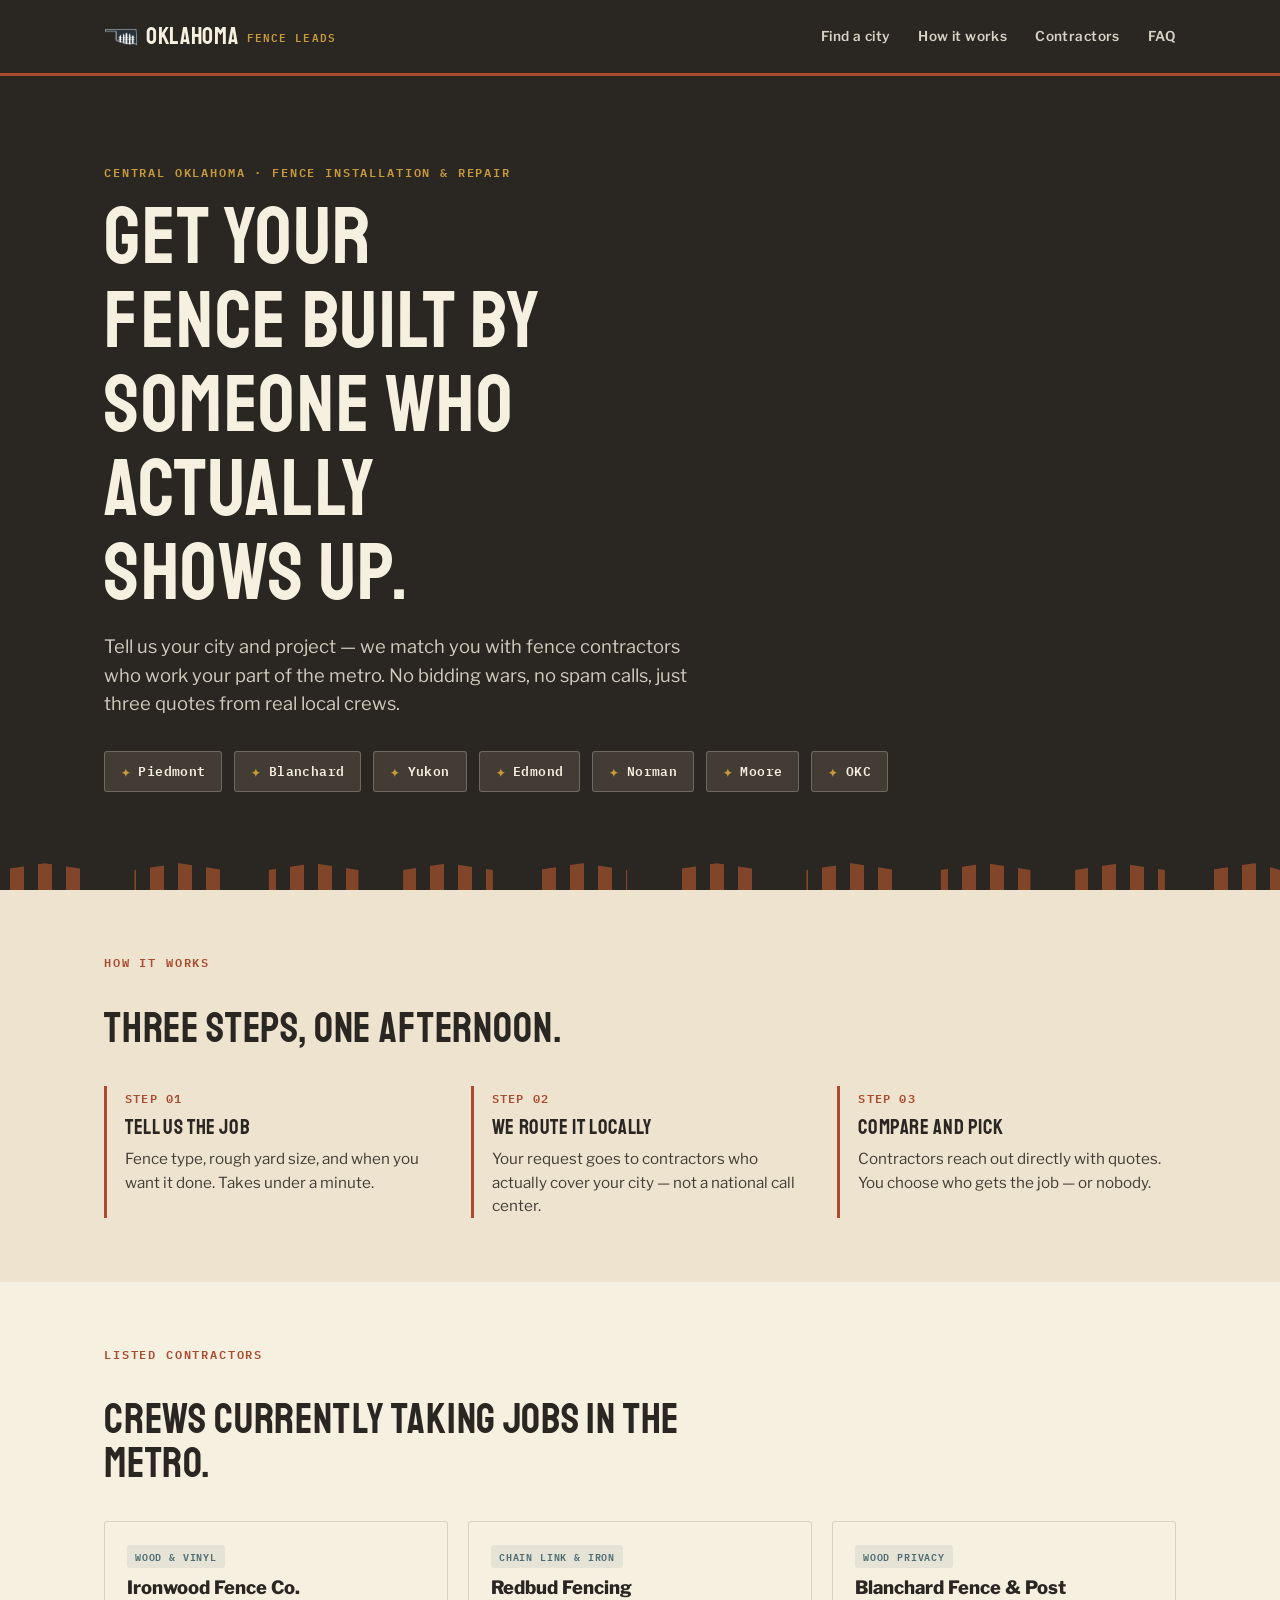
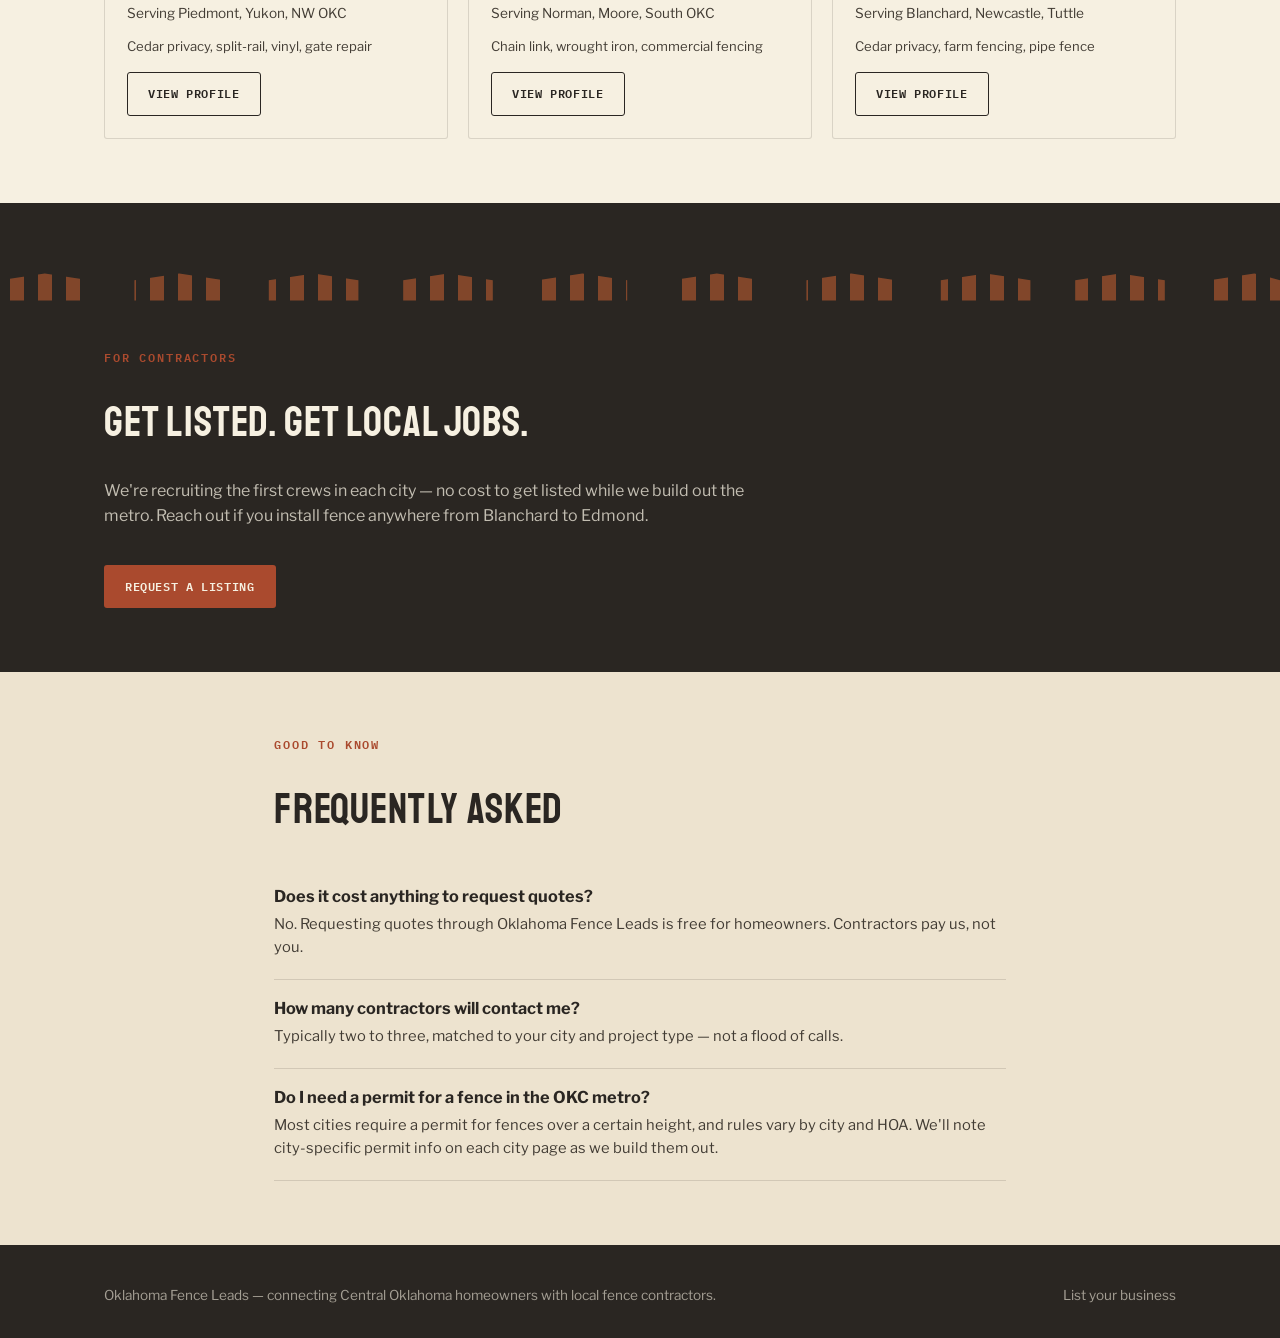
<file: index.html>
<!DOCTYPE html>
<html lang="en">
<head>
<meta charset="UTF-8">
<meta name="viewport" content="width=device-width, initial-scale=1.0">
<title>Oklahoma Fence Leads — Find Fence Contractors Across Central Oklahoma</title>
<link rel="stylesheet" href="style.css">
</head>
<body>

<header class="site-header">
  <div class="wrap">
    <a href="index.html" class="logo"><img src="logo-icon.png" alt="" class="logo-icon">OKLAHOMA <span>FENCE LEADS</span></a>
    <nav class="nav-links">
      <a href="#cities">Find a city</a>
      <a href="#how">How it works</a>
      <a href="#businesses">Contractors</a>
      <a href="#faq">FAQ</a>
    </nav>
  </div>
</header>

<section class="hero">
  <div class="wrap">
    <span class="eyebrow">Central Oklahoma · Fence Installation &amp; Repair</span>
    <h1>Get your fence built by someone who actually shows up.</h1>
    <p class="lede">Tell us your city and project — we match you with fence contractors who work your part of the metro. No bidding wars, no spam calls, just three quotes from real local crews.</p>

    <div id="cities" class="city-picker">
      <a href="fence-piedmont/" class="city-chip">Piedmont</a>
      <a href="fence-blanchard/" class="city-chip">Blanchard</a>
      <a href="fence-yukon/" class="city-chip">Yukon</a>
      <a href="fence-edmond/" class="city-chip">Edmond</a>
      <a href="fence-norman/" class="city-chip">Norman</a>
      <a href="fence-moore/" class="city-chip">Moore</a>
      <a href="fence-okc/" class="city-chip">OKC</a>
    </div>
  </div>
  <div class="picket-divider"></div>
</section>

<section id="how" class="bg-limestone">
  <div class="wrap">
    <div class="section-head">
      <span class="eyebrow">How it works</span>
      <h2>Three steps, one afternoon.</h2>
    </div>
    <div class="steps">
      <div class="step">
        <span class="num">STEP 01</span>
        <h3>Tell us the job</h3>
        <p>Fence type, rough yard size, and when you want it done. Takes under a minute.</p>
      </div>
      <div class="step">
        <span class="num">STEP 02</span>
        <h3>We route it locally</h3>
        <p>Your request goes to contractors who actually cover your city — not a national call center.</p>
      </div>
      <div class="step">
        <span class="num">STEP 03</span>
        <h3>Compare and pick</h3>
        <p>Contractors reach out directly with quotes. You choose who gets the job — or nobody.</p>
      </div>
    </div>
  </div>
</section>

<section id="businesses">
  <div class="wrap">
    <div class="section-head">
      <span class="eyebrow">Listed contractors</span>
      <h2>Crews currently taking jobs in the metro.</h2>
    </div>
    <div class="card-grid">

      <div class="biz-card">
        <span class="badge">Wood &amp; Vinyl</span>
        <h3>Ironwood Fence Co.</h3>
        <div class="meta">Serving Piedmont, Yukon, NW OKC</div>
        <div class="services">Cedar privacy, split-rail, vinyl, gate repair</div>
        <div class="card-actions">
          <a href="ironwood-fence-co/" class="btn btn-outline">View profile</a>
        </div>
      </div>

      <div class="biz-card">
        <span class="badge">Chain Link &amp; Iron</span>
        <h3>Redbud Fencing</h3>
        <div class="meta">Serving Norman, Moore, South OKC</div>
        <div class="services">Chain link, wrought iron, commercial fencing</div>
        <div class="card-actions">
          <a href="#" class="btn btn-outline">View profile</a>
        </div>
      </div>

      <div class="biz-card">
        <span class="badge">Wood Privacy</span>
        <h3>Blanchard Fence &amp; Post</h3>
        <div class="meta">Serving Blanchard, Newcastle, Tuttle</div>
        <div class="services">Cedar privacy, farm fencing, pipe fence</div>
        <div class="card-actions">
          <a href="#" class="btn btn-outline">View profile</a>
        </div>
      </div>

    </div>
  </div>
</section>

<section class="bg-iron">
  <div class="picket-divider"></div>
  <div class="wrap" style="padding-top: 48px;">
    <div class="section-head">
      <span class="eyebrow">For contractors</span>
      <h2>Get listed. Get local jobs.</h2>
      <p style="color: rgba(246,240,225,0.75); margin-top: 12px;">We're recruiting the first crews in each city — no cost to get listed while we build out the metro. Reach out if you install fence anywhere from Blanchard to Edmond.</p>
    </div>
    <a href="#" class="btn btn-primary">Request a listing</a>
  </div>
</section>

<section id="faq" class="bg-limestone">
  <div class="wrap" style="max-width: 780px;">
    <div class="section-head">
      <span class="eyebrow">Good to know</span>
      <h2>Frequently asked</h2>
    </div>
    <div class="faq-item">
      <h3>Does it cost anything to request quotes?</h3>
      <p>No. Requesting quotes through Oklahoma Fence Leads is free for homeowners. Contractors pay us, not you.</p>
    </div>
    <div class="faq-item">
      <h3>How many contractors will contact me?</h3>
      <p>Typically two to three, matched to your city and project type — not a flood of calls.</p>
    </div>
    <div class="faq-item">
      <h3>Do I need a permit for a fence in the OKC metro?</h3>
      <p>Most cities require a permit for fences over a certain height, and rules vary by city and HOA. We'll note city-specific permit info on each city page as we build them out.</p>
    </div>
  </div>
</section>

<footer class="site-footer">
  <div class="wrap">
    <div>Oklahoma Fence Leads — connecting Central Oklahoma homeowners with local fence contractors.</div>
    <div><a href="#">List your business</a></div>
  </div>
</footer>

</body>
</html>
</file>
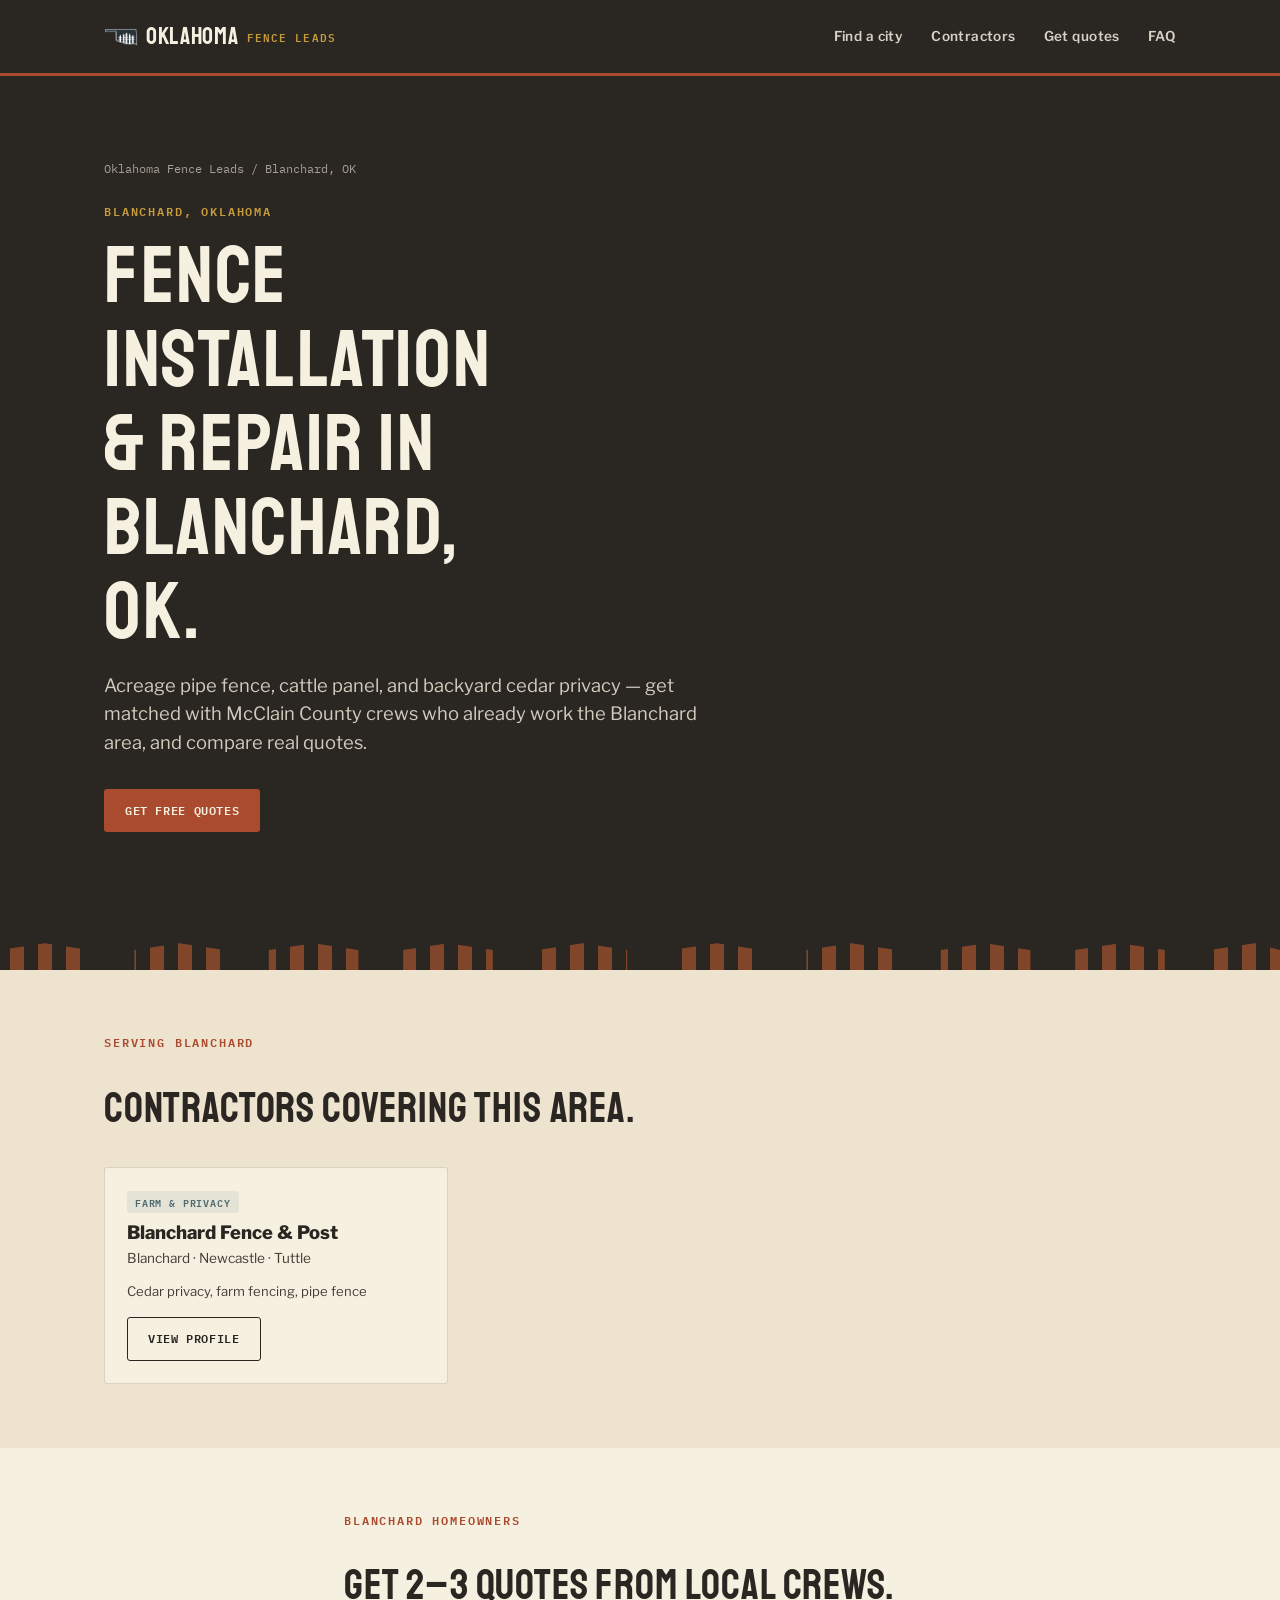
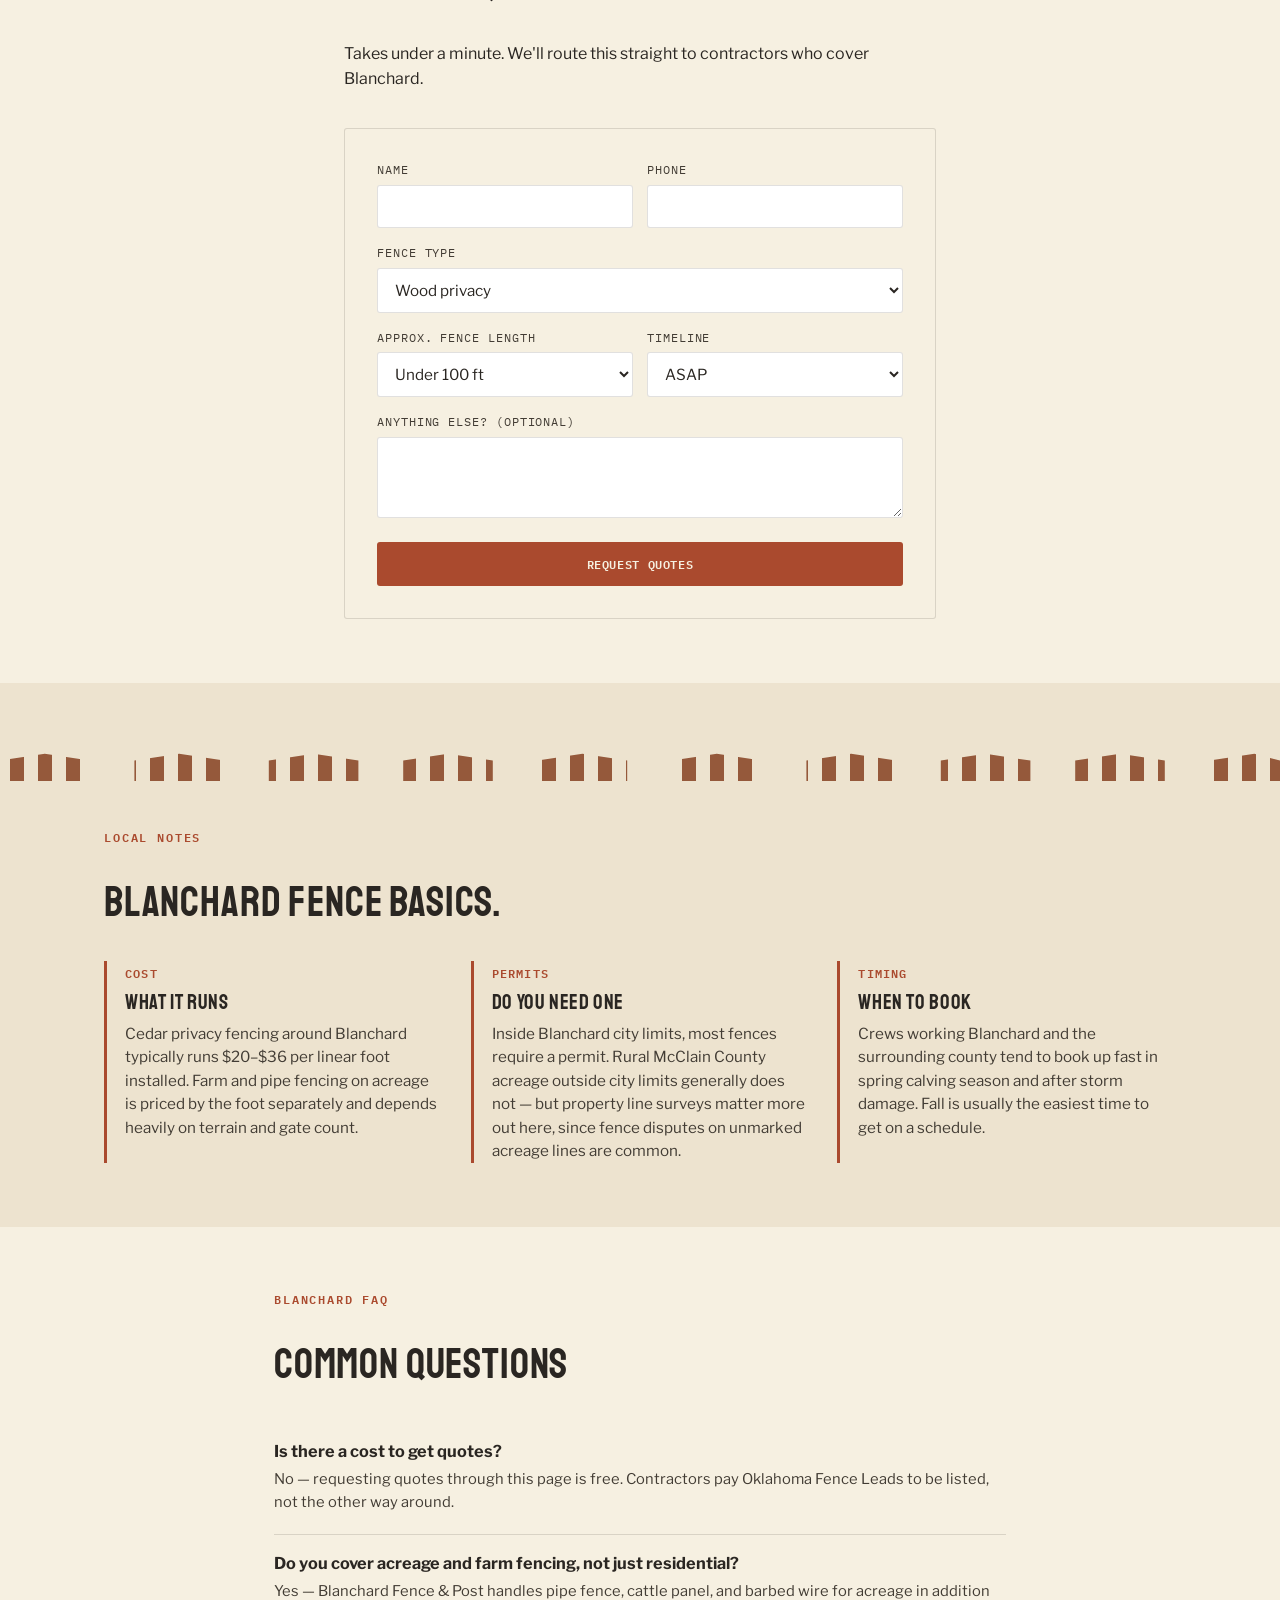
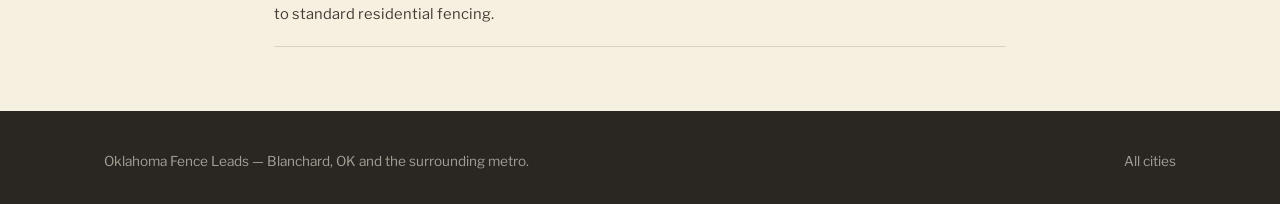
<file: fence-blanchard/index.html>
<!DOCTYPE html>
<html lang="en">
<head>
<meta charset="UTF-8">
<meta name="viewport" content="width=device-width, initial-scale=1.0">
<title>Fence Installation in Blanchard, OK — Get Local Quotes | Oklahoma Fence Leads</title>
<link rel="stylesheet" href="style.css">
</head>
<body>

<header class="site-header">
  <div class="wrap">
    <a href="../" class="logo"><img src="../logo-icon.png" alt="" class="logo-icon">OKLAHOMA <span>FENCE LEADS</span></a>
    <nav class="nav-links">
      <a href="../#cities">Find a city</a>
      <a href="#contractors">Contractors</a>
      <a href="#quote">Get quotes</a>
      <a href="#faq">FAQ</a>
    </nav>
  </div>
</header>

<section class="hero" style="padding-bottom: 0;">
  <div class="wrap">
    <div class="breadcrumb"><a href="../">Oklahoma Fence Leads</a> / Blanchard, OK</div>
    <span class="eyebrow">Blanchard, Oklahoma</span>
    <h1>Fence installation &amp; repair in Blanchard, OK.</h1>
    <p class="lede">Acreage pipe fence, cattle panel, and backyard cedar privacy — get matched with McClain County crews who already work the Blanchard area, and compare real quotes.</p>
    <a href="#quote" class="btn btn-primary">Get free quotes</a>
  </div>
  <div class="picket-divider" style="margin-top: 48px;"></div>
</section>

<section id="contractors" class="bg-limestone">
  <div class="wrap">
    <div class="section-head">
      <span class="eyebrow">Serving Blanchard</span>
      <h2>Contractors covering this area.</h2>
    </div>
    <div class="card-grid">
      <div class="biz-card">
        <span class="badge">Farm &amp; Privacy</span>
        <h3>Blanchard Fence &amp; Post</h3>
        <div class="meta">Blanchard · Newcastle · Tuttle</div>
        <div class="services">Cedar privacy, farm fencing, pipe fence</div>
        <div class="card-actions">
          <a href="#" class="btn btn-outline">View profile</a>
        </div>
      </div>
    </div>
  </div>
</section>

<section id="quote">
  <div class="wrap" style="max-width: 640px;">
    <div class="section-head">
      <span class="eyebrow">Blanchard homeowners</span>
      <h2>Get 2–3 quotes from local crews.</h2>
      <p>Takes under a minute. We'll route this straight to contractors who cover Blanchard.</p>
    </div>

    <form class="lead-form" id="leadForm" action="https://formspree.io/f/xdaqpaak" method="POST">
      <input type="hidden" name="_subject" value="New lead — Blanchard, OK">
      <input type="hidden" name="source_page" value="city-blanchard">
      <input type="hidden" name="city" value="Blanchard">
      <div class="form-row">
        <div class="field">
          <label for="name">Name</label>
          <input type="text" id="name" name="name" required>
        </div>
        <div class="field">
          <label for="phone">Phone</label>
          <input type="tel" id="phone" name="phone" required>
        </div>
      </div>
      <div class="field">
        <label for="fenceType">Fence type</label>
        <select id="fenceType" name="fence_type">
          <option>Wood privacy</option>
          <option>Split-rail / ranch</option>
          <option>Chain link</option>
          <option>Vinyl</option>
          <option>Wrought iron / ornamental</option>
          <option>Farm / pipe / cattle</option>
          <option>Not sure yet</option>
        </select>
      </div>
      <div class="form-row">
        <div class="field">
          <label for="length">Approx. fence length</label>
          <select id="length" name="fence_length">
            <option>Under 100 ft</option>
            <option>100–200 ft</option>
            <option>200–400 ft</option>
            <option>400+ ft (acreage)</option>
          </select>
        </div>
        <div class="field">
          <label for="timeline">Timeline</label>
          <select id="timeline" name="timeline">
            <option>ASAP</option>
            <option>Within a month</option>
            <option>Just getting quotes</option>
          </select>
        </div>
      </div>
      <div class="field">
        <label for="notes">Anything else? (optional)</label>
        <textarea id="notes" name="notes" rows="3"></textarea>
      </div>
      <button type="submit" class="btn btn-primary btn-block">Request quotes</button>
      <p class="form-error" id="formError" style="display:none; color: var(--clay); font-size: 0.85rem; margin: 12px 0 0;">
        Something went wrong sending that — please try again, or call us directly.
      </p>
    </form>

    <div class="confirm-box" id="confirmBox">
      <strong>Request sent.</strong>
      Blanchard contractors on Oklahoma Fence Leads will reach out directly, usually within a day or two.
    </div>
  </div>
</section>

<section class="bg-limestone">
  <div class="picket-divider"></div>
  <div class="wrap" style="padding-top: 48px;">
    <div class="section-head">
      <span class="eyebrow">Local notes</span>
      <h2>Blanchard fence basics.</h2>
    </div>
    <div class="steps">
      <div class="step">
        <span class="num">COST</span>
        <h3>What it runs</h3>
        <p>Cedar privacy fencing around Blanchard typically runs $20–$36 per linear foot installed. Farm and pipe fencing on acreage is priced by the foot separately and depends heavily on terrain and gate count.</p>
      </div>
      <div class="step">
        <span class="num">PERMITS</span>
        <h3>Do you need one</h3>
        <p>Inside Blanchard city limits, most fences require a permit. Rural McClain County acreage outside city limits generally does not — but property line surveys matter more out here, since fence disputes on unmarked acreage lines are common.</p>
      </div>
      <div class="step">
        <span class="num">TIMING</span>
        <h3>When to book</h3>
        <p>Crews working Blanchard and the surrounding county tend to book up fast in spring calving season and after storm damage. Fall is usually the easiest time to get on a schedule.</p>
      </div>
    </div>
  </div>
</section>

<section id="faq">
  <div class="wrap" style="max-width: 780px;">
    <div class="section-head">
      <span class="eyebrow">Blanchard FAQ</span>
      <h2>Common questions</h2>
    </div>
    <div class="faq-item">
      <h3>Is there a cost to get quotes?</h3>
      <p>No — requesting quotes through this page is free. Contractors pay Oklahoma Fence Leads to be listed, not the other way around.</p>
    </div>
    <div class="faq-item">
      <h3>Do you cover acreage and farm fencing, not just residential?</h3>
      <p>Yes — Blanchard Fence &amp; Post handles pipe fence, cattle panel, and barbed wire for acreage in addition to standard residential fencing.</p>
    </div>
  </div>
</section>

<footer class="site-footer">
  <div class="wrap">
    <div>Oklahoma Fence Leads — Blanchard, OK and the surrounding metro.</div>
    <div><a href="../">All cities</a></div>
  </div>
</footer>

<script>
document.getElementById('leadForm').addEventListener('submit', function(e) {
  e.preventDefault();
  const form = this;
  const errorMsg = document.getElementById('formError');
  const submitBtn = form.querySelector('button[type="submit"]');
  errorMsg.style.display = 'none';
  submitBtn.disabled = true;
  submitBtn.textContent = 'Sending…';

  fetch(form.action, {
    method: 'POST',
    body: new FormData(form),
    headers: { 'Accept': 'application/json' }
  })
    .then(response => {
      if (response.ok) {
        form.style.display = 'none';
        document.getElementById('confirmBox').style.display = 'block';
      } else {
        throw new Error('Form submission failed');
      }
    })
    .catch(() => {
      errorMsg.style.display = 'block';
      submitBtn.disabled = false;
      submitBtn.textContent = 'Request quotes';
    });
});
</script>

</body>
</html>
</file>
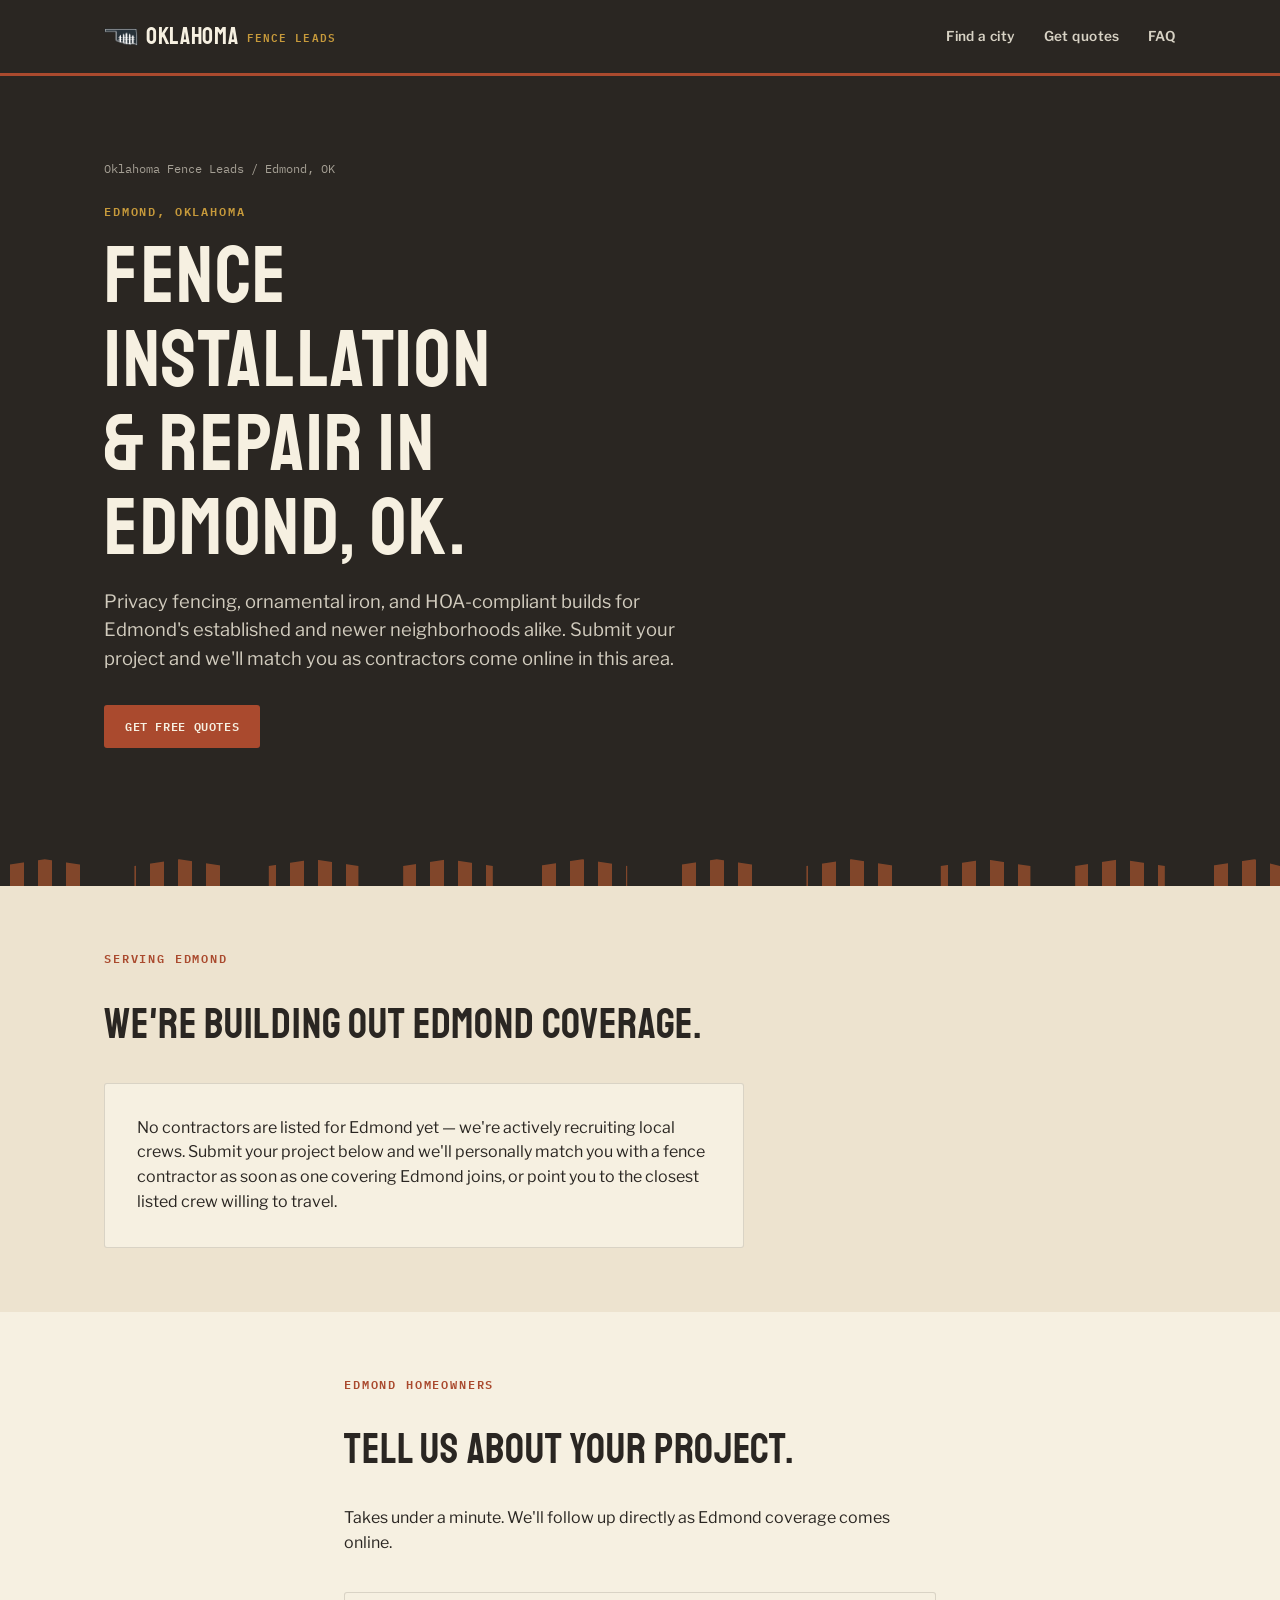
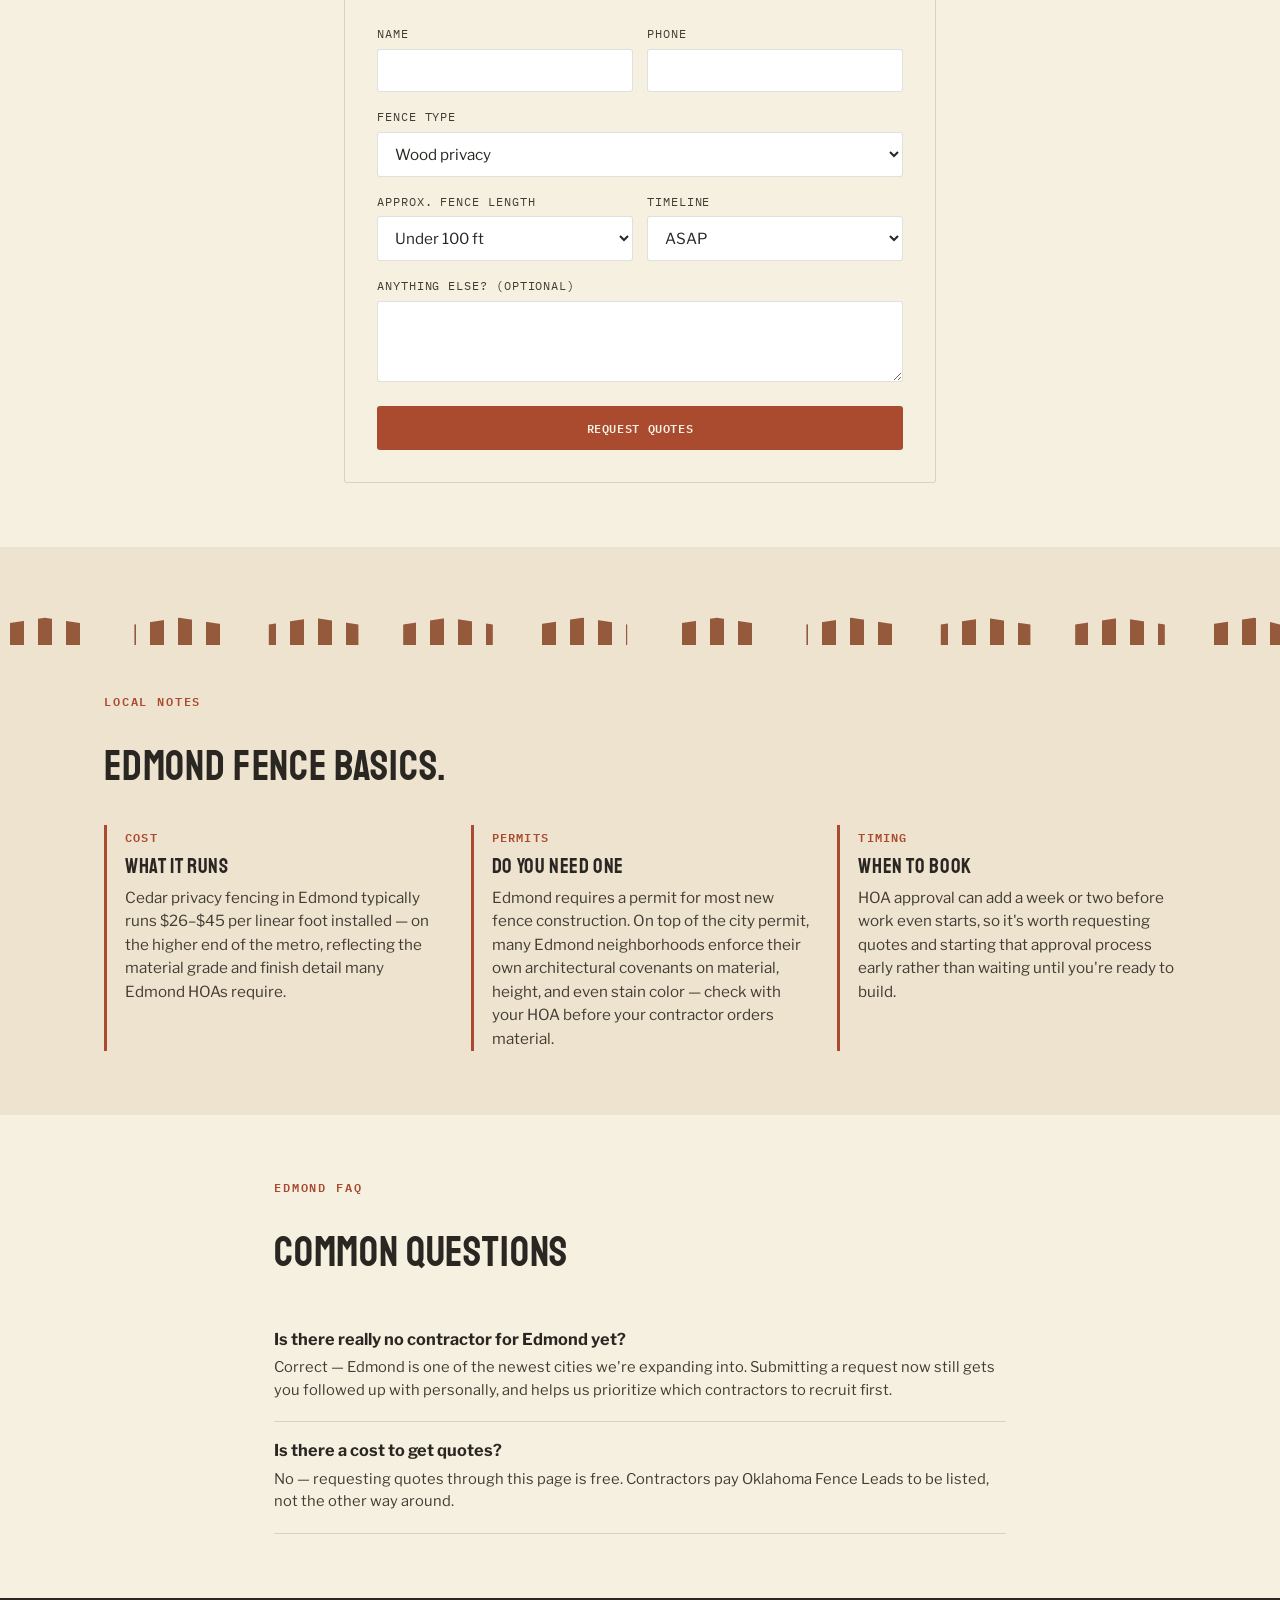
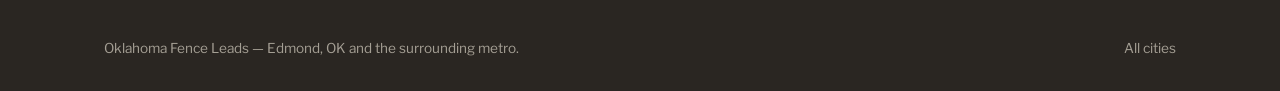
<file: fence-edmond/index.html>
<!DOCTYPE html>
<html lang="en">
<head>
<meta charset="UTF-8">
<meta name="viewport" content="width=device-width, initial-scale=1.0">
<title>Fence Installation in Edmond, OK — Get Local Quotes | Oklahoma Fence Leads</title>
<link rel="stylesheet" href="style.css">
</head>
<body>

<header class="site-header">
  <div class="wrap">
    <a href="../" class="logo"><img src="../logo-icon.png" alt="" class="logo-icon">OKLAHOMA <span>FENCE LEADS</span></a>
    <nav class="nav-links">
      <a href="../#cities">Find a city</a>
      <a href="#quote">Get quotes</a>
      <a href="#faq">FAQ</a>
    </nav>
  </div>
</header>

<section class="hero" style="padding-bottom: 0;">
  <div class="wrap">
    <div class="breadcrumb"><a href="../">Oklahoma Fence Leads</a> / Edmond, OK</div>
    <span class="eyebrow">Edmond, Oklahoma</span>
    <h1>Fence installation &amp; repair in Edmond, OK.</h1>
    <p class="lede">Privacy fencing, ornamental iron, and HOA-compliant builds for Edmond's established and newer neighborhoods alike. Submit your project and we'll match you as contractors come online in this area.</p>
    <a href="#quote" class="btn btn-primary">Get free quotes</a>
  </div>
  <div class="picket-divider" style="margin-top: 48px;"></div>
</section>

<section id="contractors" class="bg-limestone">
  <div class="wrap">
    <div class="section-head">
      <span class="eyebrow">Serving Edmond</span>
      <h2>We're building out Edmond coverage.</h2>
    </div>
    <div class="lead-form" style="max-width: 640px;">
      <p style="margin-bottom: 0;">No contractors are listed for Edmond yet — we're actively recruiting local crews. Submit your project below and we'll personally match you with a fence contractor as soon as one covering Edmond joins, or point you to the closest listed crew willing to travel.</p>
    </div>
  </div>
</section>

<section id="quote">
  <div class="wrap" style="max-width: 640px;">
    <div class="section-head">
      <span class="eyebrow">Edmond homeowners</span>
      <h2>Tell us about your project.</h2>
      <p>Takes under a minute. We'll follow up directly as Edmond coverage comes online.</p>
    </div>

    <form class="lead-form" id="leadForm" action="https://formspree.io/f/xdaqpaak" method="POST">
      <input type="hidden" name="_subject" value="New lead — Edmond, OK">
      <input type="hidden" name="source_page" value="city-edmond">
      <input type="hidden" name="city" value="Edmond">
      <div class="form-row">
        <div class="field">
          <label for="name">Name</label>
          <input type="text" id="name" name="name" required>
        </div>
        <div class="field">
          <label for="phone">Phone</label>
          <input type="tel" id="phone" name="phone" required>
        </div>
      </div>
      <div class="field">
        <label for="fenceType">Fence type</label>
        <select id="fenceType" name="fence_type">
          <option>Wood privacy</option>
          <option>Split-rail / ranch</option>
          <option>Chain link</option>
          <option>Vinyl</option>
          <option>Wrought iron / ornamental</option>
          <option>Farm / pipe / cattle</option>
          <option>Not sure yet</option>
        </select>
      </div>
      <div class="form-row">
        <div class="field">
          <label for="length">Approx. fence length</label>
          <select id="length" name="fence_length">
            <option>Under 100 ft</option>
            <option>100–200 ft</option>
            <option>200–400 ft</option>
            <option>400+ ft (acreage)</option>
          </select>
        </div>
        <div class="field">
          <label for="timeline">Timeline</label>
          <select id="timeline" name="timeline">
            <option>ASAP</option>
            <option>Within a month</option>
            <option>Just getting quotes</option>
          </select>
        </div>
      </div>
      <div class="field">
        <label for="notes">Anything else? (optional)</label>
        <textarea id="notes" name="notes" rows="3"></textarea>
      </div>
      <button type="submit" class="btn btn-primary btn-block">Request quotes</button>
      <p class="form-error" id="formError" style="display:none; color: var(--clay); font-size: 0.85rem; margin: 12px 0 0;">
        Something went wrong sending that — please try again, or call us directly.
      </p>
    </form>

    <div class="confirm-box" id="confirmBox">
      <strong>Request sent.</strong>
      We'll personally follow up about Edmond coverage — usually within a day or two.
    </div>
  </div>
</section>

<section class="bg-limestone">
  <div class="picket-divider"></div>
  <div class="wrap" style="padding-top: 48px;">
    <div class="section-head">
      <span class="eyebrow">Local notes</span>
      <h2>Edmond fence basics.</h2>
    </div>
    <div class="steps">
      <div class="step">
        <span class="num">COST</span>
        <h3>What it runs</h3>
        <p>Cedar privacy fencing in Edmond typically runs $26–$45 per linear foot installed — on the higher end of the metro, reflecting the material grade and finish detail many Edmond HOAs require.</p>
      </div>
      <div class="step">
        <span class="num">PERMITS</span>
        <h3>Do you need one</h3>
        <p>Edmond requires a permit for most new fence construction. On top of the city permit, many Edmond neighborhoods enforce their own architectural covenants on material, height, and even stain color — check with your HOA before your contractor orders material.</p>
      </div>
      <div class="step">
        <span class="num">TIMING</span>
        <h3>When to book</h3>
        <p>HOA approval can add a week or two before work even starts, so it's worth requesting quotes and starting that approval process early rather than waiting until you're ready to build.</p>
      </div>
    </div>
  </div>
</section>

<section id="faq">
  <div class="wrap" style="max-width: 780px;">
    <div class="section-head">
      <span class="eyebrow">Edmond FAQ</span>
      <h2>Common questions</h2>
    </div>
    <div class="faq-item">
      <h3>Is there really no contractor for Edmond yet?</h3>
      <p>Correct — Edmond is one of the newest cities we're expanding into. Submitting a request now still gets you followed up with personally, and helps us prioritize which contractors to recruit first.</p>
    </div>
    <div class="faq-item">
      <h3>Is there a cost to get quotes?</h3>
      <p>No — requesting quotes through this page is free. Contractors pay Oklahoma Fence Leads to be listed, not the other way around.</p>
    </div>
  </div>
</section>

<footer class="site-footer">
  <div class="wrap">
    <div>Oklahoma Fence Leads — Edmond, OK and the surrounding metro.</div>
    <div><a href="../">All cities</a></div>
  </div>
</footer>

<script>
document.getElementById('leadForm').addEventListener('submit', function(e) {
  e.preventDefault();
  const form = this;
  const errorMsg = document.getElementById('formError');
  const submitBtn = form.querySelector('button[type="submit"]');
  errorMsg.style.display = 'none';
  submitBtn.disabled = true;
  submitBtn.textContent = 'Sending…';

  fetch(form.action, {
    method: 'POST',
    body: new FormData(form),
    headers: { 'Accept': 'application/json' }
  })
    .then(response => {
      if (response.ok) {
        form.style.display = 'none';
        document.getElementById('confirmBox').style.display = 'block';
      } else {
        throw new Error('Form submission failed');
      }
    })
    .catch(() => {
      errorMsg.style.display = 'block';
      submitBtn.disabled = false;
      submitBtn.textContent = 'Request quotes';
    });
});
</script>

</body>
</html>
</file>
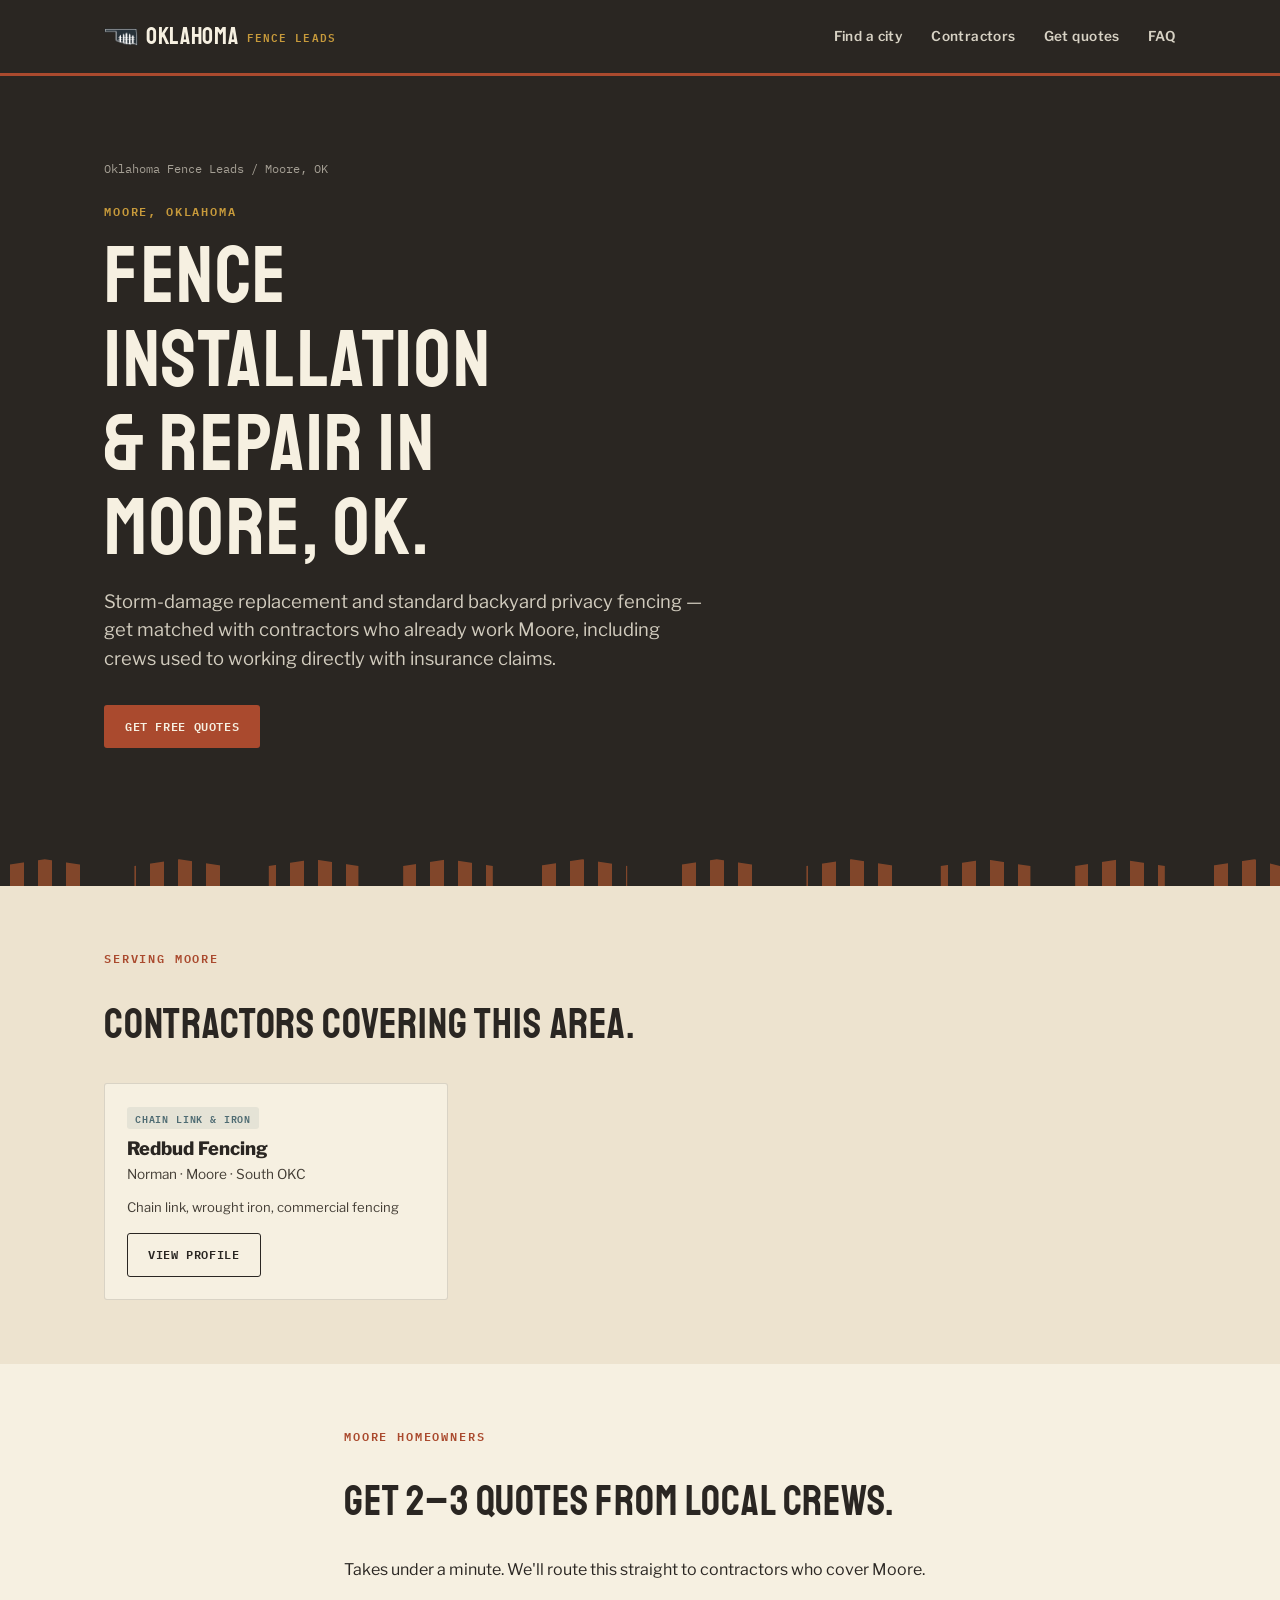
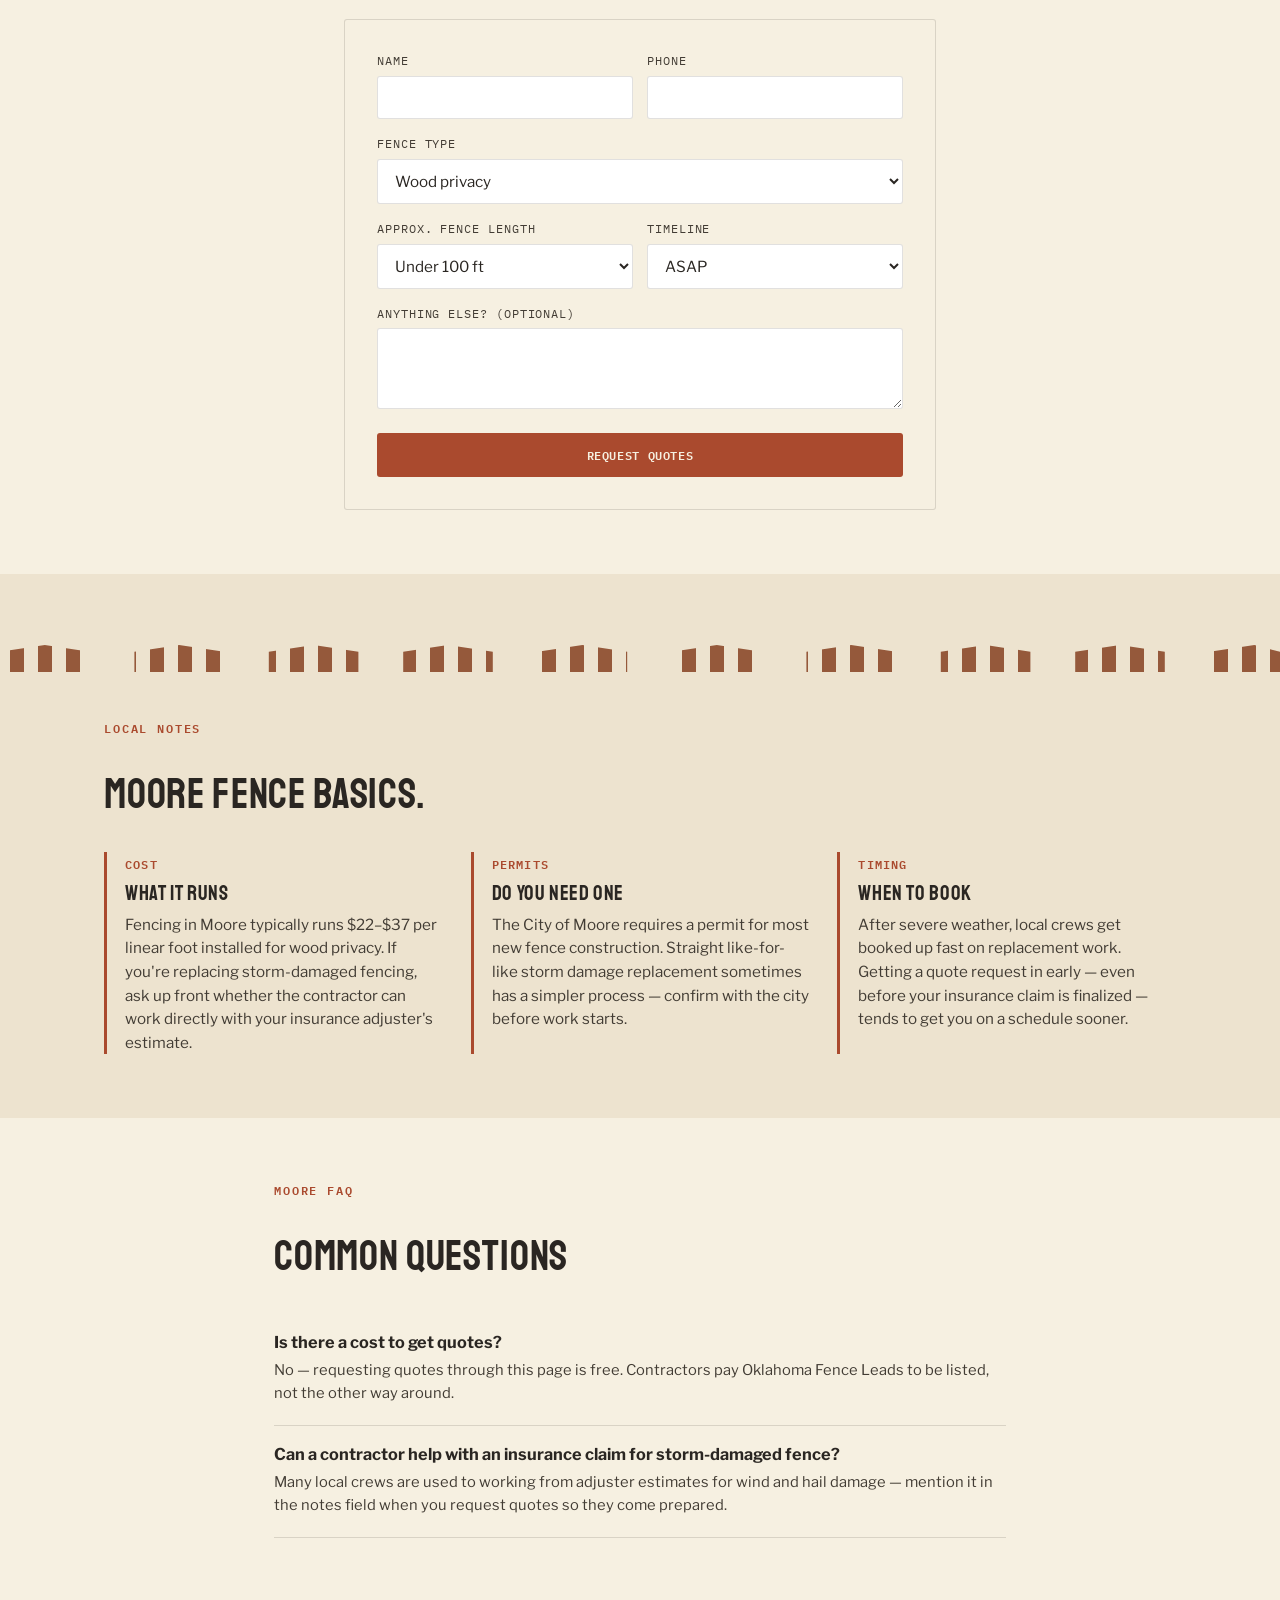
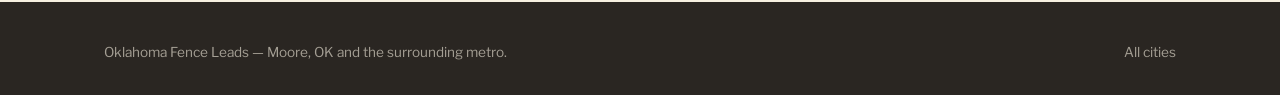
<file: fence-moore/index.html>
<!DOCTYPE html>
<html lang="en">
<head>
<meta charset="UTF-8">
<meta name="viewport" content="width=device-width, initial-scale=1.0">
<title>Fence Installation in Moore, OK — Get Local Quotes | Oklahoma Fence Leads</title>
<link rel="stylesheet" href="style.css">
</head>
<body>

<header class="site-header">
  <div class="wrap">
    <a href="../" class="logo"><img src="../logo-icon.png" alt="" class="logo-icon">OKLAHOMA <span>FENCE LEADS</span></a>
    <nav class="nav-links">
      <a href="../#cities">Find a city</a>
      <a href="#contractors">Contractors</a>
      <a href="#quote">Get quotes</a>
      <a href="#faq">FAQ</a>
    </nav>
  </div>
</header>

<section class="hero" style="padding-bottom: 0;">
  <div class="wrap">
    <div class="breadcrumb"><a href="../">Oklahoma Fence Leads</a> / Moore, OK</div>
    <span class="eyebrow">Moore, Oklahoma</span>
    <h1>Fence installation &amp; repair in Moore, OK.</h1>
    <p class="lede">Storm-damage replacement and standard backyard privacy fencing — get matched with contractors who already work Moore, including crews used to working directly with insurance claims.</p>
    <a href="#quote" class="btn btn-primary">Get free quotes</a>
  </div>
  <div class="picket-divider" style="margin-top: 48px;"></div>
</section>

<section id="contractors" class="bg-limestone">
  <div class="wrap">
    <div class="section-head">
      <span class="eyebrow">Serving Moore</span>
      <h2>Contractors covering this area.</h2>
    </div>
    <div class="card-grid">
      <div class="biz-card">
        <span class="badge">Chain Link &amp; Iron</span>
        <h3>Redbud Fencing</h3>
        <div class="meta">Norman · Moore · South OKC</div>
        <div class="services">Chain link, wrought iron, commercial fencing</div>
        <div class="card-actions">
          <a href="#" class="btn btn-outline">View profile</a>
        </div>
      </div>
    </div>
  </div>
</section>

<section id="quote">
  <div class="wrap" style="max-width: 640px;">
    <div class="section-head">
      <span class="eyebrow">Moore homeowners</span>
      <h2>Get 2–3 quotes from local crews.</h2>
      <p>Takes under a minute. We'll route this straight to contractors who cover Moore.</p>
    </div>

    <form class="lead-form" id="leadForm" action="https://formspree.io/f/xdaqpaak" method="POST">
      <input type="hidden" name="_subject" value="New lead — Moore, OK">
      <input type="hidden" name="source_page" value="city-moore">
      <input type="hidden" name="city" value="Moore">
      <div class="form-row">
        <div class="field">
          <label for="name">Name</label>
          <input type="text" id="name" name="name" required>
        </div>
        <div class="field">
          <label for="phone">Phone</label>
          <input type="tel" id="phone" name="phone" required>
        </div>
      </div>
      <div class="field">
        <label for="fenceType">Fence type</label>
        <select id="fenceType" name="fence_type">
          <option>Wood privacy</option>
          <option>Split-rail / ranch</option>
          <option>Chain link</option>
          <option>Vinyl</option>
          <option>Wrought iron / ornamental</option>
          <option>Farm / pipe / cattle</option>
          <option>Not sure yet</option>
        </select>
      </div>
      <div class="form-row">
        <div class="field">
          <label for="length">Approx. fence length</label>
          <select id="length" name="fence_length">
            <option>Under 100 ft</option>
            <option>100–200 ft</option>
            <option>200–400 ft</option>
            <option>400+ ft (acreage)</option>
          </select>
        </div>
        <div class="field">
          <label for="timeline">Timeline</label>
          <select id="timeline" name="timeline">
            <option>ASAP</option>
            <option>Within a month</option>
            <option>Just getting quotes</option>
          </select>
        </div>
      </div>
      <div class="field">
        <label for="notes">Anything else? (optional)</label>
        <textarea id="notes" name="notes" rows="3"></textarea>
      </div>
      <button type="submit" class="btn btn-primary btn-block">Request quotes</button>
      <p class="form-error" id="formError" style="display:none; color: var(--clay); font-size: 0.85rem; margin: 12px 0 0;">
        Something went wrong sending that — please try again, or call us directly.
      </p>
    </form>

    <div class="confirm-box" id="confirmBox">
      <strong>Request sent.</strong>
      Moore contractors on Oklahoma Fence Leads will reach out directly, usually within a day or two.
    </div>
  </div>
</section>

<section class="bg-limestone">
  <div class="picket-divider"></div>
  <div class="wrap" style="padding-top: 48px;">
    <div class="section-head">
      <span class="eyebrow">Local notes</span>
      <h2>Moore fence basics.</h2>
    </div>
    <div class="steps">
      <div class="step">
        <span class="num">COST</span>
        <h3>What it runs</h3>
        <p>Fencing in Moore typically runs $22–$37 per linear foot installed for wood privacy. If you're replacing storm-damaged fencing, ask up front whether the contractor can work directly with your insurance adjuster's estimate.</p>
      </div>
      <div class="step">
        <span class="num">PERMITS</span>
        <h3>Do you need one</h3>
        <p>The City of Moore requires a permit for most new fence construction. Straight like-for-like storm damage replacement sometimes has a simpler process — confirm with the city before work starts.</p>
      </div>
      <div class="step">
        <span class="num">TIMING</span>
        <h3>When to book</h3>
        <p>After severe weather, local crews get booked up fast on replacement work. Getting a quote request in early — even before your insurance claim is finalized — tends to get you on a schedule sooner.</p>
      </div>
    </div>
  </div>
</section>

<section id="faq">
  <div class="wrap" style="max-width: 780px;">
    <div class="section-head">
      <span class="eyebrow">Moore FAQ</span>
      <h2>Common questions</h2>
    </div>
    <div class="faq-item">
      <h3>Is there a cost to get quotes?</h3>
      <p>No — requesting quotes through this page is free. Contractors pay Oklahoma Fence Leads to be listed, not the other way around.</p>
    </div>
    <div class="faq-item">
      <h3>Can a contractor help with an insurance claim for storm-damaged fence?</h3>
      <p>Many local crews are used to working from adjuster estimates for wind and hail damage — mention it in the notes field when you request quotes so they come prepared.</p>
    </div>
  </div>
</section>

<footer class="site-footer">
  <div class="wrap">
    <div>Oklahoma Fence Leads — Moore, OK and the surrounding metro.</div>
    <div><a href="../">All cities</a></div>
  </div>
</footer>

<script>
document.getElementById('leadForm').addEventListener('submit', function(e) {
  e.preventDefault();
  const form = this;
  const errorMsg = document.getElementById('formError');
  const submitBtn = form.querySelector('button[type="submit"]');
  errorMsg.style.display = 'none';
  submitBtn.disabled = true;
  submitBtn.textContent = 'Sending…';

  fetch(form.action, {
    method: 'POST',
    body: new FormData(form),
    headers: { 'Accept': 'application/json' }
  })
    .then(response => {
      if (response.ok) {
        form.style.display = 'none';
        document.getElementById('confirmBox').style.display = 'block';
      } else {
        throw new Error('Form submission failed');
      }
    })
    .catch(() => {
      errorMsg.style.display = 'block';
      submitBtn.disabled = false;
      submitBtn.textContent = 'Request quotes';
    });
});
</script>

</body>
</html>
</file>
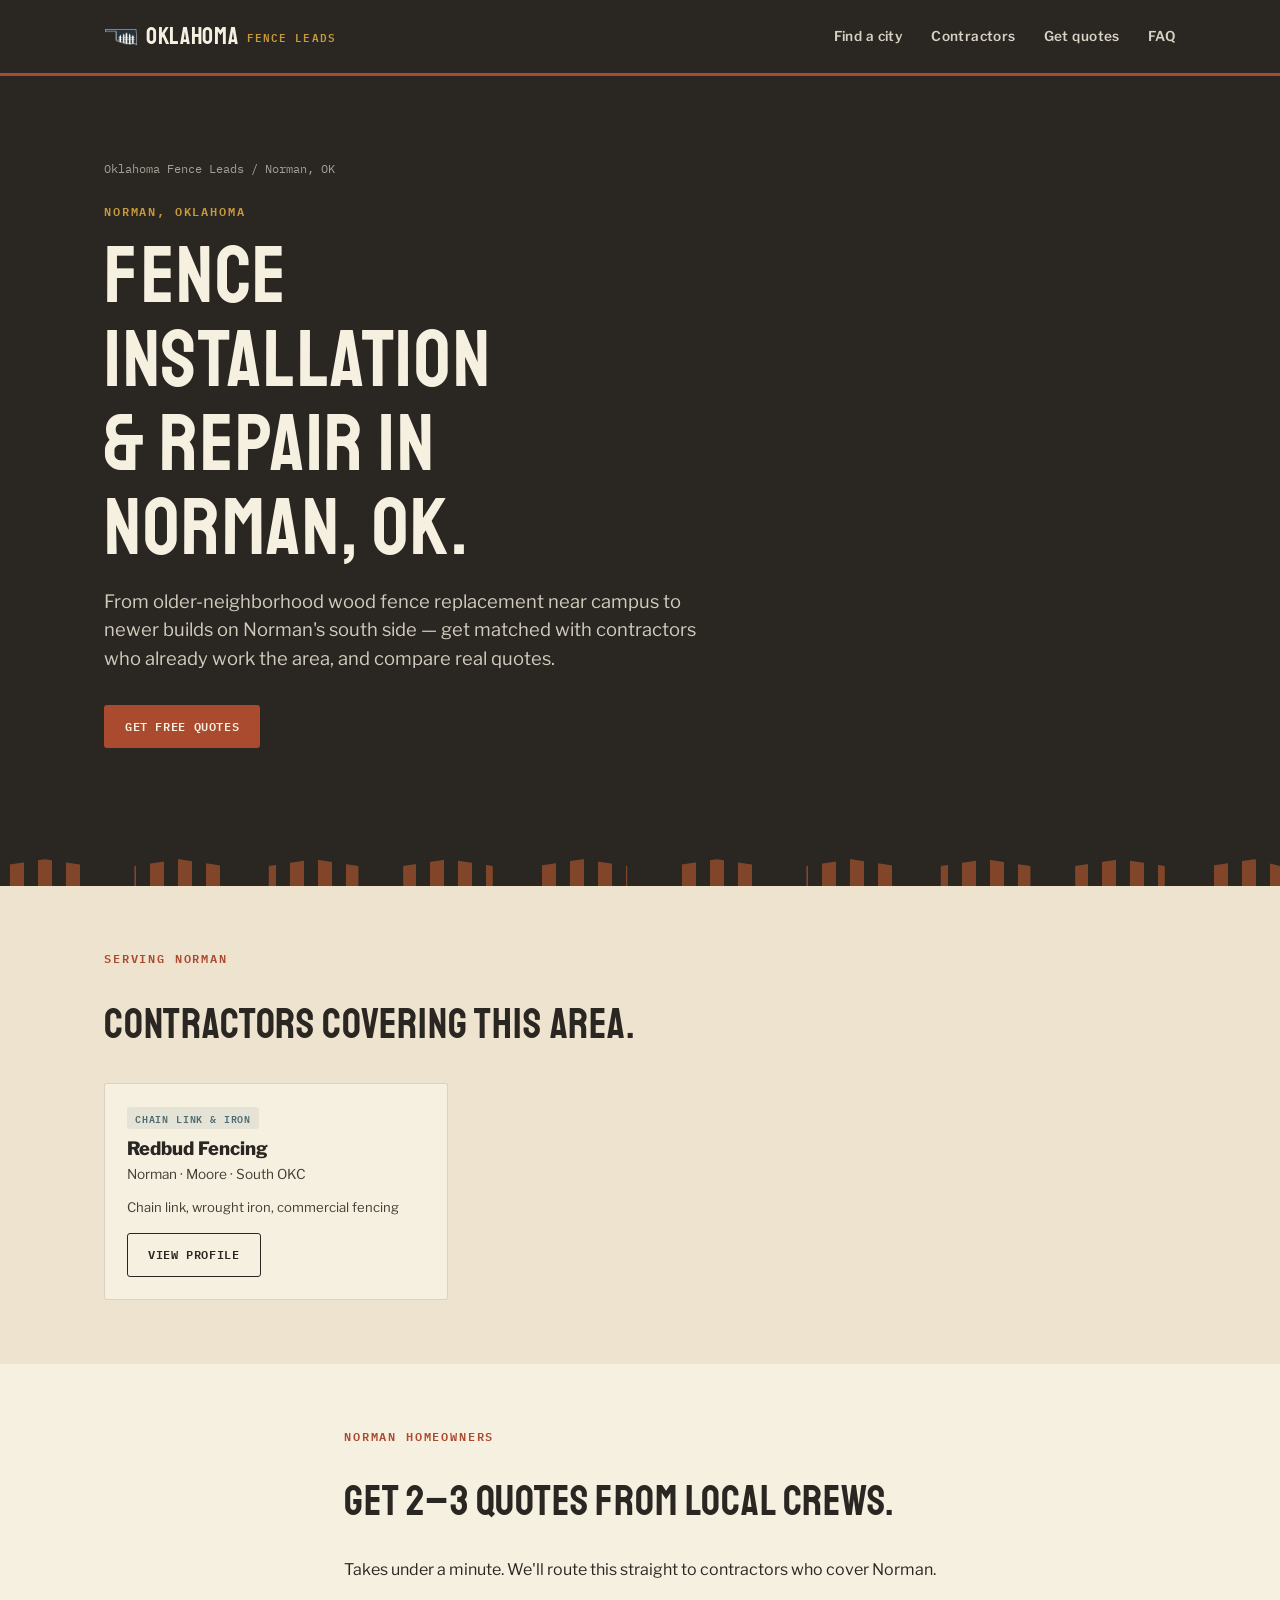
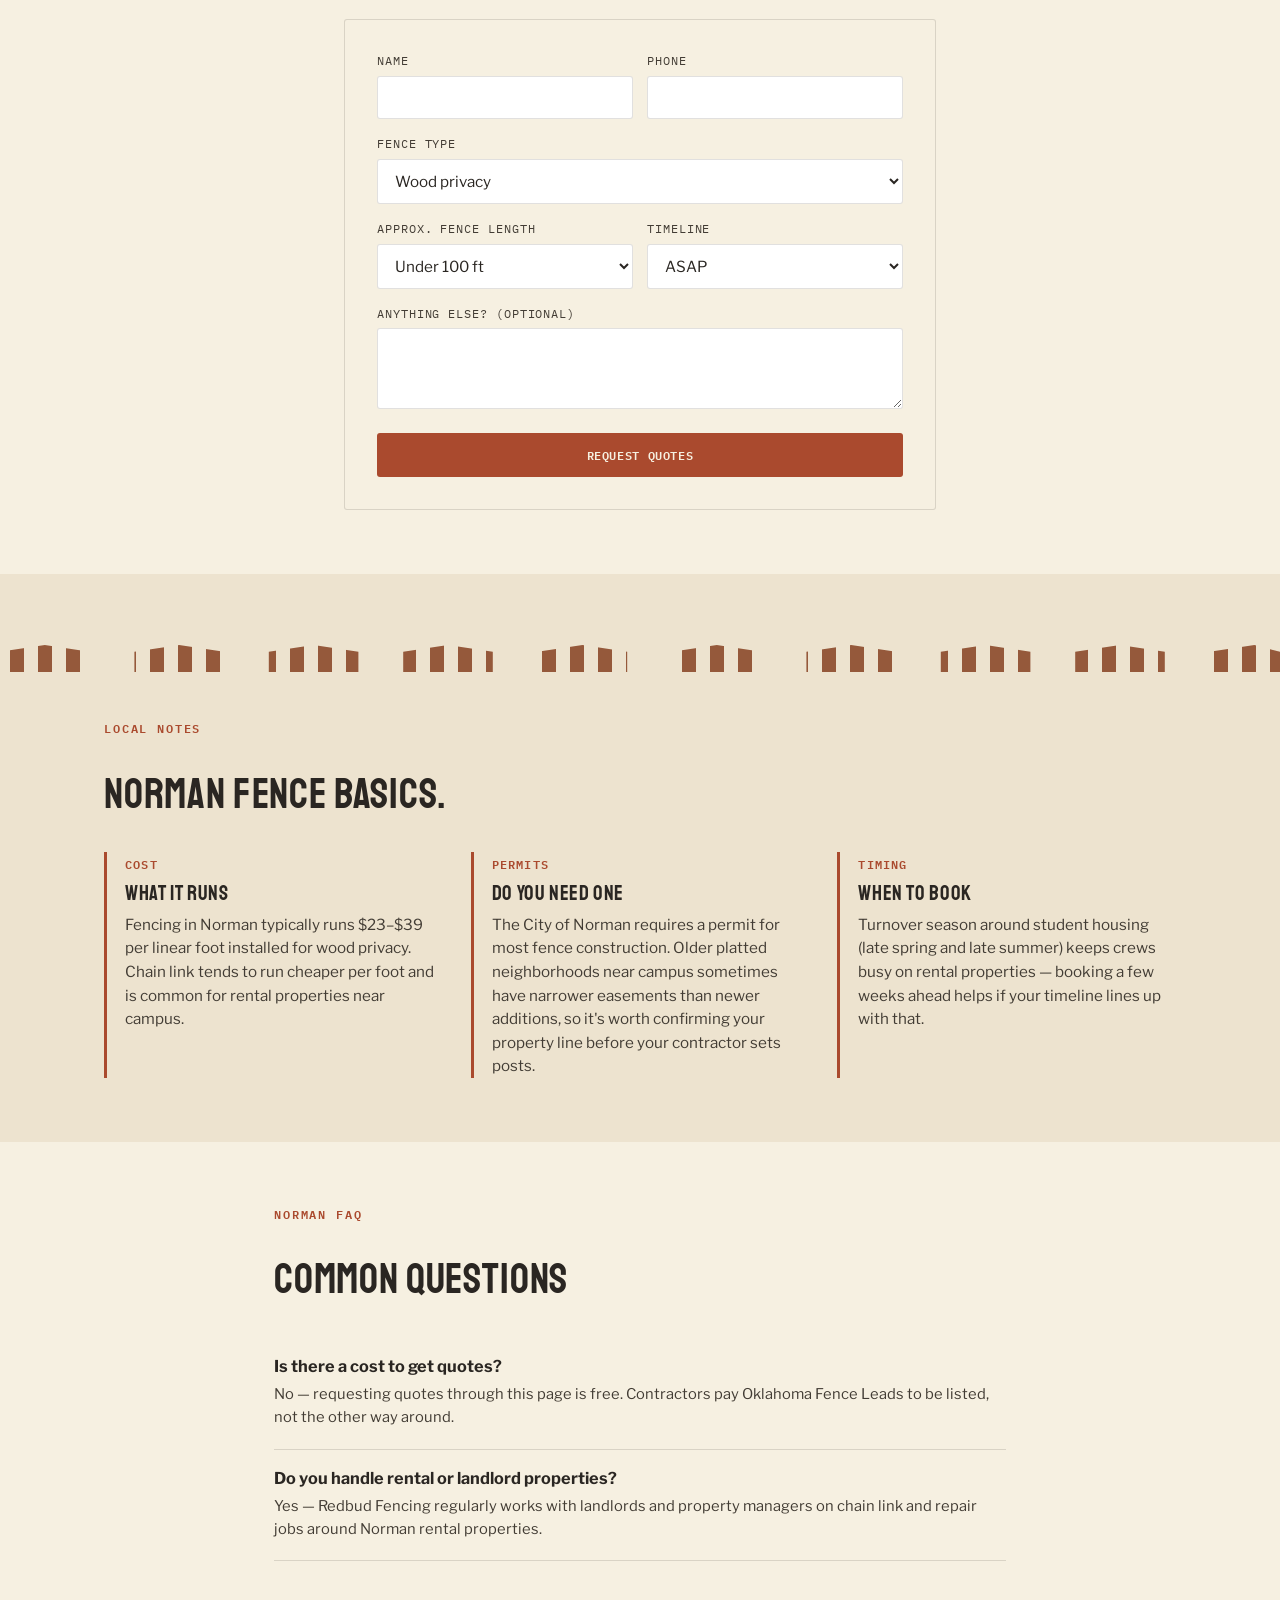
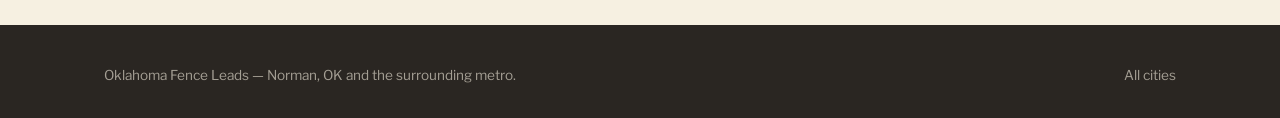
<file: fence-norman/index.html>
<!DOCTYPE html>
<html lang="en">
<head>
<meta charset="UTF-8">
<meta name="viewport" content="width=device-width, initial-scale=1.0">
<title>Fence Installation in Norman, OK — Get Local Quotes | Oklahoma Fence Leads</title>
<link rel="stylesheet" href="style.css">
</head>
<body>

<header class="site-header">
  <div class="wrap">
    <a href="../" class="logo"><img src="../logo-icon.png" alt="" class="logo-icon">OKLAHOMA <span>FENCE LEADS</span></a>
    <nav class="nav-links">
      <a href="../#cities">Find a city</a>
      <a href="#contractors">Contractors</a>
      <a href="#quote">Get quotes</a>
      <a href="#faq">FAQ</a>
    </nav>
  </div>
</header>

<section class="hero" style="padding-bottom: 0;">
  <div class="wrap">
    <div class="breadcrumb"><a href="../">Oklahoma Fence Leads</a> / Norman, OK</div>
    <span class="eyebrow">Norman, Oklahoma</span>
    <h1>Fence installation &amp; repair in Norman, OK.</h1>
    <p class="lede">From older-neighborhood wood fence replacement near campus to newer builds on Norman's south side — get matched with contractors who already work the area, and compare real quotes.</p>
    <a href="#quote" class="btn btn-primary">Get free quotes</a>
  </div>
  <div class="picket-divider" style="margin-top: 48px;"></div>
</section>

<section id="contractors" class="bg-limestone">
  <div class="wrap">
    <div class="section-head">
      <span class="eyebrow">Serving Norman</span>
      <h2>Contractors covering this area.</h2>
    </div>
    <div class="card-grid">
      <div class="biz-card">
        <span class="badge">Chain Link &amp; Iron</span>
        <h3>Redbud Fencing</h3>
        <div class="meta">Norman · Moore · South OKC</div>
        <div class="services">Chain link, wrought iron, commercial fencing</div>
        <div class="card-actions">
          <a href="#" class="btn btn-outline">View profile</a>
        </div>
      </div>
    </div>
  </div>
</section>

<section id="quote">
  <div class="wrap" style="max-width: 640px;">
    <div class="section-head">
      <span class="eyebrow">Norman homeowners</span>
      <h2>Get 2–3 quotes from local crews.</h2>
      <p>Takes under a minute. We'll route this straight to contractors who cover Norman.</p>
    </div>

    <form class="lead-form" id="leadForm" action="https://formspree.io/f/xdaqpaak" method="POST">
      <input type="hidden" name="_subject" value="New lead — Norman, OK">
      <input type="hidden" name="source_page" value="city-norman">
      <input type="hidden" name="city" value="Norman">
      <div class="form-row">
        <div class="field">
          <label for="name">Name</label>
          <input type="text" id="name" name="name" required>
        </div>
        <div class="field">
          <label for="phone">Phone</label>
          <input type="tel" id="phone" name="phone" required>
        </div>
      </div>
      <div class="field">
        <label for="fenceType">Fence type</label>
        <select id="fenceType" name="fence_type">
          <option>Wood privacy</option>
          <option>Split-rail / ranch</option>
          <option>Chain link</option>
          <option>Vinyl</option>
          <option>Wrought iron / ornamental</option>
          <option>Farm / pipe / cattle</option>
          <option>Not sure yet</option>
        </select>
      </div>
      <div class="form-row">
        <div class="field">
          <label for="length">Approx. fence length</label>
          <select id="length" name="fence_length">
            <option>Under 100 ft</option>
            <option>100–200 ft</option>
            <option>200–400 ft</option>
            <option>400+ ft (acreage)</option>
          </select>
        </div>
        <div class="field">
          <label for="timeline">Timeline</label>
          <select id="timeline" name="timeline">
            <option>ASAP</option>
            <option>Within a month</option>
            <option>Just getting quotes</option>
          </select>
        </div>
      </div>
      <div class="field">
        <label for="notes">Anything else? (optional)</label>
        <textarea id="notes" name="notes" rows="3"></textarea>
      </div>
      <button type="submit" class="btn btn-primary btn-block">Request quotes</button>
      <p class="form-error" id="formError" style="display:none; color: var(--clay); font-size: 0.85rem; margin: 12px 0 0;">
        Something went wrong sending that — please try again, or call us directly.
      </p>
    </form>

    <div class="confirm-box" id="confirmBox">
      <strong>Request sent.</strong>
      Norman contractors on Oklahoma Fence Leads will reach out directly, usually within a day or two.
    </div>
  </div>
</section>

<section class="bg-limestone">
  <div class="picket-divider"></div>
  <div class="wrap" style="padding-top: 48px;">
    <div class="section-head">
      <span class="eyebrow">Local notes</span>
      <h2>Norman fence basics.</h2>
    </div>
    <div class="steps">
      <div class="step">
        <span class="num">COST</span>
        <h3>What it runs</h3>
        <p>Fencing in Norman typically runs $23–$39 per linear foot installed for wood privacy. Chain link tends to run cheaper per foot and is common for rental properties near campus.</p>
      </div>
      <div class="step">
        <span class="num">PERMITS</span>
        <h3>Do you need one</h3>
        <p>The City of Norman requires a permit for most fence construction. Older platted neighborhoods near campus sometimes have narrower easements than newer additions, so it's worth confirming your property line before your contractor sets posts.</p>
      </div>
      <div class="step">
        <span class="num">TIMING</span>
        <h3>When to book</h3>
        <p>Turnover season around student housing (late spring and late summer) keeps crews busy on rental properties — booking a few weeks ahead helps if your timeline lines up with that.</p>
      </div>
    </div>
  </div>
</section>

<section id="faq">
  <div class="wrap" style="max-width: 780px;">
    <div class="section-head">
      <span class="eyebrow">Norman FAQ</span>
      <h2>Common questions</h2>
    </div>
    <div class="faq-item">
      <h3>Is there a cost to get quotes?</h3>
      <p>No — requesting quotes through this page is free. Contractors pay Oklahoma Fence Leads to be listed, not the other way around.</p>
    </div>
    <div class="faq-item">
      <h3>Do you handle rental or landlord properties?</h3>
      <p>Yes — Redbud Fencing regularly works with landlords and property managers on chain link and repair jobs around Norman rental properties.</p>
    </div>
  </div>
</section>

<footer class="site-footer">
  <div class="wrap">
    <div>Oklahoma Fence Leads — Norman, OK and the surrounding metro.</div>
    <div><a href="../">All cities</a></div>
  </div>
</footer>

<script>
document.getElementById('leadForm').addEventListener('submit', function(e) {
  e.preventDefault();
  const form = this;
  const errorMsg = document.getElementById('formError');
  const submitBtn = form.querySelector('button[type="submit"]');
  errorMsg.style.display = 'none';
  submitBtn.disabled = true;
  submitBtn.textContent = 'Sending…';

  fetch(form.action, {
    method: 'POST',
    body: new FormData(form),
    headers: { 'Accept': 'application/json' }
  })
    .then(response => {
      if (response.ok) {
        form.style.display = 'none';
        document.getElementById('confirmBox').style.display = 'block';
      } else {
        throw new Error('Form submission failed');
      }
    })
    .catch(() => {
      errorMsg.style.display = 'block';
      submitBtn.disabled = false;
      submitBtn.textContent = 'Request quotes';
    });
});
</script>

</body>
</html>
</file>
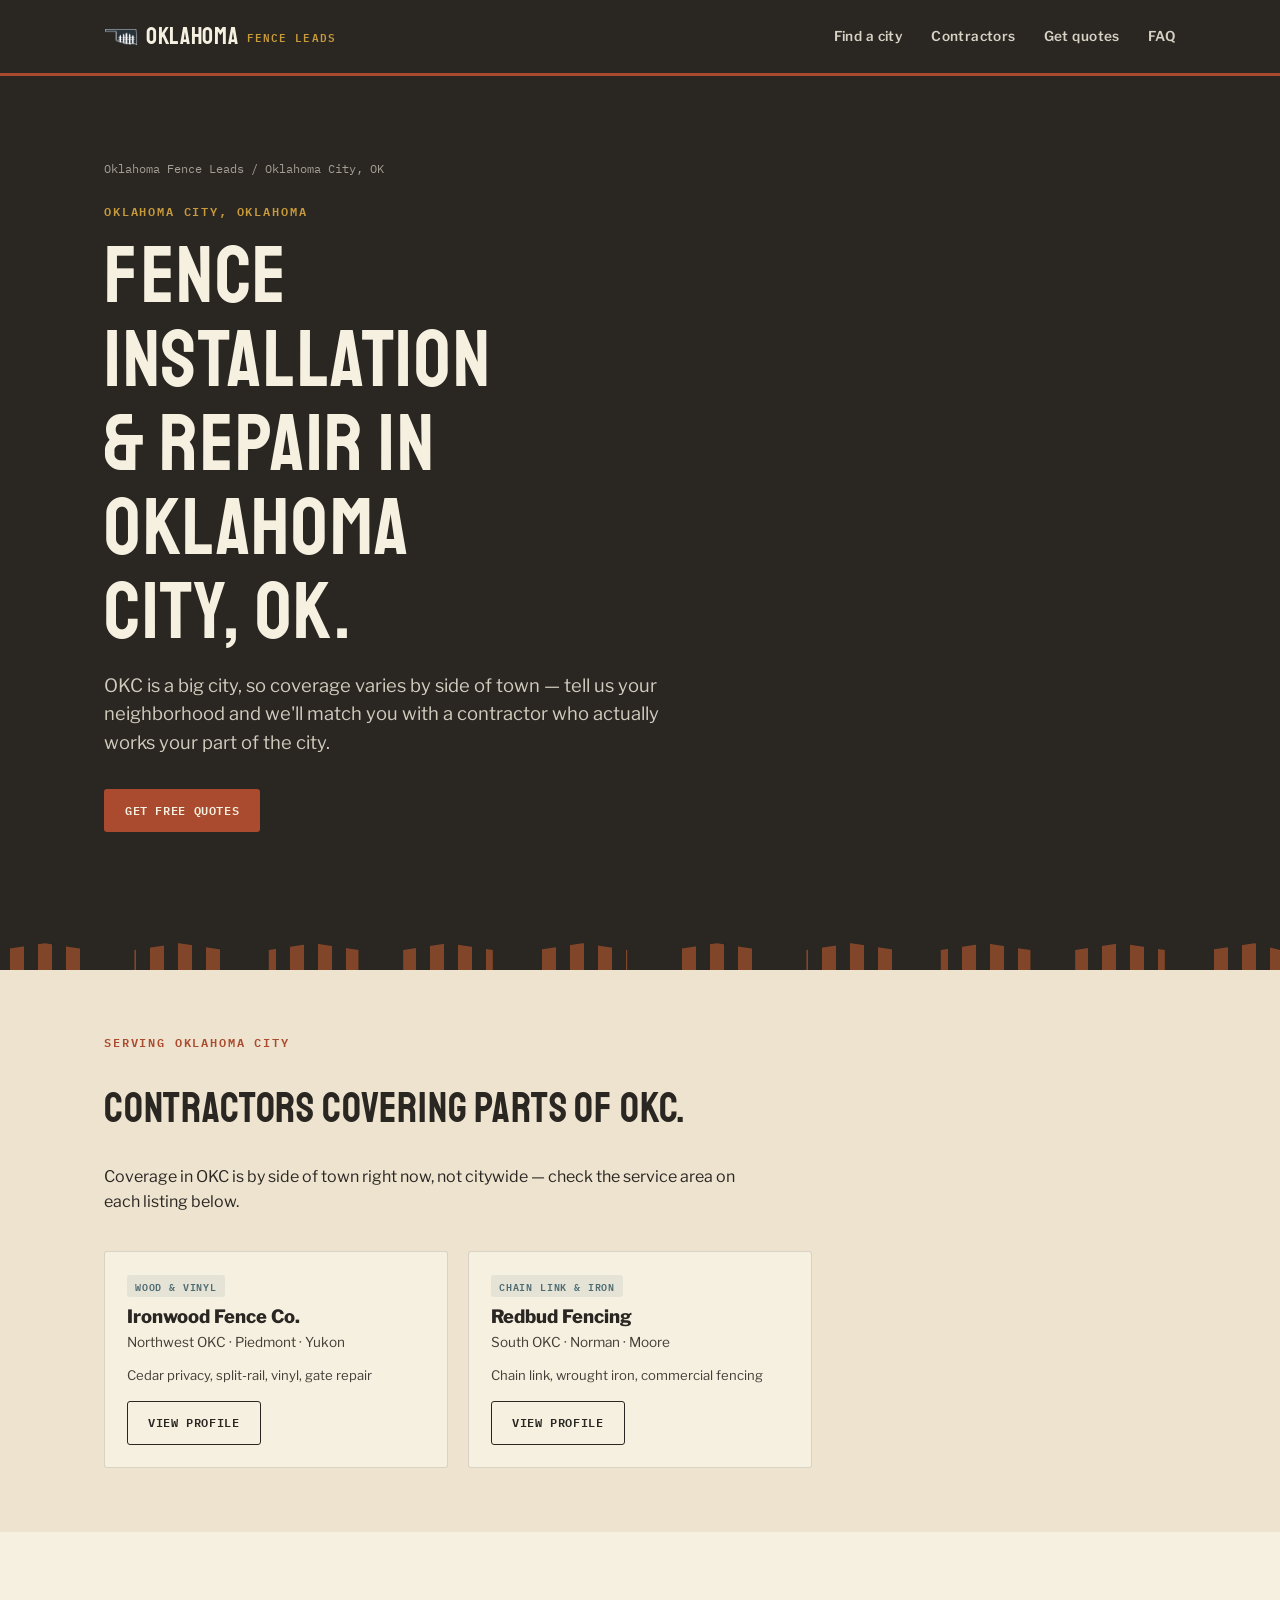
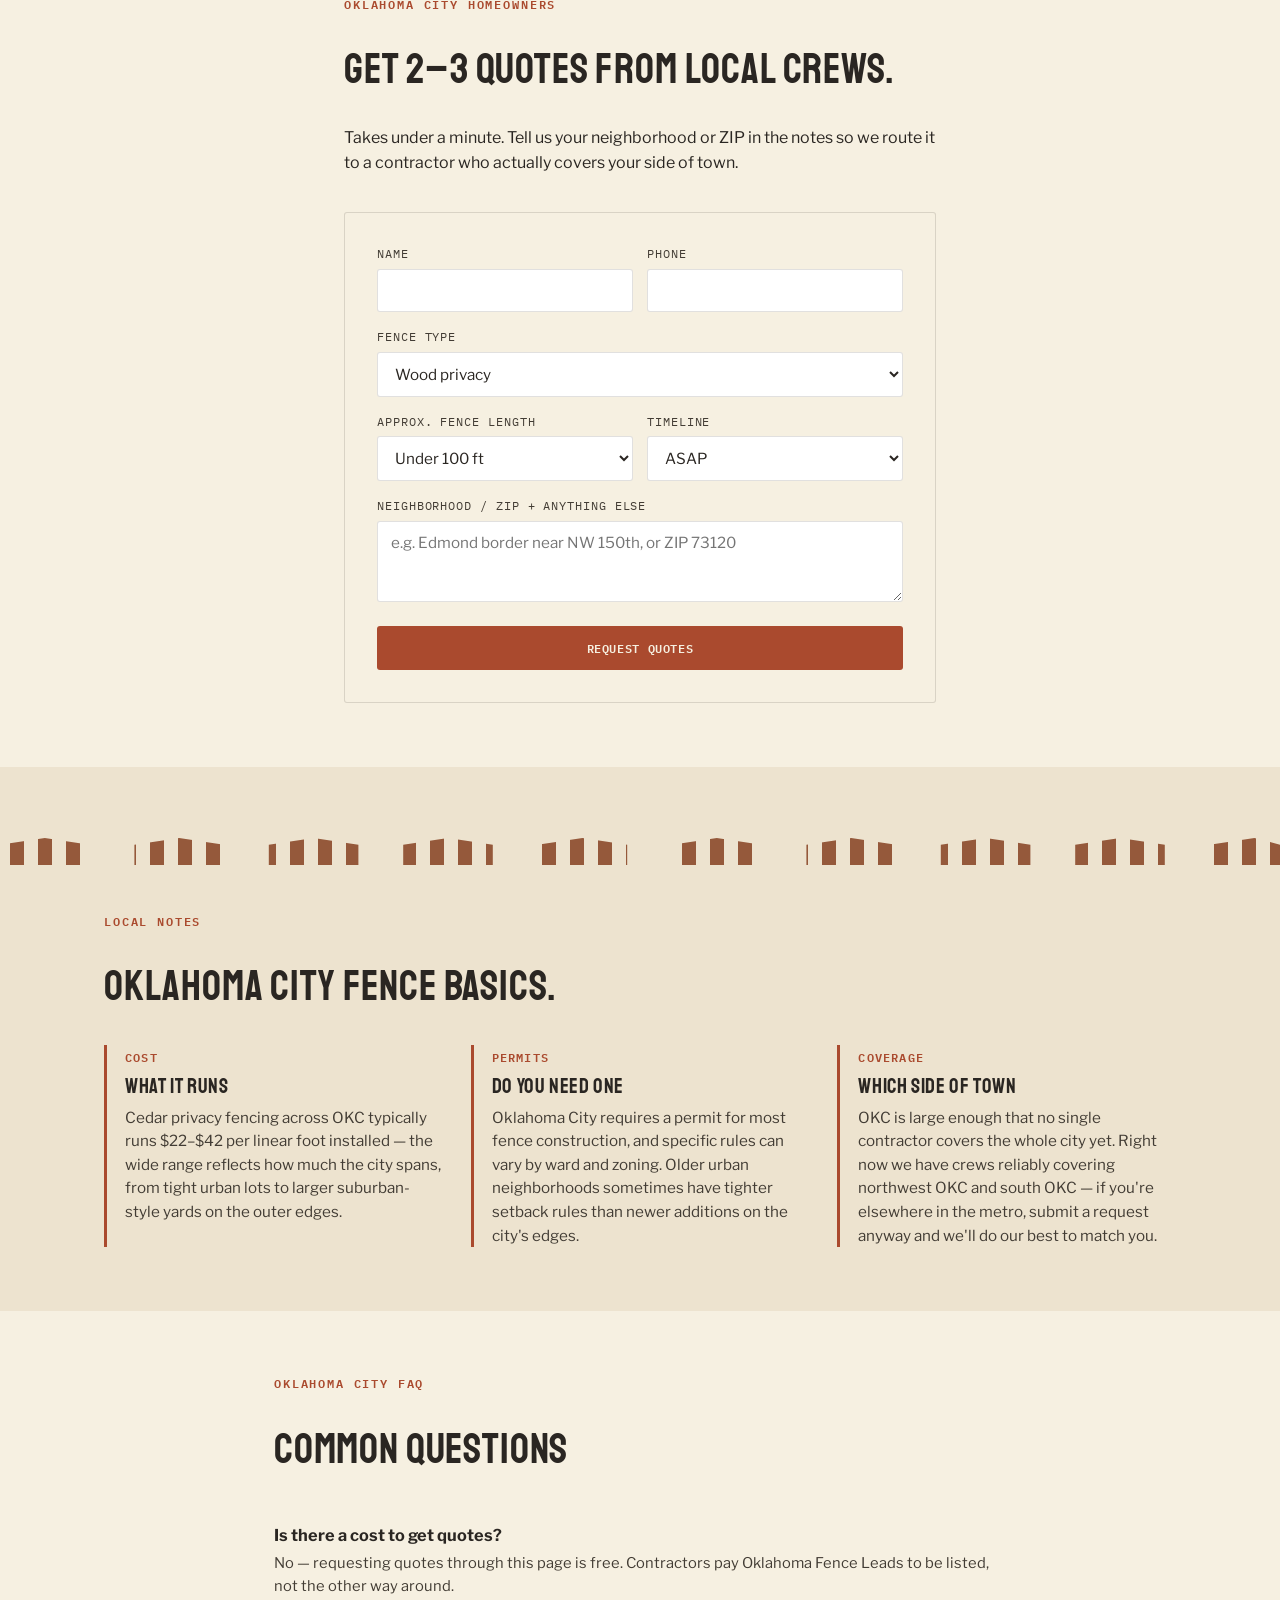
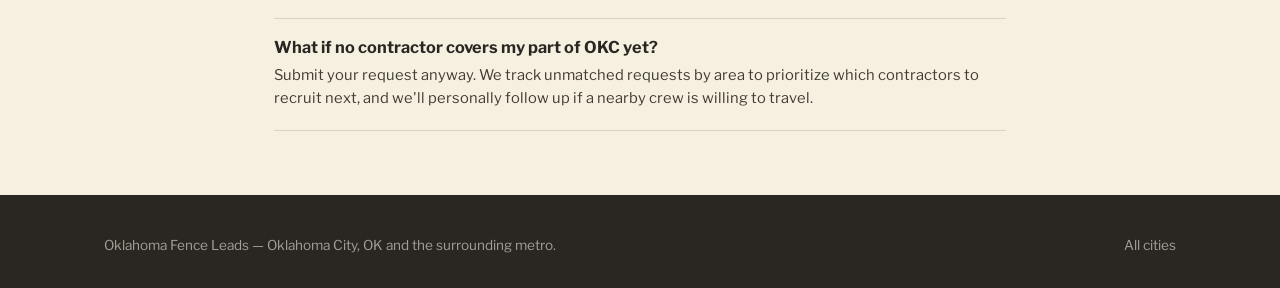
<file: fence-okc/index.html>
<!DOCTYPE html>
<html lang="en">
<head>
<meta charset="UTF-8">
<meta name="viewport" content="width=device-width, initial-scale=1.0">
<title>Fence Installation in Oklahoma City, OK — Get Local Quotes | Oklahoma Fence Leads</title>
<link rel="stylesheet" href="style.css">
</head>
<body>

<header class="site-header">
  <div class="wrap">
    <a href="../" class="logo"><img src="../logo-icon.png" alt="" class="logo-icon">OKLAHOMA <span>FENCE LEADS</span></a>
    <nav class="nav-links">
      <a href="../#cities">Find a city</a>
      <a href="#contractors">Contractors</a>
      <a href="#quote">Get quotes</a>
      <a href="#faq">FAQ</a>
    </nav>
  </div>
</header>

<section class="hero" style="padding-bottom: 0;">
  <div class="wrap">
    <div class="breadcrumb"><a href="../">Oklahoma Fence Leads</a> / Oklahoma City, OK</div>
    <span class="eyebrow">Oklahoma City, Oklahoma</span>
    <h1>Fence installation &amp; repair in Oklahoma City, OK.</h1>
    <p class="lede">OKC is a big city, so coverage varies by side of town — tell us your neighborhood and we'll match you with a contractor who actually works your part of the city.</p>
    <a href="#quote" class="btn btn-primary">Get free quotes</a>
  </div>
  <div class="picket-divider" style="margin-top: 48px;"></div>
</section>

<section id="contractors" class="bg-limestone">
  <div class="wrap">
    <div class="section-head">
      <span class="eyebrow">Serving Oklahoma City</span>
      <h2>Contractors covering parts of OKC.</h2>
      <p style="margin-top: 8px;">Coverage in OKC is by side of town right now, not citywide — check the service area on each listing below.</p>
    </div>
    <div class="card-grid">
      <div class="biz-card">
        <span class="badge">Wood &amp; Vinyl</span>
        <h3>Ironwood Fence Co.</h3>
        <div class="meta">Northwest OKC · Piedmont · Yukon</div>
        <div class="services">Cedar privacy, split-rail, vinyl, gate repair</div>
        <div class="card-actions">
          <a href="../ironwood-fence-co/" class="btn btn-outline">View profile</a>
        </div>
      </div>
      <div class="biz-card">
        <span class="badge">Chain Link &amp; Iron</span>
        <h3>Redbud Fencing</h3>
        <div class="meta">South OKC · Norman · Moore</div>
        <div class="services">Chain link, wrought iron, commercial fencing</div>
        <div class="card-actions">
          <a href="#" class="btn btn-outline">View profile</a>
        </div>
      </div>
    </div>
  </div>
</section>

<section id="quote">
  <div class="wrap" style="max-width: 640px;">
    <div class="section-head">
      <span class="eyebrow">Oklahoma City homeowners</span>
      <h2>Get 2–3 quotes from local crews.</h2>
      <p>Takes under a minute. Tell us your neighborhood or ZIP in the notes so we route it to a contractor who actually covers your side of town.</p>
    </div>

    <form class="lead-form" id="leadForm" action="https://formspree.io/f/xdaqpaak" method="POST">
      <input type="hidden" name="_subject" value="New lead — Oklahoma City, OK">
      <input type="hidden" name="source_page" value="city-okc">
      <input type="hidden" name="city" value="Oklahoma City">
      <div class="form-row">
        <div class="field">
          <label for="name">Name</label>
          <input type="text" id="name" name="name" required>
        </div>
        <div class="field">
          <label for="phone">Phone</label>
          <input type="tel" id="phone" name="phone" required>
        </div>
      </div>
      <div class="field">
        <label for="fenceType">Fence type</label>
        <select id="fenceType" name="fence_type">
          <option>Wood privacy</option>
          <option>Split-rail / ranch</option>
          <option>Chain link</option>
          <option>Vinyl</option>
          <option>Wrought iron / ornamental</option>
          <option>Farm / pipe / cattle</option>
          <option>Not sure yet</option>
        </select>
      </div>
      <div class="form-row">
        <div class="field">
          <label for="length">Approx. fence length</label>
          <select id="length" name="fence_length">
            <option>Under 100 ft</option>
            <option>100–200 ft</option>
            <option>200–400 ft</option>
            <option>400+ ft (acreage)</option>
          </select>
        </div>
        <div class="field">
          <label for="timeline">Timeline</label>
          <select id="timeline" name="timeline">
            <option>ASAP</option>
            <option>Within a month</option>
            <option>Just getting quotes</option>
          </select>
        </div>
      </div>
      <div class="field">
        <label for="notes">Neighborhood / ZIP + anything else</label>
        <textarea id="notes" name="notes" rows="3" placeholder="e.g. Edmond border near NW 150th, or ZIP 73120"></textarea>
      </div>
      <button type="submit" class="btn btn-primary btn-block">Request quotes</button>
      <p class="form-error" id="formError" style="display:none; color: var(--clay); font-size: 0.85rem; margin: 12px 0 0;">
        Something went wrong sending that — please try again, or call us directly.
      </p>
    </form>

    <div class="confirm-box" id="confirmBox">
      <strong>Request sent.</strong>
      We'll match this to whichever OKC contractor covers your part of town, usually within a day or two.
    </div>
  </div>
</section>

<section class="bg-limestone">
  <div class="picket-divider"></div>
  <div class="wrap" style="padding-top: 48px;">
    <div class="section-head">
      <span class="eyebrow">Local notes</span>
      <h2>Oklahoma City fence basics.</h2>
    </div>
    <div class="steps">
      <div class="step">
        <span class="num">COST</span>
        <h3>What it runs</h3>
        <p>Cedar privacy fencing across OKC typically runs $22–$42 per linear foot installed — the wide range reflects how much the city spans, from tight urban lots to larger suburban-style yards on the outer edges.</p>
      </div>
      <div class="step">
        <span class="num">PERMITS</span>
        <h3>Do you need one</h3>
        <p>Oklahoma City requires a permit for most fence construction, and specific rules can vary by ward and zoning. Older urban neighborhoods sometimes have tighter setback rules than newer additions on the city's edges.</p>
      </div>
      <div class="step">
        <span class="num">COVERAGE</span>
        <h3>Which side of town</h3>
        <p>OKC is large enough that no single contractor covers the whole city yet. Right now we have crews reliably covering northwest OKC and south OKC — if you're elsewhere in the metro, submit a request anyway and we'll do our best to match you.</p>
      </div>
    </div>
  </div>
</section>

<section id="faq">
  <div class="wrap" style="max-width: 780px;">
    <div class="section-head">
      <span class="eyebrow">Oklahoma City FAQ</span>
      <h2>Common questions</h2>
    </div>
    <div class="faq-item">
      <h3>Is there a cost to get quotes?</h3>
      <p>No — requesting quotes through this page is free. Contractors pay Oklahoma Fence Leads to be listed, not the other way around.</p>
    </div>
    <div class="faq-item">
      <h3>What if no contractor covers my part of OKC yet?</h3>
      <p>Submit your request anyway. We track unmatched requests by area to prioritize which contractors to recruit next, and we'll personally follow up if a nearby crew is willing to travel.</p>
    </div>
  </div>
</section>

<footer class="site-footer">
  <div class="wrap">
    <div>Oklahoma Fence Leads — Oklahoma City, OK and the surrounding metro.</div>
    <div><a href="../">All cities</a></div>
  </div>
</footer>

<script>
document.getElementById('leadForm').addEventListener('submit', function(e) {
  e.preventDefault();
  const form = this;
  const errorMsg = document.getElementById('formError');
  const submitBtn = form.querySelector('button[type="submit"]');
  errorMsg.style.display = 'none';
  submitBtn.disabled = true;
  submitBtn.textContent = 'Sending…';

  fetch(form.action, {
    method: 'POST',
    body: new FormData(form),
    headers: { 'Accept': 'application/json' }
  })
    .then(response => {
      if (response.ok) {
        form.style.display = 'none';
        document.getElementById('confirmBox').style.display = 'block';
      } else {
        throw new Error('Form submission failed');
      }
    })
    .catch(() => {
      errorMsg.style.display = 'block';
      submitBtn.disabled = false;
      submitBtn.textContent = 'Request quotes';
    });
});
</script>

</body>
</html>
</file>
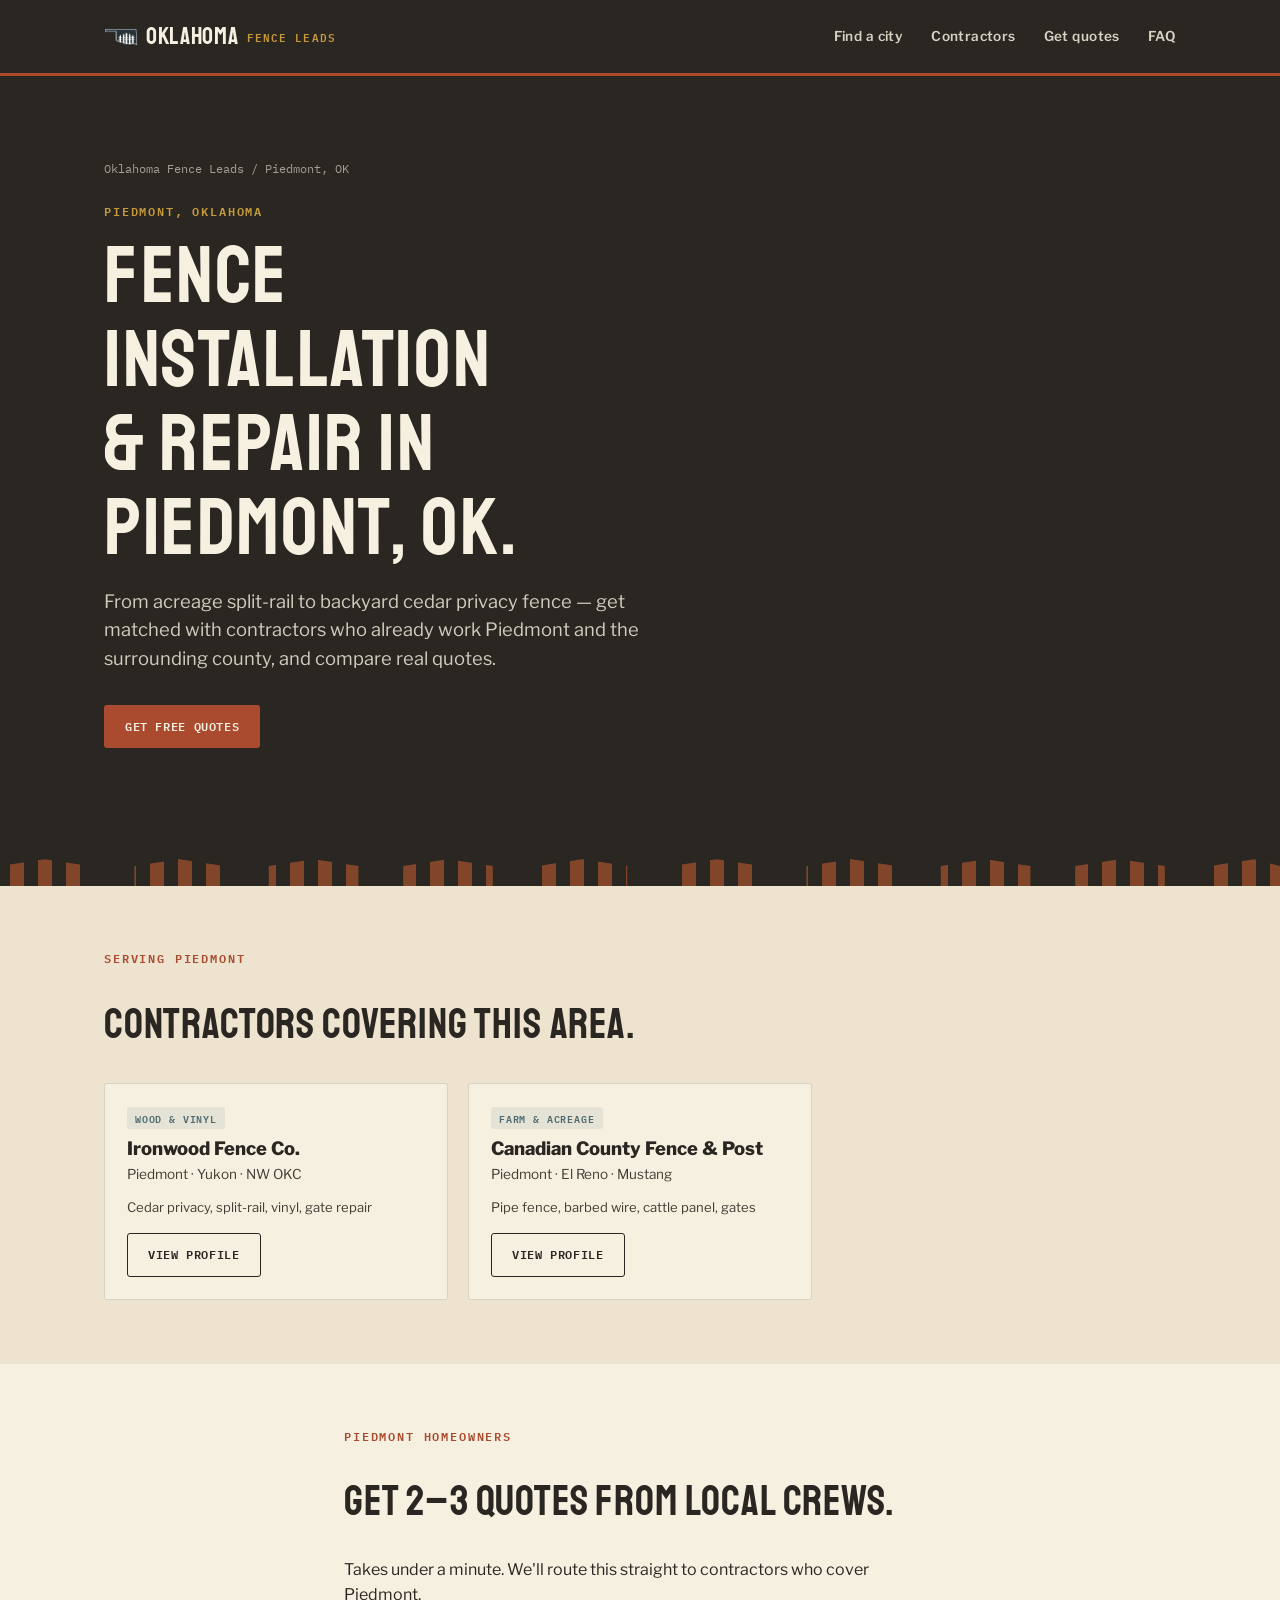
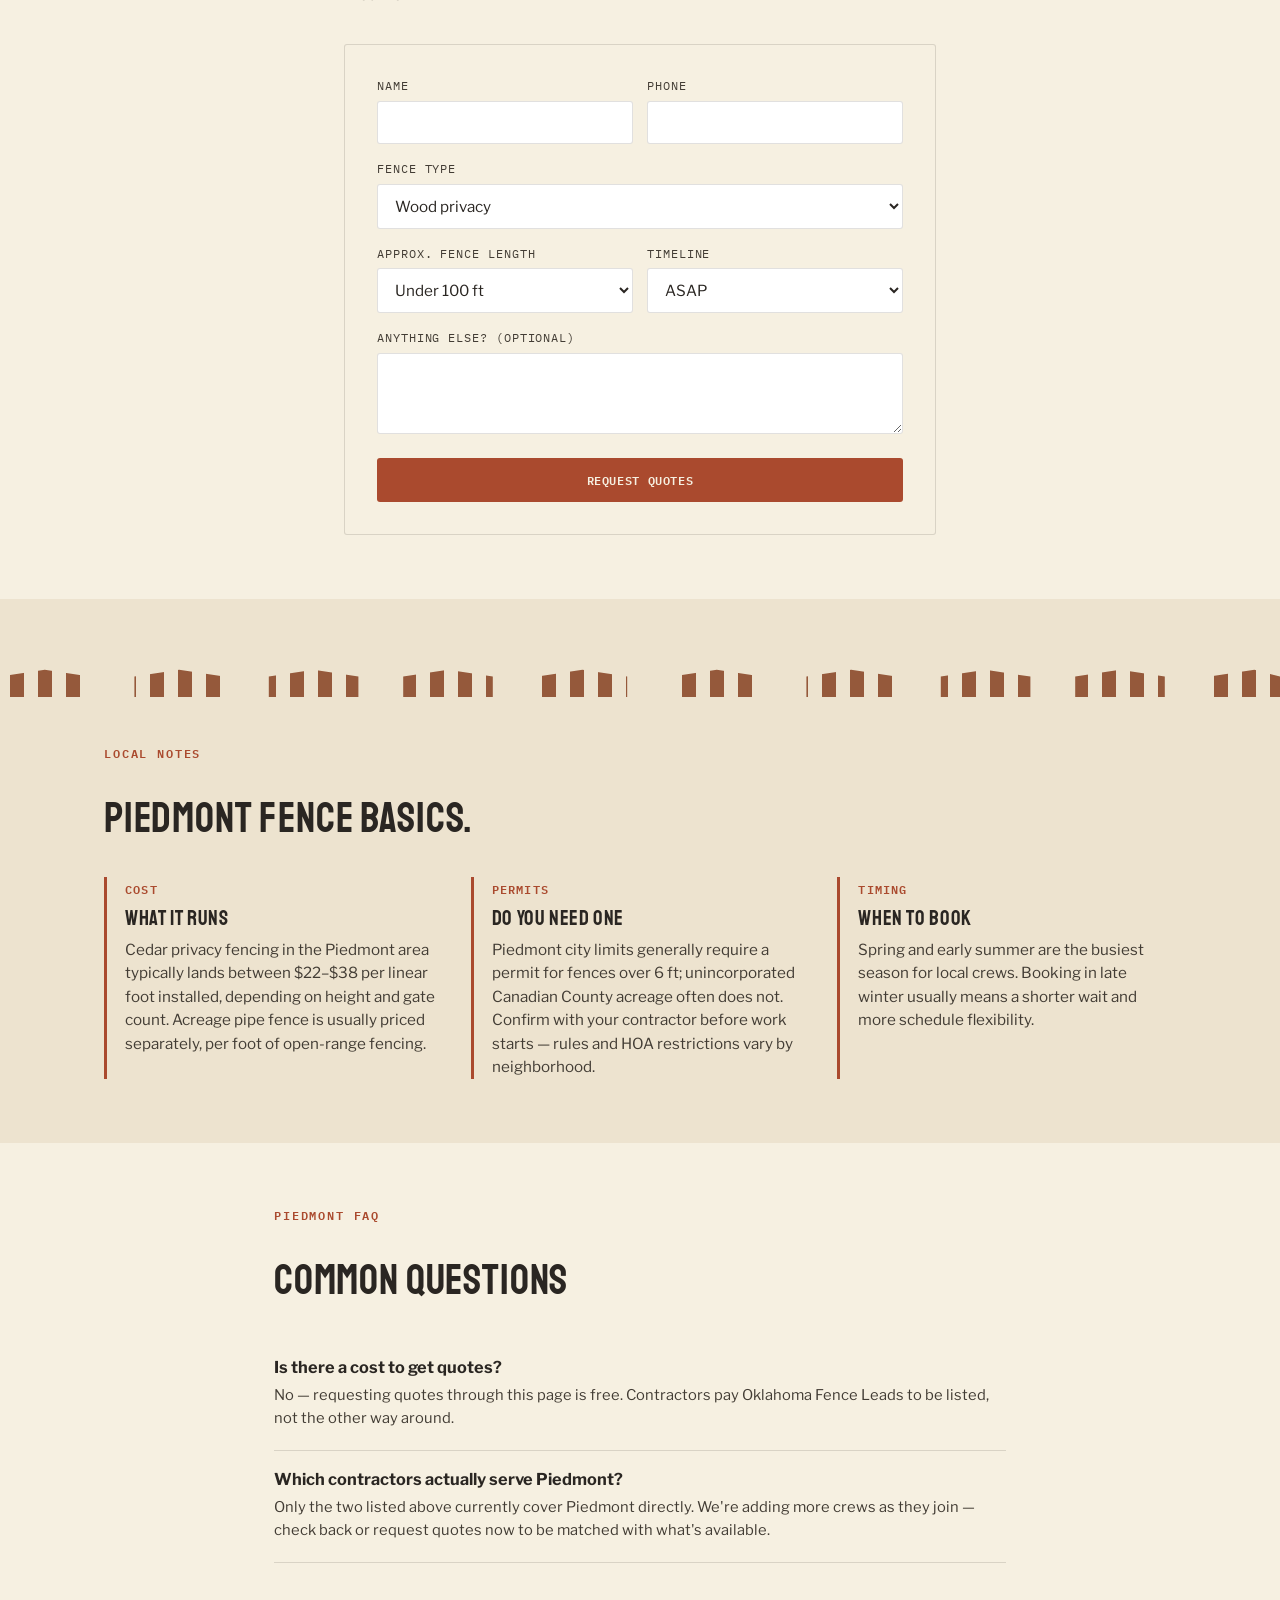
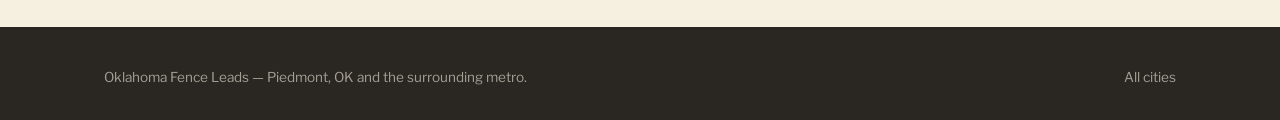
<file: fence-piedmont/index.html>
<!DOCTYPE html>
<html lang="en">
<head>
<meta charset="UTF-8">
<meta name="viewport" content="width=device-width, initial-scale=1.0">
<title>Fence Installation in Piedmont, OK — Get Local Quotes | Oklahoma Fence Leads</title>
<link rel="stylesheet" href="style.css">
</head>
<body>

<header class="site-header">
  <div class="wrap">
    <a href="../" class="logo"><img src="../logo-icon.png" alt="" class="logo-icon">OKLAHOMA <span>FENCE LEADS</span></a>
    <nav class="nav-links">
      <a href="../#cities">Find a city</a>
      <a href="#contractors">Contractors</a>
      <a href="#quote">Get quotes</a>
      <a href="#faq">FAQ</a>
    </nav>
  </div>
</header>

<section class="hero" style="padding-bottom: 0;">
  <div class="wrap">
    <div class="breadcrumb"><a href="../">Oklahoma Fence Leads</a> / Piedmont, OK</div>
    <span class="eyebrow">Piedmont, Oklahoma</span>
    <h1>Fence installation &amp; repair in Piedmont, OK.</h1>
    <p class="lede">From acreage split-rail to backyard cedar privacy fence — get matched with contractors who already work Piedmont and the surrounding county, and compare real quotes.</p>
    <a href="#quote" class="btn btn-primary">Get free quotes</a>
  </div>
  <div class="picket-divider" style="margin-top: 48px;"></div>
</section>

<section id="contractors" class="bg-limestone">
  <div class="wrap">
    <div class="section-head">
      <span class="eyebrow">Serving Piedmont</span>
      <h2>Contractors covering this area.</h2>
    </div>
    <div class="card-grid">
      <div class="biz-card">
        <span class="badge">Wood &amp; Vinyl</span>
        <h3>Ironwood Fence Co.</h3>
        <div class="meta">Piedmont · Yukon · NW OKC</div>
        <div class="services">Cedar privacy, split-rail, vinyl, gate repair</div>
        <div class="card-actions">
          <a href="../ironwood-fence-co/" class="btn btn-outline">View profile</a>
        </div>
      </div>
      <div class="biz-card">
        <span class="badge">Farm &amp; Acreage</span>
        <h3>Canadian County Fence &amp; Post</h3>
        <div class="meta">Piedmont · El Reno · Mustang</div>
        <div class="services">Pipe fence, barbed wire, cattle panel, gates</div>
        <div class="card-actions">
          <a href="#" class="btn btn-outline">View profile</a>
        </div>
      </div>
    </div>
  </div>
</section>

<section id="quote">
  <div class="wrap" style="max-width: 640px;">
    <div class="section-head">
      <span class="eyebrow">Piedmont homeowners</span>
      <h2>Get 2–3 quotes from local crews.</h2>
      <p>Takes under a minute. We'll route this straight to contractors who cover Piedmont.</p>
    </div>

    <form class="lead-form" id="leadForm" action="https://formspree.io/f/xdaqpaak" method="POST">
      <input type="hidden" name="_subject" value="New lead — Piedmont, OK">
      <input type="hidden" name="source_page" value="city-piedmont">
      <input type="hidden" name="city" value="Piedmont">
      <div class="form-row">
        <div class="field">
          <label for="name">Name</label>
          <input type="text" id="name" name="name" required>
        </div>
        <div class="field">
          <label for="phone">Phone</label>
          <input type="tel" id="phone" name="phone" required>
        </div>
      </div>
      <div class="field">
        <label for="fenceType">Fence type</label>
        <select id="fenceType" name="fence_type">
          <option>Wood privacy</option>
          <option>Split-rail / ranch</option>
          <option>Chain link</option>
          <option>Vinyl</option>
          <option>Wrought iron / ornamental</option>
          <option>Farm / pipe / cattle</option>
          <option>Not sure yet</option>
        </select>
      </div>
      <div class="form-row">
        <div class="field">
          <label for="length">Approx. fence length</label>
          <select id="length" name="fence_length">
            <option>Under 100 ft</option>
            <option>100–200 ft</option>
            <option>200–400 ft</option>
            <option>400+ ft (acreage)</option>
          </select>
        </div>
        <div class="field">
          <label for="timeline">Timeline</label>
          <select id="timeline" name="timeline">
            <option>ASAP</option>
            <option>Within a month</option>
            <option>Just getting quotes</option>
          </select>
        </div>
      </div>
      <div class="field">
        <label for="notes">Anything else? (optional)</label>
        <textarea id="notes" name="notes" rows="3"></textarea>
      </div>
      <button type="submit" class="btn btn-primary btn-block">Request quotes</button>
      <p class="form-error" id="formError" style="display:none; color: var(--clay); font-size: 0.85rem; margin: 12px 0 0;">
        Something went wrong sending that — please try again, or call us directly.
      </p>
    </form>

    <div class="confirm-box" id="confirmBox">
      <strong>Request sent.</strong>
      Piedmont contractors on Oklahoma Fence Leads will reach out directly, usually within a day or two.
    </div>
  </div>
</section>

<section class="bg-limestone">
  <div class="picket-divider"></div>
  <div class="wrap" style="padding-top: 48px;">
    <div class="section-head">
      <span class="eyebrow">Local notes</span>
      <h2>Piedmont fence basics.</h2>
    </div>
    <div class="steps">
      <div class="step">
        <span class="num">COST</span>
        <h3>What it runs</h3>
        <p>Cedar privacy fencing in the Piedmont area typically lands between $22–$38 per linear foot installed, depending on height and gate count. Acreage pipe fence is usually priced separately, per foot of open-range fencing.</p>
      </div>
      <div class="step">
        <span class="num">PERMITS</span>
        <h3>Do you need one</h3>
        <p>Piedmont city limits generally require a permit for fences over 6 ft; unincorporated Canadian County acreage often does not. Confirm with your contractor before work starts — rules and HOA restrictions vary by neighborhood.</p>
      </div>
      <div class="step">
        <span class="num">TIMING</span>
        <h3>When to book</h3>
        <p>Spring and early summer are the busiest season for local crews. Booking in late winter usually means a shorter wait and more schedule flexibility.</p>
      </div>
    </div>
  </div>
</section>

<section id="faq">
  <div class="wrap" style="max-width: 780px;">
    <div class="section-head">
      <span class="eyebrow">Piedmont FAQ</span>
      <h2>Common questions</h2>
    </div>
    <div class="faq-item">
      <h3>Is there a cost to get quotes?</h3>
      <p>No — requesting quotes through this page is free. Contractors pay Oklahoma Fence Leads to be listed, not the other way around.</p>
    </div>
    <div class="faq-item">
      <h3>Which contractors actually serve Piedmont?</h3>
      <p>Only the two listed above currently cover Piedmont directly. We're adding more crews as they join — check back or request quotes now to be matched with what's available.</p>
    </div>
  </div>
</section>

<footer class="site-footer">
  <div class="wrap">
    <div>Oklahoma Fence Leads — Piedmont, OK and the surrounding metro.</div>
    <div><a href="../">All cities</a></div>
  </div>
</footer>

<script>
document.getElementById('leadForm').addEventListener('submit', function(e) {
  e.preventDefault();
  const form = this;
  const errorMsg = document.getElementById('formError');
  const submitBtn = form.querySelector('button[type="submit"]');
  errorMsg.style.display = 'none';
  submitBtn.disabled = true;
  submitBtn.textContent = 'Sending…';

  fetch(form.action, {
    method: 'POST',
    body: new FormData(form),
    headers: { 'Accept': 'application/json' }
  })
    .then(response => {
      if (response.ok) {
        form.style.display = 'none';
        document.getElementById('confirmBox').style.display = 'block';
      } else {
        throw new Error('Form submission failed');
      }
    })
    .catch(() => {
      errorMsg.style.display = 'block';
      submitBtn.disabled = false;
      submitBtn.textContent = 'Request quotes';
    });
});
</script>

</body>
</html>
</file>
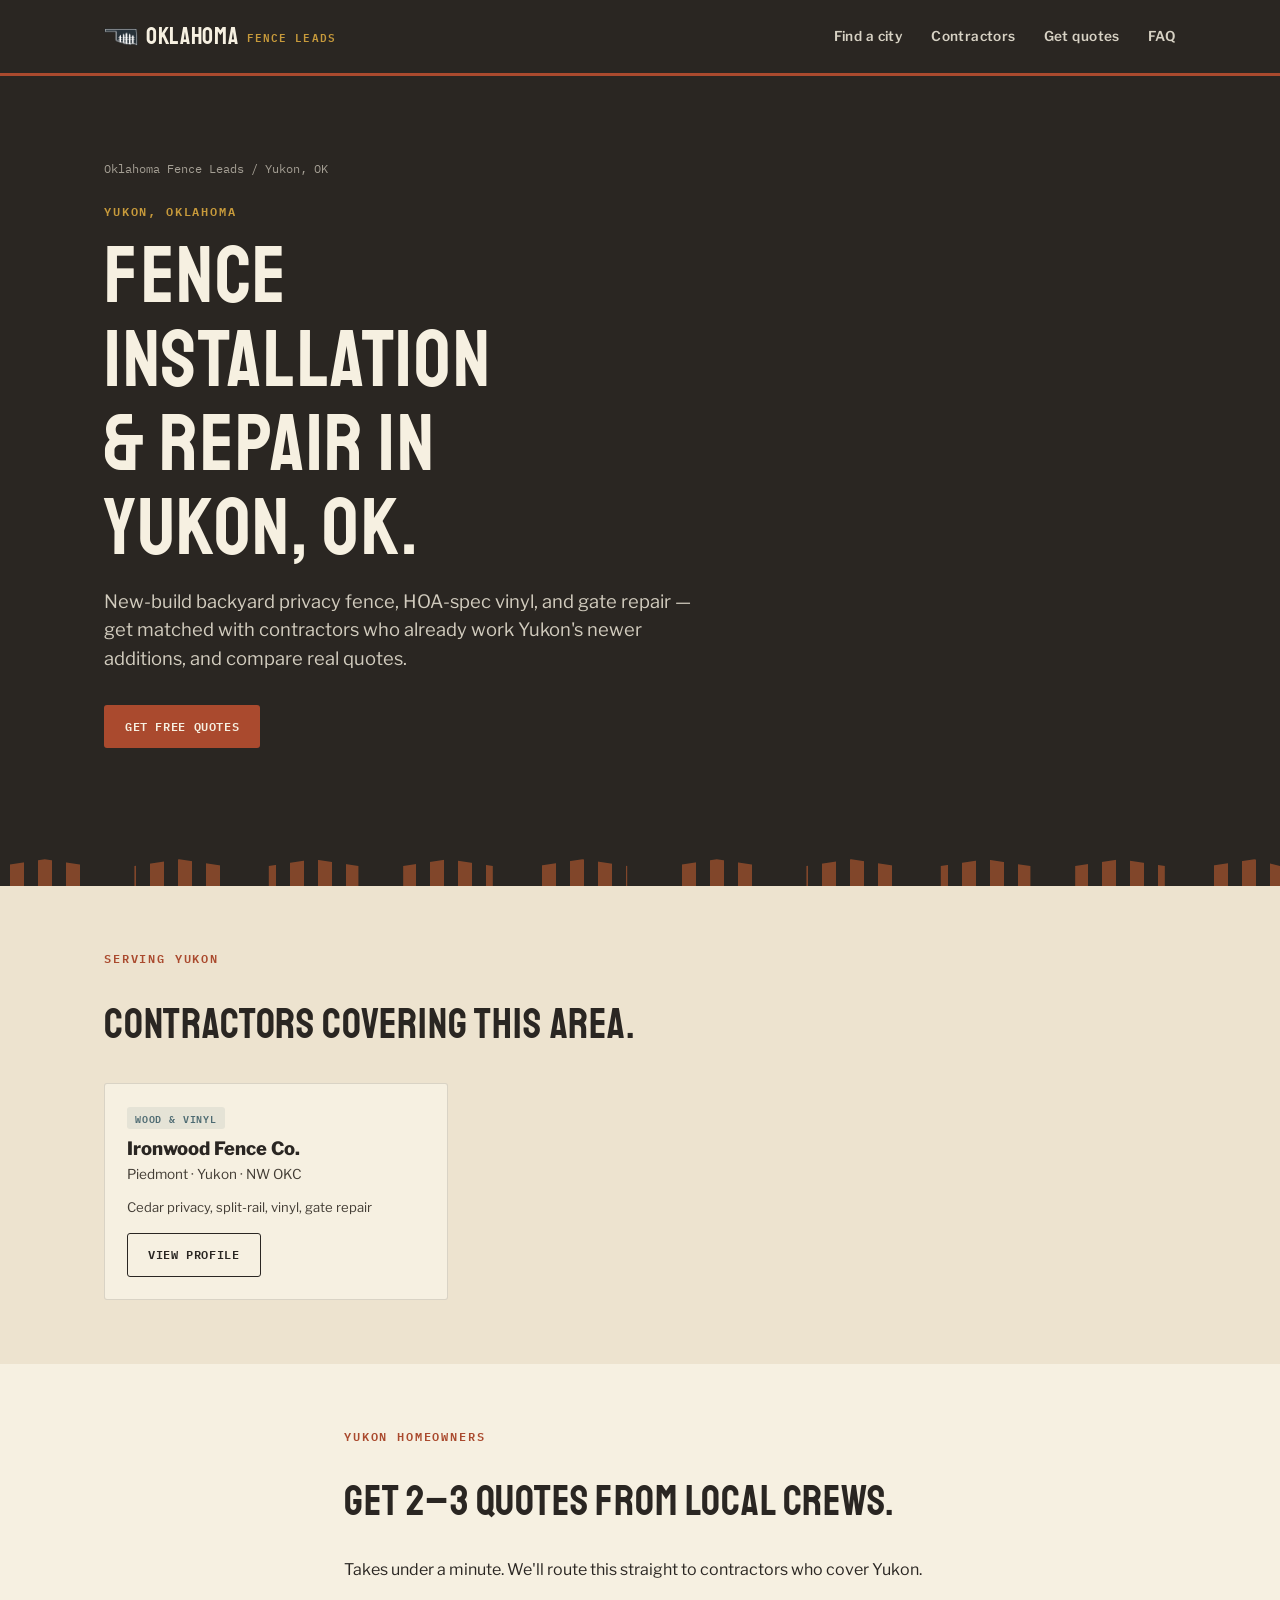
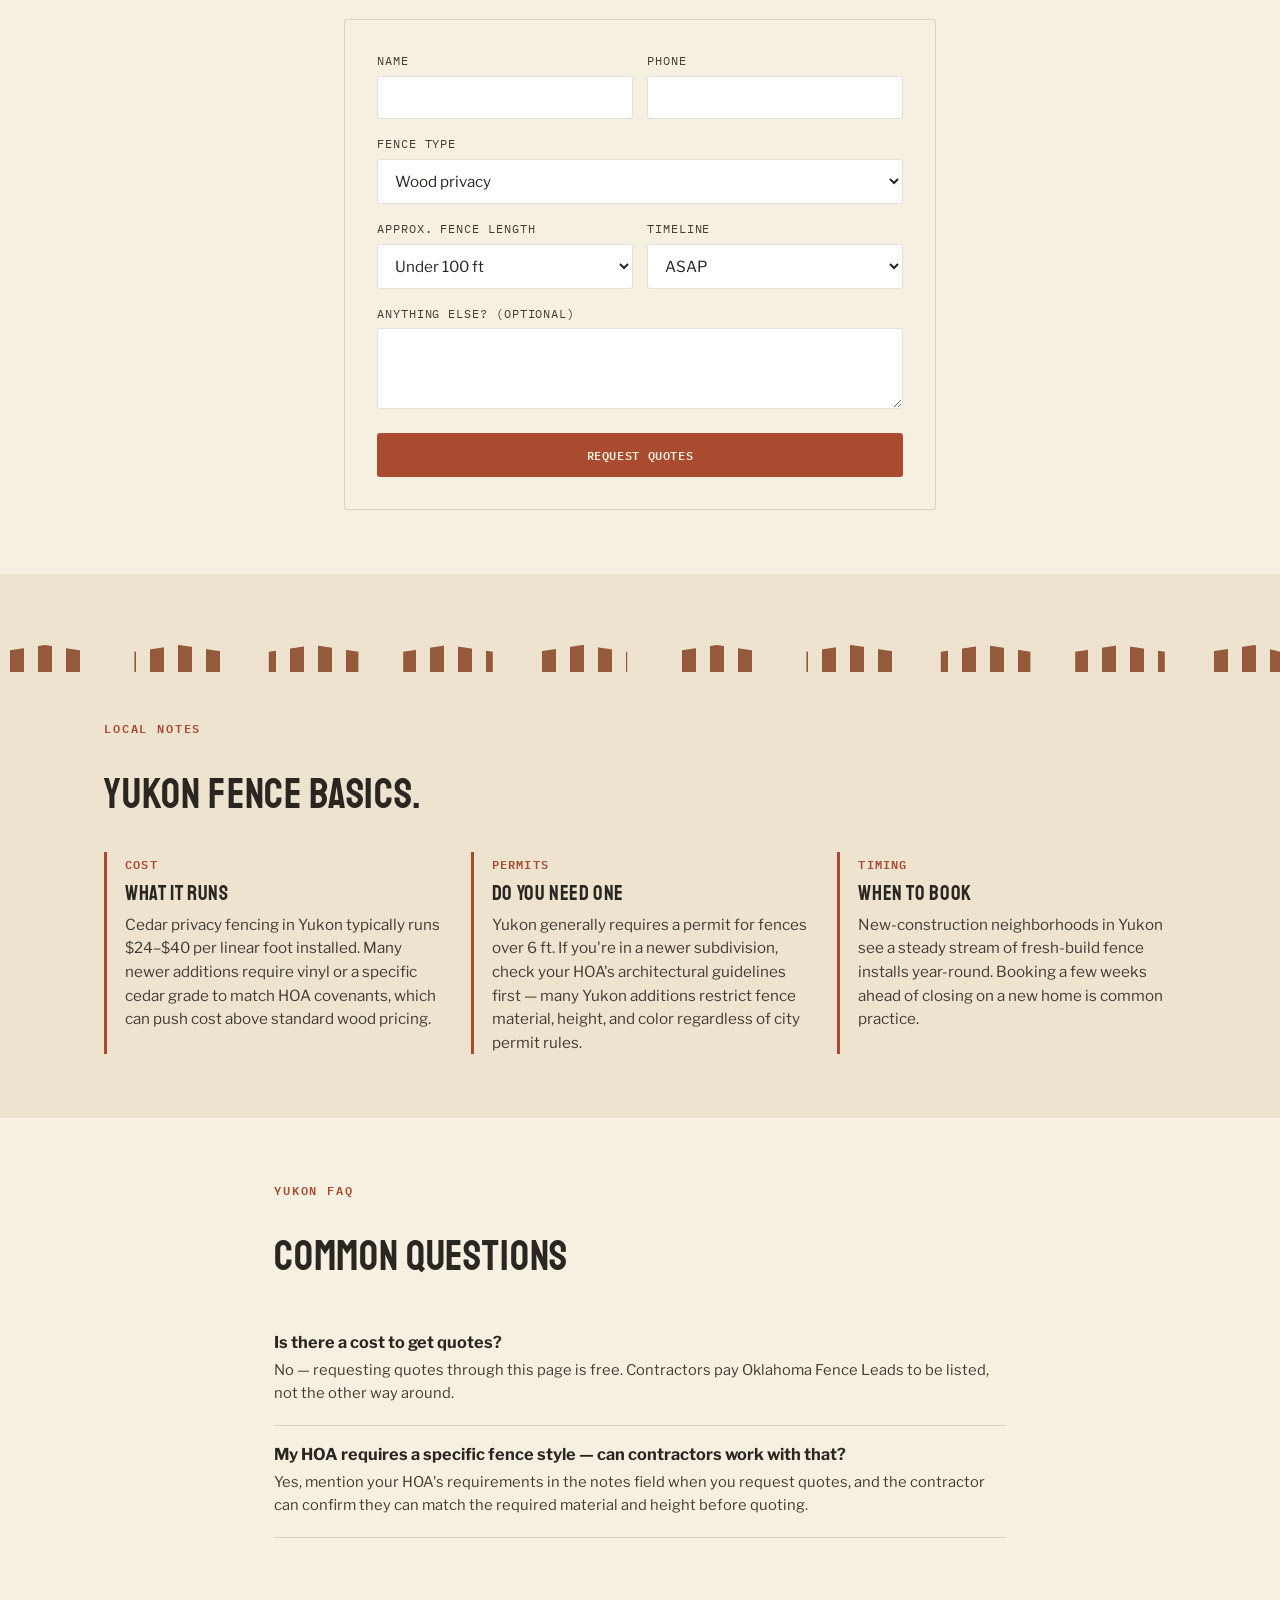
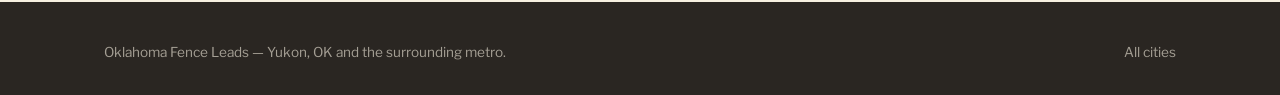
<file: fence-yukon/index.html>
<!DOCTYPE html>
<html lang="en">
<head>
<meta charset="UTF-8">
<meta name="viewport" content="width=device-width, initial-scale=1.0">
<title>Fence Installation in Yukon, OK — Get Local Quotes | Oklahoma Fence Leads</title>
<link rel="stylesheet" href="style.css">
</head>
<body>

<header class="site-header">
  <div class="wrap">
    <a href="../" class="logo"><img src="../logo-icon.png" alt="" class="logo-icon">OKLAHOMA <span>FENCE LEADS</span></a>
    <nav class="nav-links">
      <a href="../#cities">Find a city</a>
      <a href="#contractors">Contractors</a>
      <a href="#quote">Get quotes</a>
      <a href="#faq">FAQ</a>
    </nav>
  </div>
</header>

<section class="hero" style="padding-bottom: 0;">
  <div class="wrap">
    <div class="breadcrumb"><a href="../">Oklahoma Fence Leads</a> / Yukon, OK</div>
    <span class="eyebrow">Yukon, Oklahoma</span>
    <h1>Fence installation &amp; repair in Yukon, OK.</h1>
    <p class="lede">New-build backyard privacy fence, HOA-spec vinyl, and gate repair — get matched with contractors who already work Yukon's newer additions, and compare real quotes.</p>
    <a href="#quote" class="btn btn-primary">Get free quotes</a>
  </div>
  <div class="picket-divider" style="margin-top: 48px;"></div>
</section>

<section id="contractors" class="bg-limestone">
  <div class="wrap">
    <div class="section-head">
      <span class="eyebrow">Serving Yukon</span>
      <h2>Contractors covering this area.</h2>
    </div>
    <div class="card-grid">
      <div class="biz-card">
        <span class="badge">Wood &amp; Vinyl</span>
        <h3>Ironwood Fence Co.</h3>
        <div class="meta">Piedmont · Yukon · NW OKC</div>
        <div class="services">Cedar privacy, split-rail, vinyl, gate repair</div>
        <div class="card-actions">
          <a href="../ironwood-fence-co/" class="btn btn-outline">View profile</a>
        </div>
      </div>
    </div>
  </div>
</section>

<section id="quote">
  <div class="wrap" style="max-width: 640px;">
    <div class="section-head">
      <span class="eyebrow">Yukon homeowners</span>
      <h2>Get 2–3 quotes from local crews.</h2>
      <p>Takes under a minute. We'll route this straight to contractors who cover Yukon.</p>
    </div>

    <form class="lead-form" id="leadForm" action="https://formspree.io/f/xdaqpaak" method="POST">
      <input type="hidden" name="_subject" value="New lead — Yukon, OK">
      <input type="hidden" name="source_page" value="city-yukon">
      <input type="hidden" name="city" value="Yukon">
      <div class="form-row">
        <div class="field">
          <label for="name">Name</label>
          <input type="text" id="name" name="name" required>
        </div>
        <div class="field">
          <label for="phone">Phone</label>
          <input type="tel" id="phone" name="phone" required>
        </div>
      </div>
      <div class="field">
        <label for="fenceType">Fence type</label>
        <select id="fenceType" name="fence_type">
          <option>Wood privacy</option>
          <option>Split-rail / ranch</option>
          <option>Chain link</option>
          <option>Vinyl</option>
          <option>Wrought iron / ornamental</option>
          <option>Farm / pipe / cattle</option>
          <option>Not sure yet</option>
        </select>
      </div>
      <div class="form-row">
        <div class="field">
          <label for="length">Approx. fence length</label>
          <select id="length" name="fence_length">
            <option>Under 100 ft</option>
            <option>100–200 ft</option>
            <option>200–400 ft</option>
            <option>400+ ft (acreage)</option>
          </select>
        </div>
        <div class="field">
          <label for="timeline">Timeline</label>
          <select id="timeline" name="timeline">
            <option>ASAP</option>
            <option>Within a month</option>
            <option>Just getting quotes</option>
          </select>
        </div>
      </div>
      <div class="field">
        <label for="notes">Anything else? (optional)</label>
        <textarea id="notes" name="notes" rows="3"></textarea>
      </div>
      <button type="submit" class="btn btn-primary btn-block">Request quotes</button>
      <p class="form-error" id="formError" style="display:none; color: var(--clay); font-size: 0.85rem; margin: 12px 0 0;">
        Something went wrong sending that — please try again, or call us directly.
      </p>
    </form>

    <div class="confirm-box" id="confirmBox">
      <strong>Request sent.</strong>
      Yukon contractors on Oklahoma Fence Leads will reach out directly, usually within a day or two.
    </div>
  </div>
</section>

<section class="bg-limestone">
  <div class="picket-divider"></div>
  <div class="wrap" style="padding-top: 48px;">
    <div class="section-head">
      <span class="eyebrow">Local notes</span>
      <h2>Yukon fence basics.</h2>
    </div>
    <div class="steps">
      <div class="step">
        <span class="num">COST</span>
        <h3>What it runs</h3>
        <p>Cedar privacy fencing in Yukon typically runs $24–$40 per linear foot installed. Many newer additions require vinyl or a specific cedar grade to match HOA covenants, which can push cost above standard wood pricing.</p>
      </div>
      <div class="step">
        <span class="num">PERMITS</span>
        <h3>Do you need one</h3>
        <p>Yukon generally requires a permit for fences over 6 ft. If you're in a newer subdivision, check your HOA's architectural guidelines first — many Yukon additions restrict fence material, height, and color regardless of city permit rules.</p>
      </div>
      <div class="step">
        <span class="num">TIMING</span>
        <h3>When to book</h3>
        <p>New-construction neighborhoods in Yukon see a steady stream of fresh-build fence installs year-round. Booking a few weeks ahead of closing on a new home is common practice.</p>
      </div>
    </div>
  </div>
</section>

<section id="faq">
  <div class="wrap" style="max-width: 780px;">
    <div class="section-head">
      <span class="eyebrow">Yukon FAQ</span>
      <h2>Common questions</h2>
    </div>
    <div class="faq-item">
      <h3>Is there a cost to get quotes?</h3>
      <p>No — requesting quotes through this page is free. Contractors pay Oklahoma Fence Leads to be listed, not the other way around.</p>
    </div>
    <div class="faq-item">
      <h3>My HOA requires a specific fence style — can contractors work with that?</h3>
      <p>Yes, mention your HOA's requirements in the notes field when you request quotes, and the contractor can confirm they can match the required material and height before quoting.</p>
    </div>
  </div>
</section>

<footer class="site-footer">
  <div class="wrap">
    <div>Oklahoma Fence Leads — Yukon, OK and the surrounding metro.</div>
    <div><a href="../">All cities</a></div>
  </div>
</footer>

<script>
document.getElementById('leadForm').addEventListener('submit', function(e) {
  e.preventDefault();
  const form = this;
  const errorMsg = document.getElementById('formError');
  const submitBtn = form.querySelector('button[type="submit"]');
  errorMsg.style.display = 'none';
  submitBtn.disabled = true;
  submitBtn.textContent = 'Sending…';

  fetch(form.action, {
    method: 'POST',
    body: new FormData(form),
    headers: { 'Accept': 'application/json' }
  })
    .then(response => {
      if (response.ok) {
        form.style.display = 'none';
        document.getElementById('confirmBox').style.display = 'block';
      } else {
        throw new Error('Form submission failed');
      }
    })
    .catch(() => {
      errorMsg.style.display = 'block';
      submitBtn.disabled = false;
      submitBtn.textContent = 'Request quotes';
    });
});
</script>

</body>
</html>
</file>
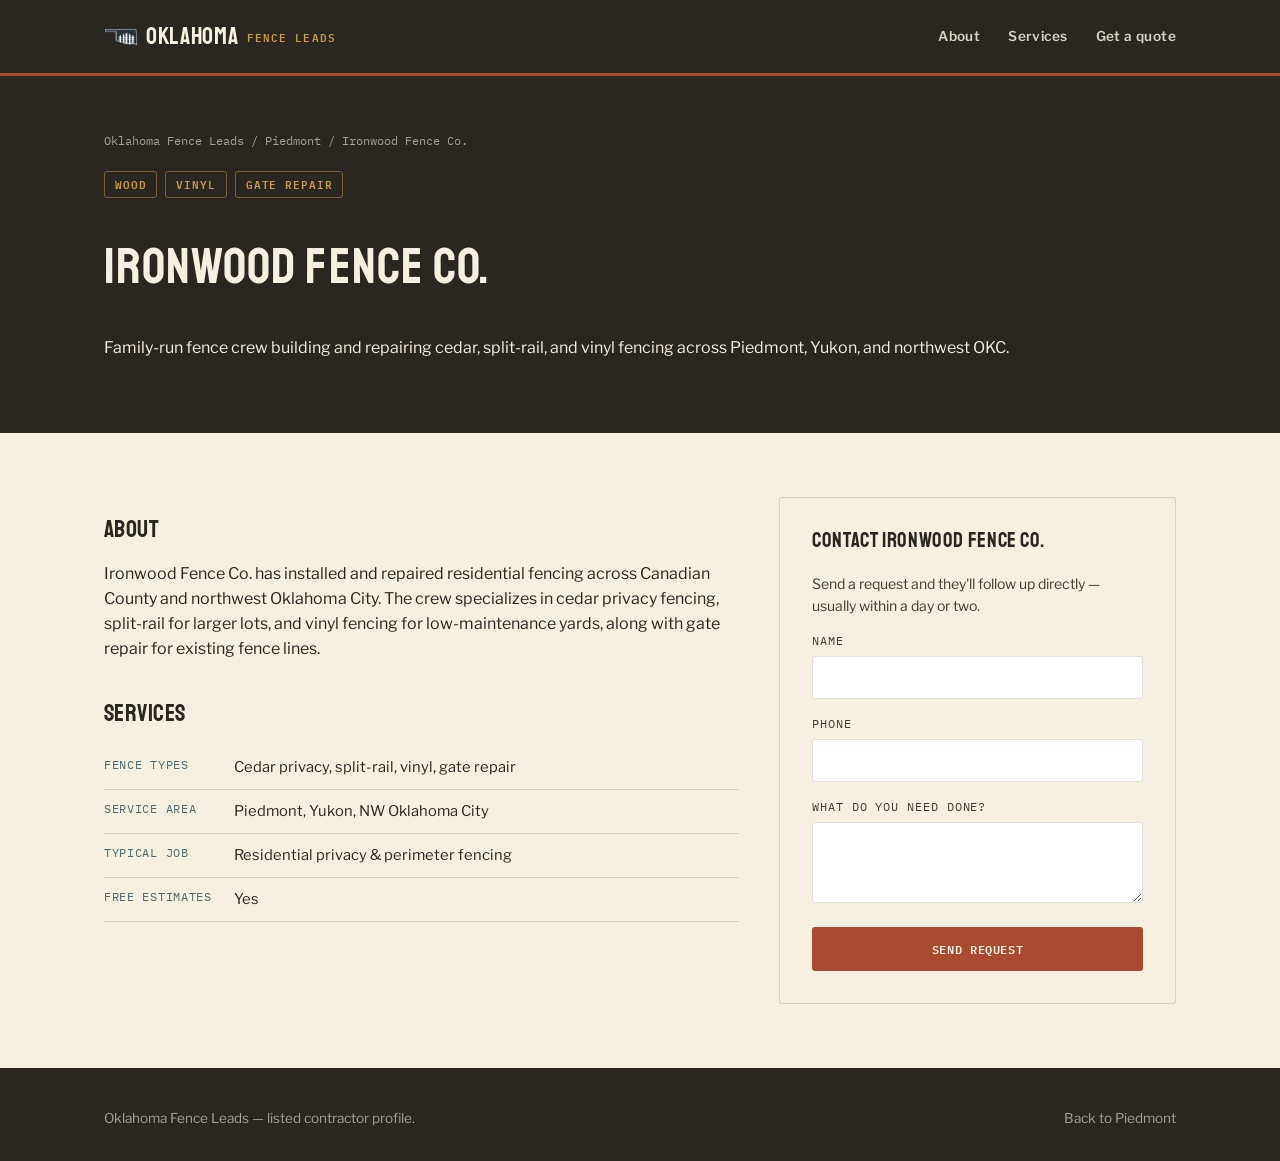
<file: ironwood-fence-co/index.html>
<!DOCTYPE html>
<html lang="en">
<head>
<meta charset="UTF-8">
<meta name="viewport" content="width=device-width, initial-scale=1.0">
<title>Ironwood Fence Co. — Piedmont &amp; NW OKC | Oklahoma Fence Leads</title>
<link rel="stylesheet" href="style.css">
</head>
<body>

<header class="site-header">
  <div class="wrap">
    <a href="../" class="logo"><img src="../logo-icon.png" alt="" class="logo-icon">OKLAHOMA <span>FENCE LEADS</span></a>
    <nav class="nav-links">
      <a href="#about">About</a>
      <a href="#services">Services</a>
      <a href="#contact">Get a quote</a>
    </nav>
  </div>
</header>

<section class="profile-hero">
  <div class="wrap">
    <div class="breadcrumb"><a href="../">Oklahoma Fence Leads</a> / <a href="../fence-piedmont/">Piedmont</a> / Ironwood Fence Co.</div>
    <div class="badge-row">
      <span class="badge">Wood</span>
      <span class="badge">Vinyl</span>
      <span class="badge">Gate Repair</span>
    </div>
    <h1>Ironwood Fence Co.</h1>
    <p class="lede">Family-run fence crew building and repairing cedar, split-rail, and vinyl fencing across Piedmont, Yukon, and northwest OKC.</p>
  </div>
</section>

<section>
  <div class="wrap">
    <div class="profile-grid">

      <div>
        <h2 id="about" style="font-size: 1.5rem;">About</h2>
        <p>Ironwood Fence Co. has installed and repaired residential fencing across Canadian County and northwest Oklahoma City. The crew specializes in cedar privacy fencing, split-rail for larger lots, and vinyl fencing for low-maintenance yards, along with gate repair for existing fence lines.</p>

        <h2 id="services" style="font-size: 1.5rem; margin-top: 40px;">Services</h2>
        <ul class="info-list">
          <li><span class="k">Fence types</span><span>Cedar privacy, split-rail, vinyl, gate repair</span></li>
          <li><span class="k">Service area</span><span>Piedmont, Yukon, NW Oklahoma City</span></li>
          <li><span class="k">Typical job</span><span>Residential privacy &amp; perimeter fencing</span></li>
          <li><span class="k">Free estimates</span><span>Yes</span></li>
        </ul>
      </div>

      <div>
        <div class="lead-form" id="contact">
          <h3 style="margin-top:0;">Contact Ironwood Fence Co.</h3>
          <p style="font-size: 0.88rem; color: var(--iron-soft);">Send a request and they'll follow up directly — usually within a day or two.</p>
          <form id="contactForm" action="https://formspree.io/f/xdaqpaak" method="POST">
            <input type="hidden" name="_subject" value="New lead — Ironwood Fence Co.">
            <input type="hidden" name="source_page" value="business-ironwood-fence">
            <input type="hidden" name="business" value="Ironwood Fence Co.">
            <div class="field">
              <label for="cname">Name</label>
              <input type="text" id="cname" name="name" required>
            </div>
            <div class="field">
              <label for="cphone">Phone</label>
              <input type="tel" id="cphone" name="phone" required>
            </div>
            <div class="field">
              <label for="cnotes">What do you need done?</label>
              <textarea id="cnotes" name="notes" rows="3"></textarea>
            </div>
            <button type="submit" class="btn btn-primary btn-block">Send request</button>
            <p class="form-error" id="formError" style="display:none; color: var(--clay); font-size: 0.85rem; margin: 12px 0 0;">
              Something went wrong sending that — please try again.
            </p>
          </form>
          <div class="confirm-box" id="confirmBox">
            <strong>Sent.</strong>
            Ironwood Fence Co. will reach out directly.
          </div>
        </div>
      </div>

    </div>
  </div>
</section>

<footer class="site-footer">
  <div class="wrap">
    <div>Oklahoma Fence Leads — listed contractor profile.</div>
    <div><a href="../fence-piedmont/">Back to Piedmont</a></div>
  </div>
</footer>

<script>
document.getElementById('contactForm').addEventListener('submit', function(e) {
  e.preventDefault();
  const form = this;
  const errorMsg = document.getElementById('formError');
  const submitBtn = form.querySelector('button[type="submit"]');
  errorMsg.style.display = 'none';
  submitBtn.disabled = true;
  submitBtn.textContent = 'Sending…';

  fetch(form.action, {
    method: 'POST',
    body: new FormData(form),
    headers: { 'Accept': 'application/json' }
  })
    .then(response => {
      if (response.ok) {
        form.style.display = 'none';
        document.getElementById('confirmBox').style.display = 'block';
      } else {
        throw new Error('Form submission failed');
      }
    })
    .catch(() => {
      errorMsg.style.display = 'block';
      submitBtn.disabled = false;
      submitBtn.textContent = 'Send request';
    });
});
</script>

</body>
</html>
</file>
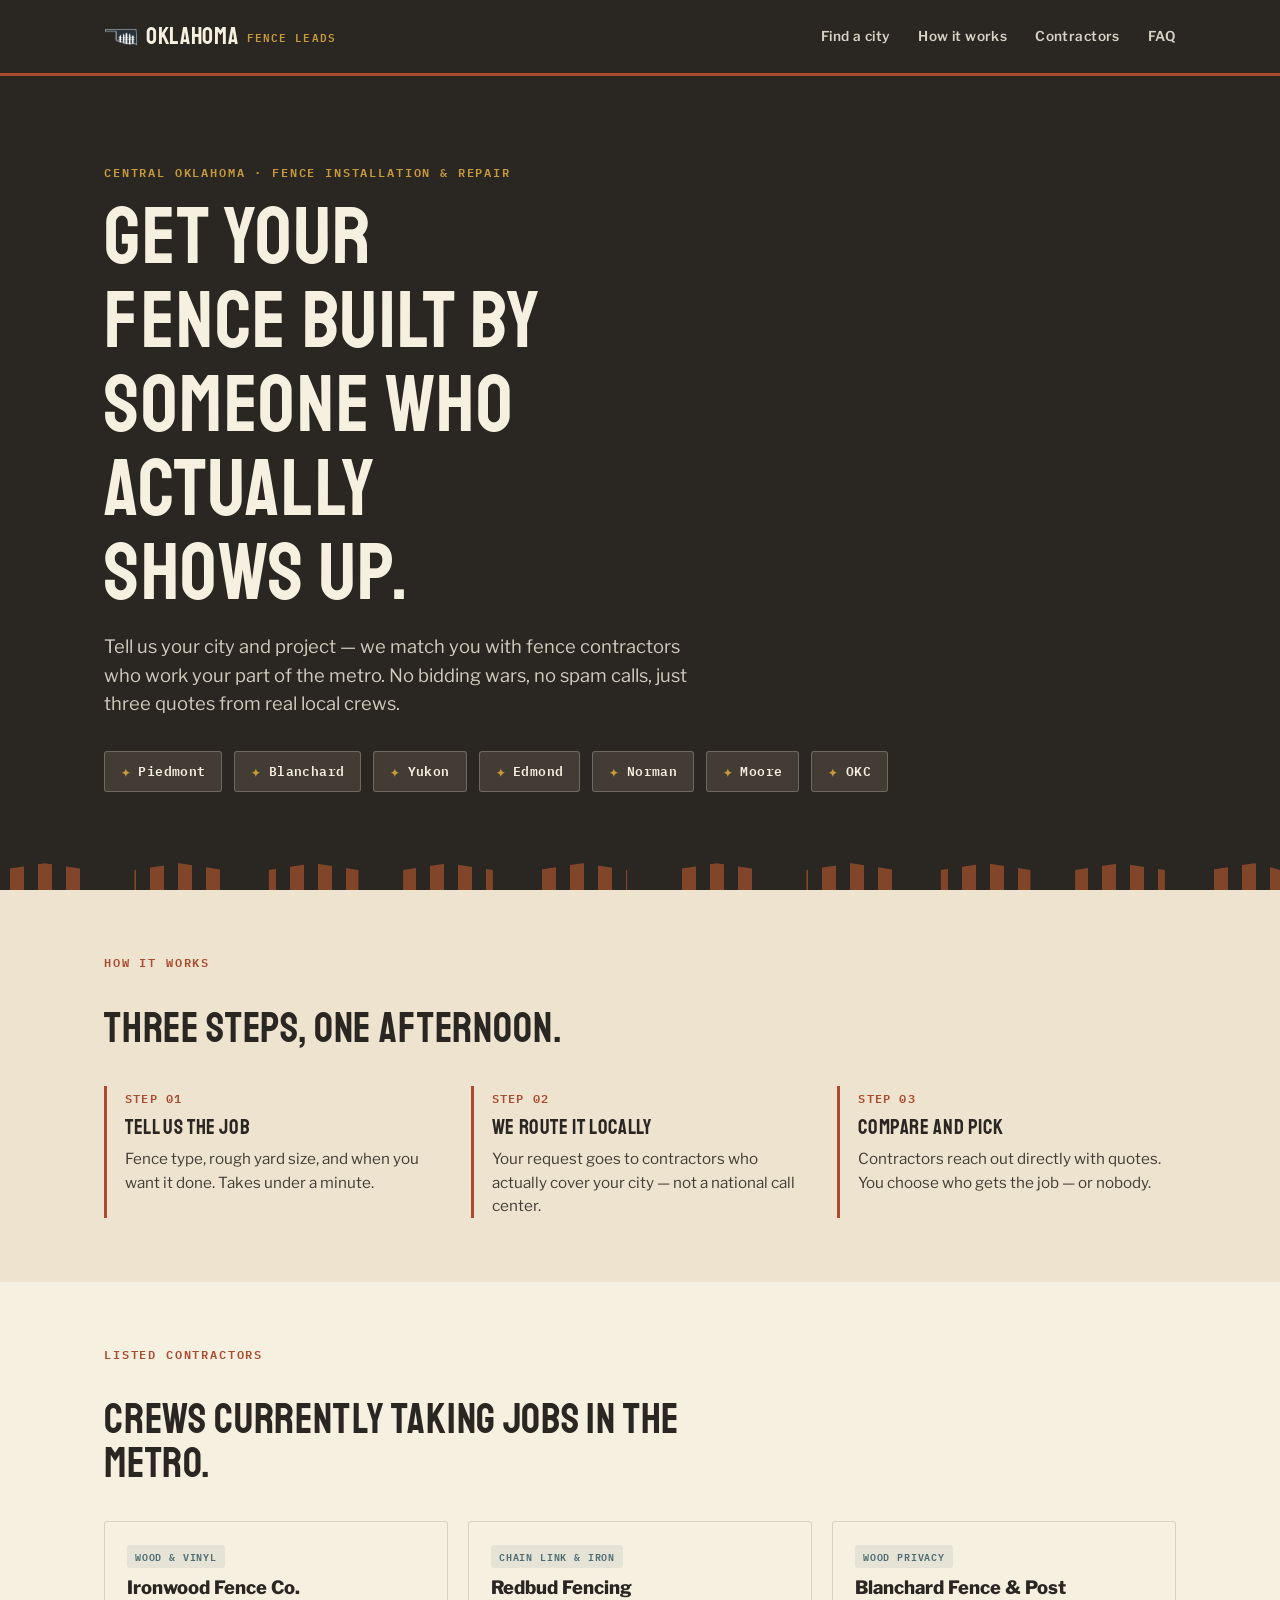
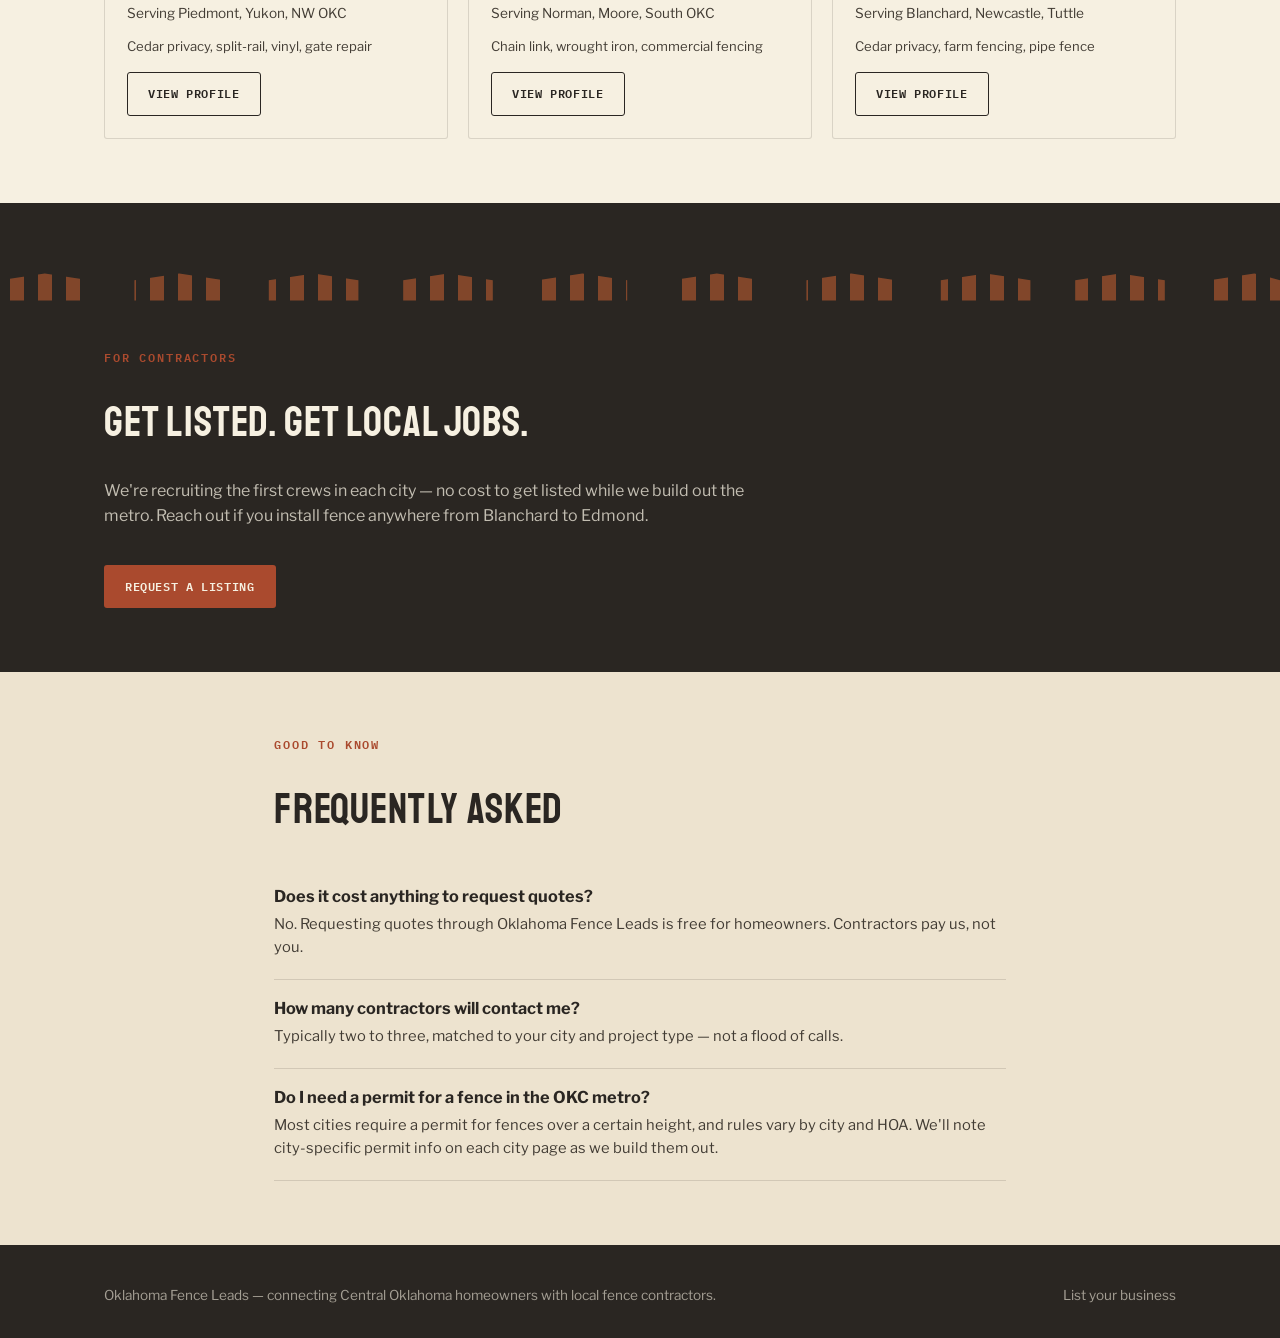
<file: oklahoma-fence-leads/index.html>
<!DOCTYPE html>
<html lang="en">
<head>
<meta charset="UTF-8">
<meta name="viewport" content="width=device-width, initial-scale=1.0">
<title>Oklahoma Fence Leads — Find Fence Contractors Across Central Oklahoma</title>
<link rel="stylesheet" href="style.css">
</head>
<body>

<header class="site-header">
  <div class="wrap">
    <a href="index.html" class="logo"><img src="../logo-icon.png" alt="" class="logo-icon">OKLAHOMA <span>FENCE LEADS</span></a>
    <nav class="nav-links">
      <a href="#cities">Find a city</a>
      <a href="#how">How it works</a>
      <a href="#businesses">Contractors</a>
      <a href="#faq">FAQ</a>
    </nav>
  </div>
</header>

<section class="hero">
  <div class="wrap">
    <span class="eyebrow">Central Oklahoma · Fence Installation &amp; Repair</span>
    <h1>Get your fence built by someone who actually shows up.</h1>
    <p class="lede">Tell us your city and project — we match you with fence contractors who work your part of the metro. No bidding wars, no spam calls, just three quotes from real local crews.</p>

    <div id="cities" class="city-picker">
      <a href="fence-piedmont/" class="city-chip">Piedmont</a>
      <a href="fence-blanchard/" class="city-chip">Blanchard</a>
      <a href="fence-yukon/" class="city-chip">Yukon</a>
      <a href="fence-edmond/" class="city-chip">Edmond</a>
      <a href="fence-norman/" class="city-chip">Norman</a>
      <a href="fence-moore/" class="city-chip">Moore</a>
      <a href="fence-okc/" class="city-chip">OKC</a>
    </div>
  </div>
  <div class="picket-divider"></div>
</section>

<section id="how" class="bg-limestone">
  <div class="wrap">
    <div class="section-head">
      <span class="eyebrow">How it works</span>
      <h2>Three steps, one afternoon.</h2>
    </div>
    <div class="steps">
      <div class="step">
        <span class="num">STEP 01</span>
        <h3>Tell us the job</h3>
        <p>Fence type, rough yard size, and when you want it done. Takes under a minute.</p>
      </div>
      <div class="step">
        <span class="num">STEP 02</span>
        <h3>We route it locally</h3>
        <p>Your request goes to contractors who actually cover your city — not a national call center.</p>
      </div>
      <div class="step">
        <span class="num">STEP 03</span>
        <h3>Compare and pick</h3>
        <p>Contractors reach out directly with quotes. You choose who gets the job — or nobody.</p>
      </div>
    </div>
  </div>
</section>

<section id="businesses">
  <div class="wrap">
    <div class="section-head">
      <span class="eyebrow">Listed contractors</span>
      <h2>Crews currently taking jobs in the metro.</h2>
    </div>
    <div class="card-grid">

      <div class="biz-card">
        <span class="badge">Wood &amp; Vinyl</span>
        <h3>Ironwood Fence Co.</h3>
        <div class="meta">Serving Piedmont, Yukon, NW OKC</div>
        <div class="services">Cedar privacy, split-rail, vinyl, gate repair</div>
        <div class="card-actions">
          <a href="ironwood-fence-co/" class="btn btn-outline">View profile</a>
        </div>
      </div>

      <div class="biz-card">
        <span class="badge">Chain Link &amp; Iron</span>
        <h3>Redbud Fencing</h3>
        <div class="meta">Serving Norman, Moore, South OKC</div>
        <div class="services">Chain link, wrought iron, commercial fencing</div>
        <div class="card-actions">
          <a href="#" class="btn btn-outline">View profile</a>
        </div>
      </div>

      <div class="biz-card">
        <span class="badge">Wood Privacy</span>
        <h3>Blanchard Fence &amp; Post</h3>
        <div class="meta">Serving Blanchard, Newcastle, Tuttle</div>
        <div class="services">Cedar privacy, farm fencing, pipe fence</div>
        <div class="card-actions">
          <a href="#" class="btn btn-outline">View profile</a>
        </div>
      </div>

    </div>
  </div>
</section>

<section class="bg-iron">
  <div class="picket-divider"></div>
  <div class="wrap" style="padding-top: 48px;">
    <div class="section-head">
      <span class="eyebrow">For contractors</span>
      <h2>Get listed. Get local jobs.</h2>
      <p style="color: rgba(246,240,225,0.75); margin-top: 12px;">We're recruiting the first crews in each city — no cost to get listed while we build out the metro. Reach out if you install fence anywhere from Blanchard to Edmond.</p>
    </div>
    <a href="#" class="btn btn-primary">Request a listing</a>
  </div>
</section>

<section id="faq" class="bg-limestone">
  <div class="wrap" style="max-width: 780px;">
    <div class="section-head">
      <span class="eyebrow">Good to know</span>
      <h2>Frequently asked</h2>
    </div>
    <div class="faq-item">
      <h3>Does it cost anything to request quotes?</h3>
      <p>No. Requesting quotes through Oklahoma Fence Leads is free for homeowners. Contractors pay us, not you.</p>
    </div>
    <div class="faq-item">
      <h3>How many contractors will contact me?</h3>
      <p>Typically two to three, matched to your city and project type — not a flood of calls.</p>
    </div>
    <div class="faq-item">
      <h3>Do I need a permit for a fence in the OKC metro?</h3>
      <p>Most cities require a permit for fences over a certain height, and rules vary by city and HOA. We'll note city-specific permit info on each city page as we build them out.</p>
    </div>
  </div>
</section>

<footer class="site-footer">
  <div class="wrap">
    <div>Oklahoma Fence Leads — connecting Central Oklahoma homeowners with local fence contractors.</div>
    <div><a href="#">List your business</a></div>
  </div>
</footer>

</body>
</html>
</file>
<file: style.css>
/* ============================================
   OKC METRO FENCE — design tokens
   Cedar posts, red-dirt clay, limestone caliche,
   ironwork charcoal. Signage-inspired display type.
   ============================================ */

@import url('https://fonts.googleapis.com/css2?family=Staatliches&family=Libre+Franklin:wght@400;500;600;700;800&family=IBM+Plex+Mono:wght@500;600&display=swap');

:root {
  --cedar: #8B4A2B;
  --clay: #AA4A2E;
  --clay-dark: #863823;
  --limestone: #EDE3CF;
  --limestone-hi: #F6F0E1;
  --iron: #2A2622;
  --iron-soft: #423C34;
  --prairie: #4E6B72;
  --gold: #C79A3B;
  --line: rgba(42,38,34,0.14);

  --display: 'Staatliches', sans-serif;
  --body: 'Libre Franklin', sans-serif;
  --mono: 'IBM Plex Mono', monospace;

  --radius: 3px;
}

* { box-sizing: border-box; }

html { scroll-behavior: smooth; }

body {
  margin: 0;
  font-family: var(--body);
  color: var(--iron);
  background: var(--limestone-hi);
  line-height: 1.55;
  -webkit-font-smoothing: antialiased;
}

h1, h2, h3, .display {
  font-family: var(--display);
  letter-spacing: 0.02em;
  font-weight: 400;
  line-height: 1.05;
  text-transform: uppercase;
  color: var(--iron);
}

h1 { font-size: clamp(2.6rem, 7vw, 5rem); }
h2 { font-size: clamp(1.8rem, 4vw, 2.6rem); }
h3 { font-size: 1.3rem; letter-spacing: 0.03em; }

p { margin: 0 0 1rem; }

a { color: inherit; text-decoration: none; }

.eyebrow {
  font-family: var(--mono);
  font-size: 0.72rem;
  letter-spacing: 0.16em;
  text-transform: uppercase;
  color: var(--clay);
  font-weight: 600;
}

.wrap {
  max-width: 1120px;
  margin: 0 auto;
  padding: 0 24px;
}

/* ---------- header ---------- */
.site-header {
  background: var(--iron);
  color: var(--limestone-hi);
  padding: 18px 0;
  position: sticky;
  top: 0;
  z-index: 50;
  border-bottom: 3px solid var(--clay);
}
.site-header .wrap {
  display: flex;
  align-items: center;
  justify-content: space-between;
}
.logo {
  font-family: var(--display);
  font-size: 1.5rem;
  letter-spacing: 0.03em;
  color: var(--limestone-hi);
  display: flex;
  align-items: center;
  gap: 8px;
}
.logo .logo-icon {
  height: 18px;
  width: auto;
  display: block;
  flex-shrink: 0;
}

.logo span {
  color: var(--gold);
  font-family: var(--mono);
  font-size: 0.7rem;
  letter-spacing: 0.1em;
  text-transform: uppercase;
  font-weight: 600;
}
.nav-links { display: flex; gap: 28px; font-size: 0.85rem; font-weight: 600; letter-spacing: 0.03em; }
.nav-links a { opacity: 0.85; }
.nav-links a:hover { opacity: 1; color: var(--gold); }

/* ---------- picket fence divider — signature element ---------- */
.picket-divider {
  height: 34px;
  width: 100%;
  background-repeat: repeat-x;
  background-size: 28px 34px;
  background-position: bottom;
  background-image:
    linear-gradient(var(--cedar), var(--cedar)),
    linear-gradient(var(--cedar), var(--cedar));
  background-image: repeating-linear-gradient(
    to right,
    var(--cedar) 0px,
    var(--cedar) 14px,
    transparent 14px,
    transparent 28px
  );
  clip-path: polygon(
    0% 100%, 0% 40%, 3.5% 20%, 7% 40%, 7% 100%,
    10.5% 100%, 10.5% 40%, 14% 20%, 17.5% 40%, 17.5% 100%,
    21% 100%, 21% 40%, 24.5% 20%, 28% 40%, 28% 100%,
    31.5% 100%, 31.5% 40%, 35% 20%, 38.5% 40%, 38.5% 100%,
    42% 100%, 42% 40%, 45.5% 20%, 49% 40%, 49% 100%,
    52.5% 100%, 52.5% 40%, 56% 20%, 59.5% 40%, 59.5% 100%,
    63% 100%, 63% 40%, 66.5% 20%, 70% 40%, 70% 100%,
    73.5% 100%, 73.5% 40%, 77% 20%, 80.5% 40%, 80.5% 100%,
    84% 100%, 84% 40%, 87.5% 20%, 91% 40%, 91% 100%,
    94.5% 100%, 94.5% 40%, 98% 20%, 100% 40%, 100% 100%
  );
  opacity: 0.9;
}
.picket-divider.rail::before {
  content: '';
}

/* ---------- hero ---------- */
.hero {
  background: var(--iron);
  color: var(--limestone-hi);
  padding: 84px 0 0;
  position: relative;
  overflow: hidden;
}
.hero .wrap { position: relative; z-index: 2; padding-bottom: 56px; }
.hero .eyebrow { color: var(--gold); }
.hero h1 { color: var(--limestone-hi); margin: 10px 0 18px; max-width: 11ch; }
.hero p.lede {
  font-size: 1.15rem;
  max-width: 46ch;
  color: rgba(246,240,225,0.82);
  margin-bottom: 32px;
}

/* ---------- city picker (mile-marker styled chips) ---------- */
.city-picker {
  display: flex;
  flex-wrap: wrap;
  gap: 12px;
  margin-bottom: 8px;
}
.city-chip {
  font-family: var(--mono);
  font-size: 0.8rem;
  font-weight: 600;
  letter-spacing: 0.03em;
  color: var(--limestone-hi);
  background: var(--iron-soft);
  border: 1px solid rgba(246,240,225,0.25);
  border-radius: var(--radius);
  padding: 10px 16px;
  display: inline-flex;
  align-items: center;
  gap: 8px;
  transition: background 0.15s, border-color 0.15s, transform 0.15s;
}
.city-chip::before {
  content: '\2726';
  color: var(--gold);
  font-size: 0.7rem;
}
.city-chip:hover {
  background: var(--clay);
  border-color: var(--clay);
  transform: translateY(-1px);
}

/* ---------- sections ---------- */
section { padding: 64px 0; }
.section-head { margin-bottom: 36px; max-width: 60ch; }
.section-head .eyebrow { display: block; margin-bottom: 10px; }

.bg-limestone { background: var(--limestone); }
.bg-iron { background: var(--iron); color: var(--limestone-hi); }
.bg-iron h2, .bg-iron h3 { color: var(--limestone-hi); }

/* ---------- how it works ---------- */
.steps {
  display: grid;
  grid-template-columns: repeat(3, 1fr);
  gap: 28px;
}
.step {
  border-left: 3px solid var(--clay);
  padding-left: 18px;
}
.step .num {
  font-family: var(--mono);
  font-size: 0.75rem;
  color: var(--clay);
  font-weight: 600;
  letter-spacing: 0.1em;
}
.step h3 { margin: 6px 0 8px; }
.step p { font-size: 0.95rem; color: var(--iron-soft); margin: 0; }

/* ---------- business cards ---------- */
.card-grid {
  display: grid;
  grid-template-columns: repeat(auto-fill, minmax(280px, 1fr));
  gap: 20px;
}
.biz-card {
  background: var(--limestone-hi);
  border: 1px solid var(--line);
  border-radius: var(--radius);
  padding: 22px;
  transition: box-shadow 0.15s, transform 0.15s;
}
.biz-card:hover { box-shadow: 0 8px 24px rgba(42,38,34,0.12); transform: translateY(-2px); }
.biz-card .badge {
  display: inline-block;
  font-family: var(--mono);
  font-size: 0.65rem;
  letter-spacing: 0.08em;
  text-transform: uppercase;
  font-weight: 600;
  color: var(--prairie);
  background: rgba(78,107,114,0.1);
  border-radius: var(--radius);
  padding: 3px 8px;
  margin-bottom: 10px;
}
.biz-card h3 { margin: 0 0 6px; text-transform: none; font-family: var(--body); font-weight: 800; font-size: 1.15rem; letter-spacing: 0; }
.biz-card .meta { font-size: 0.85rem; color: var(--iron-soft); margin-bottom: 12px; }
.biz-card .services { font-size: 0.82rem; color: var(--iron-soft); margin-bottom: 16px; }
.biz-card .card-actions { display: flex; gap: 10px; }

.btn {
  display: inline-flex;
  align-items: center;
  justify-content: center;
  font-family: var(--mono);
  font-size: 0.78rem;
  font-weight: 600;
  letter-spacing: 0.05em;
  text-transform: uppercase;
  padding: 11px 20px;
  border-radius: var(--radius);
  border: 1px solid transparent;
  cursor: pointer;
}
.btn-primary { background: var(--clay); color: var(--limestone-hi); }
.btn-primary:hover { background: var(--clay-dark); }
.btn-outline { background: transparent; color: var(--iron); border-color: var(--iron); }
.btn-outline:hover { background: var(--iron); color: var(--limestone-hi); }
.btn-outline.on-dark { color: var(--limestone-hi); border-color: rgba(246,240,225,0.4); }
.btn-outline.on-dark:hover { background: var(--limestone-hi); color: var(--iron); }
.btn-block { width: 100%; }

/* ---------- lead form ---------- */
.lead-form {
  background: var(--limestone-hi);
  border: 1px solid var(--line);
  border-radius: var(--radius);
  padding: 32px;
}
.lead-form .field { margin-bottom: 16px; }
.lead-form label {
  display: block;
  font-family: var(--mono);
  font-size: 0.72rem;
  letter-spacing: 0.08em;
  text-transform: uppercase;
  color: var(--iron-soft);
  margin-bottom: 6px;
}
.lead-form input, .lead-form select, .lead-form textarea {
  width: 100%;
  font-family: var(--body);
  font-size: 0.95rem;
  padding: 11px 13px;
  border: 1px solid var(--line);
  border-radius: var(--radius);
  background: #fff;
  color: var(--iron);
}
.lead-form input:focus, .lead-form select:focus, .lead-form textarea:focus {
  outline: 2px solid var(--clay);
  outline-offset: 1px;
}
.form-row { display: flex; gap: 14px; }
.form-row .field { flex: 1; }

.confirm-box {
  display: none;
  background: rgba(78,107,114,0.1);
  border: 1px solid var(--prairie);
  border-radius: var(--radius);
  padding: 20px;
  font-size: 0.92rem;
}
.confirm-box strong { display: block; font-family: var(--display); font-size: 1.1rem; letter-spacing: 0.02em; margin-bottom: 4px; text-transform: uppercase; }

/* ---------- FAQ ---------- */
.faq-item { border-bottom: 1px solid var(--line); padding: 20px 0; }
.faq-item h3 { text-transform: none; font-family: var(--body); font-weight: 700; font-size: 1.02rem; letter-spacing: 0; margin: 0 0 8px; }
.faq-item p { font-size: 0.92rem; color: var(--iron-soft); margin: 0; }

/* ---------- footer ---------- */
.site-footer {
  background: var(--iron);
  color: rgba(246,240,225,0.6);
  padding: 40px 0 32px;
  font-size: 0.85rem;
}
.site-footer .wrap { display: flex; justify-content: space-between; flex-wrap: wrap; gap: 20px; }
.site-footer a:hover { color: var(--gold); }

/* ---------- profile page specifics ---------- */
.profile-hero {
  background: var(--iron);
  color: var(--limestone-hi);
  padding: 56px 0;
}
.profile-hero .badge-row { display: flex; gap: 8px; margin-bottom: 14px; }
.profile-hero .badge-row .badge {
  font-family: var(--mono);
  font-size: 0.68rem;
  letter-spacing: 0.08em;
  text-transform: uppercase;
  font-weight: 600;
  color: var(--gold);
  border: 1px solid rgba(199,154,59,0.5);
  border-radius: var(--radius);
  padding: 4px 10px;
}
.profile-hero h1 { color: var(--limestone-hi); font-size: clamp(2rem, 5vw, 3.2rem); }
.profile-grid {
  display: grid;
  grid-template-columns: 1.6fr 1fr;
  gap: 40px;
  align-items: start;
}
.info-list { list-style: none; margin: 0; padding: 0; }
.info-list li { display: flex; gap: 10px; padding: 10px 0; border-bottom: 1px solid var(--line); font-size: 0.92rem; }
.info-list .k { font-family: var(--mono); font-size: 0.72rem; text-transform: uppercase; letter-spacing: 0.06em; color: var(--prairie); min-width: 120px; }

.breadcrumb { font-family: var(--mono); font-size: 0.75rem; color: rgba(246,240,225,0.6); margin-bottom: 20px; }
.breadcrumb a:hover { color: var(--gold); }

/* ---------- responsive ---------- */
@media (max-width: 780px) {
  .steps { grid-template-columns: 1fr; gap: 32px; }
  .profile-grid { grid-template-columns: 1fr; }
  .nav-links { display: none; }
  .form-row { flex-direction: column; gap: 0; }
  .site-footer .wrap { flex-direction: column; }
  .logo { font-size: 1.15rem; }
}

@media (prefers-reduced-motion: reduce) {
  * { transition: none !important; scroll-behavior: auto !important; }
}
</file>
<file: fence-blanchard/style.css>
/* ============================================
   OKC METRO FENCE — design tokens
   Cedar posts, red-dirt clay, limestone caliche,
   ironwork charcoal. Signage-inspired display type.
   ============================================ */

@import url('https://fonts.googleapis.com/css2?family=Staatliches&family=Libre+Franklin:wght@400;500;600;700;800&family=IBM+Plex+Mono:wght@500;600&display=swap');

:root {
  --cedar: #8B4A2B;
  --clay: #AA4A2E;
  --clay-dark: #863823;
  --limestone: #EDE3CF;
  --limestone-hi: #F6F0E1;
  --iron: #2A2622;
  --iron-soft: #423C34;
  --prairie: #4E6B72;
  --gold: #C79A3B;
  --line: rgba(42,38,34,0.14);

  --display: 'Staatliches', sans-serif;
  --body: 'Libre Franklin', sans-serif;
  --mono: 'IBM Plex Mono', monospace;

  --radius: 3px;
}

* { box-sizing: border-box; }

html { scroll-behavior: smooth; }

body {
  margin: 0;
  font-family: var(--body);
  color: var(--iron);
  background: var(--limestone-hi);
  line-height: 1.55;
  -webkit-font-smoothing: antialiased;
}

h1, h2, h3, .display {
  font-family: var(--display);
  letter-spacing: 0.02em;
  font-weight: 400;
  line-height: 1.05;
  text-transform: uppercase;
  color: var(--iron);
}

h1 { font-size: clamp(2.6rem, 7vw, 5rem); }
h2 { font-size: clamp(1.8rem, 4vw, 2.6rem); }
h3 { font-size: 1.3rem; letter-spacing: 0.03em; }

p { margin: 0 0 1rem; }

a { color: inherit; text-decoration: none; }

.eyebrow {
  font-family: var(--mono);
  font-size: 0.72rem;
  letter-spacing: 0.16em;
  text-transform: uppercase;
  color: var(--clay);
  font-weight: 600;
}

.wrap {
  max-width: 1120px;
  margin: 0 auto;
  padding: 0 24px;
}

/* ---------- header ---------- */
.site-header {
  background: var(--iron);
  color: var(--limestone-hi);
  padding: 18px 0;
  position: sticky;
  top: 0;
  z-index: 50;
  border-bottom: 3px solid var(--clay);
}
.site-header .wrap {
  display: flex;
  align-items: center;
  justify-content: space-between;
}
.logo {
  font-family: var(--display);
  font-size: 1.5rem;
  letter-spacing: 0.03em;
  color: var(--limestone-hi);
  display: flex;
  align-items: center;
  gap: 8px;
}
.logo .logo-icon {
  height: 18px;
  width: auto;
  display: block;
  flex-shrink: 0;
}

.logo span {
  color: var(--gold);
  font-family: var(--mono);
  font-size: 0.7rem;
  letter-spacing: 0.1em;
  text-transform: uppercase;
  font-weight: 600;
}
.nav-links { display: flex; gap: 28px; font-size: 0.85rem; font-weight: 600; letter-spacing: 0.03em; }
.nav-links a { opacity: 0.85; }
.nav-links a:hover { opacity: 1; color: var(--gold); }

/* ---------- picket fence divider — signature element ---------- */
.picket-divider {
  height: 34px;
  width: 100%;
  background-repeat: repeat-x;
  background-size: 28px 34px;
  background-position: bottom;
  background-image:
    linear-gradient(var(--cedar), var(--cedar)),
    linear-gradient(var(--cedar), var(--cedar));
  background-image: repeating-linear-gradient(
    to right,
    var(--cedar) 0px,
    var(--cedar) 14px,
    transparent 14px,
    transparent 28px
  );
  clip-path: polygon(
    0% 100%, 0% 40%, 3.5% 20%, 7% 40%, 7% 100%,
    10.5% 100%, 10.5% 40%, 14% 20%, 17.5% 40%, 17.5% 100%,
    21% 100%, 21% 40%, 24.5% 20%, 28% 40%, 28% 100%,
    31.5% 100%, 31.5% 40%, 35% 20%, 38.5% 40%, 38.5% 100%,
    42% 100%, 42% 40%, 45.5% 20%, 49% 40%, 49% 100%,
    52.5% 100%, 52.5% 40%, 56% 20%, 59.5% 40%, 59.5% 100%,
    63% 100%, 63% 40%, 66.5% 20%, 70% 40%, 70% 100%,
    73.5% 100%, 73.5% 40%, 77% 20%, 80.5% 40%, 80.5% 100%,
    84% 100%, 84% 40%, 87.5% 20%, 91% 40%, 91% 100%,
    94.5% 100%, 94.5% 40%, 98% 20%, 100% 40%, 100% 100%
  );
  opacity: 0.9;
}
.picket-divider.rail::before {
  content: '';
}

/* ---------- hero ---------- */
.hero {
  background: var(--iron);
  color: var(--limestone-hi);
  padding: 84px 0 0;
  position: relative;
  overflow: hidden;
}
.hero .wrap { position: relative; z-index: 2; padding-bottom: 56px; }
.hero .eyebrow { color: var(--gold); }
.hero h1 { color: var(--limestone-hi); margin: 10px 0 18px; max-width: 11ch; }
.hero p.lede {
  font-size: 1.15rem;
  max-width: 46ch;
  color: rgba(246,240,225,0.82);
  margin-bottom: 32px;
}

/* ---------- city picker (mile-marker styled chips) ---------- */
.city-picker {
  display: flex;
  flex-wrap: wrap;
  gap: 12px;
  margin-bottom: 8px;
}
.city-chip {
  font-family: var(--mono);
  font-size: 0.8rem;
  font-weight: 600;
  letter-spacing: 0.03em;
  color: var(--limestone-hi);
  background: var(--iron-soft);
  border: 1px solid rgba(246,240,225,0.25);
  border-radius: var(--radius);
  padding: 10px 16px;
  display: inline-flex;
  align-items: center;
  gap: 8px;
  transition: background 0.15s, border-color 0.15s, transform 0.15s;
}
.city-chip::before {
  content: '\2726';
  color: var(--gold);
  font-size: 0.7rem;
}
.city-chip:hover {
  background: var(--clay);
  border-color: var(--clay);
  transform: translateY(-1px);
}

/* ---------- sections ---------- */
section { padding: 64px 0; }
.section-head { margin-bottom: 36px; max-width: 60ch; }
.section-head .eyebrow { display: block; margin-bottom: 10px; }

.bg-limestone { background: var(--limestone); }
.bg-iron { background: var(--iron); color: var(--limestone-hi); }
.bg-iron h2, .bg-iron h3 { color: var(--limestone-hi); }

/* ---------- how it works ---------- */
.steps {
  display: grid;
  grid-template-columns: repeat(3, 1fr);
  gap: 28px;
}
.step {
  border-left: 3px solid var(--clay);
  padding-left: 18px;
}
.step .num {
  font-family: var(--mono);
  font-size: 0.75rem;
  color: var(--clay);
  font-weight: 600;
  letter-spacing: 0.1em;
}
.step h3 { margin: 6px 0 8px; }
.step p { font-size: 0.95rem; color: var(--iron-soft); margin: 0; }

/* ---------- business cards ---------- */
.card-grid {
  display: grid;
  grid-template-columns: repeat(auto-fill, minmax(280px, 1fr));
  gap: 20px;
}
.biz-card {
  background: var(--limestone-hi);
  border: 1px solid var(--line);
  border-radius: var(--radius);
  padding: 22px;
  transition: box-shadow 0.15s, transform 0.15s;
}
.biz-card:hover { box-shadow: 0 8px 24px rgba(42,38,34,0.12); transform: translateY(-2px); }
.biz-card .badge {
  display: inline-block;
  font-family: var(--mono);
  font-size: 0.65rem;
  letter-spacing: 0.08em;
  text-transform: uppercase;
  font-weight: 600;
  color: var(--prairie);
  background: rgba(78,107,114,0.1);
  border-radius: var(--radius);
  padding: 3px 8px;
  margin-bottom: 10px;
}
.biz-card h3 { margin: 0 0 6px; text-transform: none; font-family: var(--body); font-weight: 800; font-size: 1.15rem; letter-spacing: 0; }
.biz-card .meta { font-size: 0.85rem; color: var(--iron-soft); margin-bottom: 12px; }
.biz-card .services { font-size: 0.82rem; color: var(--iron-soft); margin-bottom: 16px; }
.biz-card .card-actions { display: flex; gap: 10px; }

.btn {
  display: inline-flex;
  align-items: center;
  justify-content: center;
  font-family: var(--mono);
  font-size: 0.78rem;
  font-weight: 600;
  letter-spacing: 0.05em;
  text-transform: uppercase;
  padding: 11px 20px;
  border-radius: var(--radius);
  border: 1px solid transparent;
  cursor: pointer;
}
.btn-primary { background: var(--clay); color: var(--limestone-hi); }
.btn-primary:hover { background: var(--clay-dark); }
.btn-outline { background: transparent; color: var(--iron); border-color: var(--iron); }
.btn-outline:hover { background: var(--iron); color: var(--limestone-hi); }
.btn-outline.on-dark { color: var(--limestone-hi); border-color: rgba(246,240,225,0.4); }
.btn-outline.on-dark:hover { background: var(--limestone-hi); color: var(--iron); }
.btn-block { width: 100%; }

/* ---------- lead form ---------- */
.lead-form {
  background: var(--limestone-hi);
  border: 1px solid var(--line);
  border-radius: var(--radius);
  padding: 32px;
}
.lead-form .field { margin-bottom: 16px; }
.lead-form label {
  display: block;
  font-family: var(--mono);
  font-size: 0.72rem;
  letter-spacing: 0.08em;
  text-transform: uppercase;
  color: var(--iron-soft);
  margin-bottom: 6px;
}
.lead-form input, .lead-form select, .lead-form textarea {
  width: 100%;
  font-family: var(--body);
  font-size: 0.95rem;
  padding: 11px 13px;
  border: 1px solid var(--line);
  border-radius: var(--radius);
  background: #fff;
  color: var(--iron);
}
.lead-form input:focus, .lead-form select:focus, .lead-form textarea:focus {
  outline: 2px solid var(--clay);
  outline-offset: 1px;
}
.form-row { display: flex; gap: 14px; }
.form-row .field { flex: 1; }

.confirm-box {
  display: none;
  background: rgba(78,107,114,0.1);
  border: 1px solid var(--prairie);
  border-radius: var(--radius);
  padding: 20px;
  font-size: 0.92rem;
}
.confirm-box strong { display: block; font-family: var(--display); font-size: 1.1rem; letter-spacing: 0.02em; margin-bottom: 4px; text-transform: uppercase; }

/* ---------- FAQ ---------- */
.faq-item { border-bottom: 1px solid var(--line); padding: 20px 0; }
.faq-item h3 { text-transform: none; font-family: var(--body); font-weight: 700; font-size: 1.02rem; letter-spacing: 0; margin: 0 0 8px; }
.faq-item p { font-size: 0.92rem; color: var(--iron-soft); margin: 0; }

/* ---------- footer ---------- */
.site-footer {
  background: var(--iron);
  color: rgba(246,240,225,0.6);
  padding: 40px 0 32px;
  font-size: 0.85rem;
}
.site-footer .wrap { display: flex; justify-content: space-between; flex-wrap: wrap; gap: 20px; }
.site-footer a:hover { color: var(--gold); }

/* ---------- profile page specifics ---------- */
.profile-hero {
  background: var(--iron);
  color: var(--limestone-hi);
  padding: 56px 0;
}
.profile-hero .badge-row { display: flex; gap: 8px; margin-bottom: 14px; }
.profile-hero .badge-row .badge {
  font-family: var(--mono);
  font-size: 0.68rem;
  letter-spacing: 0.08em;
  text-transform: uppercase;
  font-weight: 600;
  color: var(--gold);
  border: 1px solid rgba(199,154,59,0.5);
  border-radius: var(--radius);
  padding: 4px 10px;
}
.profile-hero h1 { color: var(--limestone-hi); font-size: clamp(2rem, 5vw, 3.2rem); }
.profile-grid {
  display: grid;
  grid-template-columns: 1.6fr 1fr;
  gap: 40px;
  align-items: start;
}
.info-list { list-style: none; margin: 0; padding: 0; }
.info-list li { display: flex; gap: 10px; padding: 10px 0; border-bottom: 1px solid var(--line); font-size: 0.92rem; }
.info-list .k { font-family: var(--mono); font-size: 0.72rem; text-transform: uppercase; letter-spacing: 0.06em; color: var(--prairie); min-width: 120px; }

.breadcrumb { font-family: var(--mono); font-size: 0.75rem; color: rgba(246,240,225,0.6); margin-bottom: 20px; }
.breadcrumb a:hover { color: var(--gold); }

/* ---------- responsive ---------- */
@media (max-width: 780px) {
  .steps { grid-template-columns: 1fr; gap: 32px; }
  .profile-grid { grid-template-columns: 1fr; }
  .nav-links { display: none; }
  .form-row { flex-direction: column; gap: 0; }
  .site-footer .wrap { flex-direction: column; }
  .logo { font-size: 1.15rem; }
}

@media (prefers-reduced-motion: reduce) {
  * { transition: none !important; scroll-behavior: auto !important; }
}
</file>
<file: fence-edmond/style.css>
/* ============================================
   OKC METRO FENCE — design tokens
   Cedar posts, red-dirt clay, limestone caliche,
   ironwork charcoal. Signage-inspired display type.
   ============================================ */

@import url('https://fonts.googleapis.com/css2?family=Staatliches&family=Libre+Franklin:wght@400;500;600;700;800&family=IBM+Plex+Mono:wght@500;600&display=swap');

:root {
  --cedar: #8B4A2B;
  --clay: #AA4A2E;
  --clay-dark: #863823;
  --limestone: #EDE3CF;
  --limestone-hi: #F6F0E1;
  --iron: #2A2622;
  --iron-soft: #423C34;
  --prairie: #4E6B72;
  --gold: #C79A3B;
  --line: rgba(42,38,34,0.14);

  --display: 'Staatliches', sans-serif;
  --body: 'Libre Franklin', sans-serif;
  --mono: 'IBM Plex Mono', monospace;

  --radius: 3px;
}

* { box-sizing: border-box; }

html { scroll-behavior: smooth; }

body {
  margin: 0;
  font-family: var(--body);
  color: var(--iron);
  background: var(--limestone-hi);
  line-height: 1.55;
  -webkit-font-smoothing: antialiased;
}

h1, h2, h3, .display {
  font-family: var(--display);
  letter-spacing: 0.02em;
  font-weight: 400;
  line-height: 1.05;
  text-transform: uppercase;
  color: var(--iron);
}

h1 { font-size: clamp(2.6rem, 7vw, 5rem); }
h2 { font-size: clamp(1.8rem, 4vw, 2.6rem); }
h3 { font-size: 1.3rem; letter-spacing: 0.03em; }

p { margin: 0 0 1rem; }

a { color: inherit; text-decoration: none; }

.eyebrow {
  font-family: var(--mono);
  font-size: 0.72rem;
  letter-spacing: 0.16em;
  text-transform: uppercase;
  color: var(--clay);
  font-weight: 600;
}

.wrap {
  max-width: 1120px;
  margin: 0 auto;
  padding: 0 24px;
}

/* ---------- header ---------- */
.site-header {
  background: var(--iron);
  color: var(--limestone-hi);
  padding: 18px 0;
  position: sticky;
  top: 0;
  z-index: 50;
  border-bottom: 3px solid var(--clay);
}
.site-header .wrap {
  display: flex;
  align-items: center;
  justify-content: space-between;
}
.logo {
  font-family: var(--display);
  font-size: 1.5rem;
  letter-spacing: 0.03em;
  color: var(--limestone-hi);
  display: flex;
  align-items: center;
  gap: 8px;
}
.logo .logo-icon {
  height: 18px;
  width: auto;
  display: block;
  flex-shrink: 0;
}

.logo span {
  color: var(--gold);
  font-family: var(--mono);
  font-size: 0.7rem;
  letter-spacing: 0.1em;
  text-transform: uppercase;
  font-weight: 600;
}
.nav-links { display: flex; gap: 28px; font-size: 0.85rem; font-weight: 600; letter-spacing: 0.03em; }
.nav-links a { opacity: 0.85; }
.nav-links a:hover { opacity: 1; color: var(--gold); }

/* ---------- picket fence divider — signature element ---------- */
.picket-divider {
  height: 34px;
  width: 100%;
  background-repeat: repeat-x;
  background-size: 28px 34px;
  background-position: bottom;
  background-image:
    linear-gradient(var(--cedar), var(--cedar)),
    linear-gradient(var(--cedar), var(--cedar));
  background-image: repeating-linear-gradient(
    to right,
    var(--cedar) 0px,
    var(--cedar) 14px,
    transparent 14px,
    transparent 28px
  );
  clip-path: polygon(
    0% 100%, 0% 40%, 3.5% 20%, 7% 40%, 7% 100%,
    10.5% 100%, 10.5% 40%, 14% 20%, 17.5% 40%, 17.5% 100%,
    21% 100%, 21% 40%, 24.5% 20%, 28% 40%, 28% 100%,
    31.5% 100%, 31.5% 40%, 35% 20%, 38.5% 40%, 38.5% 100%,
    42% 100%, 42% 40%, 45.5% 20%, 49% 40%, 49% 100%,
    52.5% 100%, 52.5% 40%, 56% 20%, 59.5% 40%, 59.5% 100%,
    63% 100%, 63% 40%, 66.5% 20%, 70% 40%, 70% 100%,
    73.5% 100%, 73.5% 40%, 77% 20%, 80.5% 40%, 80.5% 100%,
    84% 100%, 84% 40%, 87.5% 20%, 91% 40%, 91% 100%,
    94.5% 100%, 94.5% 40%, 98% 20%, 100% 40%, 100% 100%
  );
  opacity: 0.9;
}
.picket-divider.rail::before {
  content: '';
}

/* ---------- hero ---------- */
.hero {
  background: var(--iron);
  color: var(--limestone-hi);
  padding: 84px 0 0;
  position: relative;
  overflow: hidden;
}
.hero .wrap { position: relative; z-index: 2; padding-bottom: 56px; }
.hero .eyebrow { color: var(--gold); }
.hero h1 { color: var(--limestone-hi); margin: 10px 0 18px; max-width: 11ch; }
.hero p.lede {
  font-size: 1.15rem;
  max-width: 46ch;
  color: rgba(246,240,225,0.82);
  margin-bottom: 32px;
}

/* ---------- city picker (mile-marker styled chips) ---------- */
.city-picker {
  display: flex;
  flex-wrap: wrap;
  gap: 12px;
  margin-bottom: 8px;
}
.city-chip {
  font-family: var(--mono);
  font-size: 0.8rem;
  font-weight: 600;
  letter-spacing: 0.03em;
  color: var(--limestone-hi);
  background: var(--iron-soft);
  border: 1px solid rgba(246,240,225,0.25);
  border-radius: var(--radius);
  padding: 10px 16px;
  display: inline-flex;
  align-items: center;
  gap: 8px;
  transition: background 0.15s, border-color 0.15s, transform 0.15s;
}
.city-chip::before {
  content: '\2726';
  color: var(--gold);
  font-size: 0.7rem;
}
.city-chip:hover {
  background: var(--clay);
  border-color: var(--clay);
  transform: translateY(-1px);
}

/* ---------- sections ---------- */
section { padding: 64px 0; }
.section-head { margin-bottom: 36px; max-width: 60ch; }
.section-head .eyebrow { display: block; margin-bottom: 10px; }

.bg-limestone { background: var(--limestone); }
.bg-iron { background: var(--iron); color: var(--limestone-hi); }
.bg-iron h2, .bg-iron h3 { color: var(--limestone-hi); }

/* ---------- how it works ---------- */
.steps {
  display: grid;
  grid-template-columns: repeat(3, 1fr);
  gap: 28px;
}
.step {
  border-left: 3px solid var(--clay);
  padding-left: 18px;
}
.step .num {
  font-family: var(--mono);
  font-size: 0.75rem;
  color: var(--clay);
  font-weight: 600;
  letter-spacing: 0.1em;
}
.step h3 { margin: 6px 0 8px; }
.step p { font-size: 0.95rem; color: var(--iron-soft); margin: 0; }

/* ---------- business cards ---------- */
.card-grid {
  display: grid;
  grid-template-columns: repeat(auto-fill, minmax(280px, 1fr));
  gap: 20px;
}
.biz-card {
  background: var(--limestone-hi);
  border: 1px solid var(--line);
  border-radius: var(--radius);
  padding: 22px;
  transition: box-shadow 0.15s, transform 0.15s;
}
.biz-card:hover { box-shadow: 0 8px 24px rgba(42,38,34,0.12); transform: translateY(-2px); }
.biz-card .badge {
  display: inline-block;
  font-family: var(--mono);
  font-size: 0.65rem;
  letter-spacing: 0.08em;
  text-transform: uppercase;
  font-weight: 600;
  color: var(--prairie);
  background: rgba(78,107,114,0.1);
  border-radius: var(--radius);
  padding: 3px 8px;
  margin-bottom: 10px;
}
.biz-card h3 { margin: 0 0 6px; text-transform: none; font-family: var(--body); font-weight: 800; font-size: 1.15rem; letter-spacing: 0; }
.biz-card .meta { font-size: 0.85rem; color: var(--iron-soft); margin-bottom: 12px; }
.biz-card .services { font-size: 0.82rem; color: var(--iron-soft); margin-bottom: 16px; }
.biz-card .card-actions { display: flex; gap: 10px; }

.btn {
  display: inline-flex;
  align-items: center;
  justify-content: center;
  font-family: var(--mono);
  font-size: 0.78rem;
  font-weight: 600;
  letter-spacing: 0.05em;
  text-transform: uppercase;
  padding: 11px 20px;
  border-radius: var(--radius);
  border: 1px solid transparent;
  cursor: pointer;
}
.btn-primary { background: var(--clay); color: var(--limestone-hi); }
.btn-primary:hover { background: var(--clay-dark); }
.btn-outline { background: transparent; color: var(--iron); border-color: var(--iron); }
.btn-outline:hover { background: var(--iron); color: var(--limestone-hi); }
.btn-outline.on-dark { color: var(--limestone-hi); border-color: rgba(246,240,225,0.4); }
.btn-outline.on-dark:hover { background: var(--limestone-hi); color: var(--iron); }
.btn-block { width: 100%; }

/* ---------- lead form ---------- */
.lead-form {
  background: var(--limestone-hi);
  border: 1px solid var(--line);
  border-radius: var(--radius);
  padding: 32px;
}
.lead-form .field { margin-bottom: 16px; }
.lead-form label {
  display: block;
  font-family: var(--mono);
  font-size: 0.72rem;
  letter-spacing: 0.08em;
  text-transform: uppercase;
  color: var(--iron-soft);
  margin-bottom: 6px;
}
.lead-form input, .lead-form select, .lead-form textarea {
  width: 100%;
  font-family: var(--body);
  font-size: 0.95rem;
  padding: 11px 13px;
  border: 1px solid var(--line);
  border-radius: var(--radius);
  background: #fff;
  color: var(--iron);
}
.lead-form input:focus, .lead-form select:focus, .lead-form textarea:focus {
  outline: 2px solid var(--clay);
  outline-offset: 1px;
}
.form-row { display: flex; gap: 14px; }
.form-row .field { flex: 1; }

.confirm-box {
  display: none;
  background: rgba(78,107,114,0.1);
  border: 1px solid var(--prairie);
  border-radius: var(--radius);
  padding: 20px;
  font-size: 0.92rem;
}
.confirm-box strong { display: block; font-family: var(--display); font-size: 1.1rem; letter-spacing: 0.02em; margin-bottom: 4px; text-transform: uppercase; }

/* ---------- FAQ ---------- */
.faq-item { border-bottom: 1px solid var(--line); padding: 20px 0; }
.faq-item h3 { text-transform: none; font-family: var(--body); font-weight: 700; font-size: 1.02rem; letter-spacing: 0; margin: 0 0 8px; }
.faq-item p { font-size: 0.92rem; color: var(--iron-soft); margin: 0; }

/* ---------- footer ---------- */
.site-footer {
  background: var(--iron);
  color: rgba(246,240,225,0.6);
  padding: 40px 0 32px;
  font-size: 0.85rem;
}
.site-footer .wrap { display: flex; justify-content: space-between; flex-wrap: wrap; gap: 20px; }
.site-footer a:hover { color: var(--gold); }

/* ---------- profile page specifics ---------- */
.profile-hero {
  background: var(--iron);
  color: var(--limestone-hi);
  padding: 56px 0;
}
.profile-hero .badge-row { display: flex; gap: 8px; margin-bottom: 14px; }
.profile-hero .badge-row .badge {
  font-family: var(--mono);
  font-size: 0.68rem;
  letter-spacing: 0.08em;
  text-transform: uppercase;
  font-weight: 600;
  color: var(--gold);
  border: 1px solid rgba(199,154,59,0.5);
  border-radius: var(--radius);
  padding: 4px 10px;
}
.profile-hero h1 { color: var(--limestone-hi); font-size: clamp(2rem, 5vw, 3.2rem); }
.profile-grid {
  display: grid;
  grid-template-columns: 1.6fr 1fr;
  gap: 40px;
  align-items: start;
}
.info-list { list-style: none; margin: 0; padding: 0; }
.info-list li { display: flex; gap: 10px; padding: 10px 0; border-bottom: 1px solid var(--line); font-size: 0.92rem; }
.info-list .k { font-family: var(--mono); font-size: 0.72rem; text-transform: uppercase; letter-spacing: 0.06em; color: var(--prairie); min-width: 120px; }

.breadcrumb { font-family: var(--mono); font-size: 0.75rem; color: rgba(246,240,225,0.6); margin-bottom: 20px; }
.breadcrumb a:hover { color: var(--gold); }

/* ---------- responsive ---------- */
@media (max-width: 780px) {
  .steps { grid-template-columns: 1fr; gap: 32px; }
  .profile-grid { grid-template-columns: 1fr; }
  .nav-links { display: none; }
  .form-row { flex-direction: column; gap: 0; }
  .site-footer .wrap { flex-direction: column; }
  .logo { font-size: 1.15rem; }
}

@media (prefers-reduced-motion: reduce) {
  * { transition: none !important; scroll-behavior: auto !important; }
}
</file>
<file: fence-moore/style.css>
/* ============================================
   OKC METRO FENCE — design tokens
   Cedar posts, red-dirt clay, limestone caliche,
   ironwork charcoal. Signage-inspired display type.
   ============================================ */

@import url('https://fonts.googleapis.com/css2?family=Staatliches&family=Libre+Franklin:wght@400;500;600;700;800&family=IBM+Plex+Mono:wght@500;600&display=swap');

:root {
  --cedar: #8B4A2B;
  --clay: #AA4A2E;
  --clay-dark: #863823;
  --limestone: #EDE3CF;
  --limestone-hi: #F6F0E1;
  --iron: #2A2622;
  --iron-soft: #423C34;
  --prairie: #4E6B72;
  --gold: #C79A3B;
  --line: rgba(42,38,34,0.14);

  --display: 'Staatliches', sans-serif;
  --body: 'Libre Franklin', sans-serif;
  --mono: 'IBM Plex Mono', monospace;

  --radius: 3px;
}

* { box-sizing: border-box; }

html { scroll-behavior: smooth; }

body {
  margin: 0;
  font-family: var(--body);
  color: var(--iron);
  background: var(--limestone-hi);
  line-height: 1.55;
  -webkit-font-smoothing: antialiased;
}

h1, h2, h3, .display {
  font-family: var(--display);
  letter-spacing: 0.02em;
  font-weight: 400;
  line-height: 1.05;
  text-transform: uppercase;
  color: var(--iron);
}

h1 { font-size: clamp(2.6rem, 7vw, 5rem); }
h2 { font-size: clamp(1.8rem, 4vw, 2.6rem); }
h3 { font-size: 1.3rem; letter-spacing: 0.03em; }

p { margin: 0 0 1rem; }

a { color: inherit; text-decoration: none; }

.eyebrow {
  font-family: var(--mono);
  font-size: 0.72rem;
  letter-spacing: 0.16em;
  text-transform: uppercase;
  color: var(--clay);
  font-weight: 600;
}

.wrap {
  max-width: 1120px;
  margin: 0 auto;
  padding: 0 24px;
}

/* ---------- header ---------- */
.site-header {
  background: var(--iron);
  color: var(--limestone-hi);
  padding: 18px 0;
  position: sticky;
  top: 0;
  z-index: 50;
  border-bottom: 3px solid var(--clay);
}
.site-header .wrap {
  display: flex;
  align-items: center;
  justify-content: space-between;
}
.logo {
  font-family: var(--display);
  font-size: 1.5rem;
  letter-spacing: 0.03em;
  color: var(--limestone-hi);
  display: flex;
  align-items: center;
  gap: 8px;
}
.logo .logo-icon {
  height: 18px;
  width: auto;
  display: block;
  flex-shrink: 0;
}

.logo span {
  color: var(--gold);
  font-family: var(--mono);
  font-size: 0.7rem;
  letter-spacing: 0.1em;
  text-transform: uppercase;
  font-weight: 600;
}
.nav-links { display: flex; gap: 28px; font-size: 0.85rem; font-weight: 600; letter-spacing: 0.03em; }
.nav-links a { opacity: 0.85; }
.nav-links a:hover { opacity: 1; color: var(--gold); }

/* ---------- picket fence divider — signature element ---------- */
.picket-divider {
  height: 34px;
  width: 100%;
  background-repeat: repeat-x;
  background-size: 28px 34px;
  background-position: bottom;
  background-image:
    linear-gradient(var(--cedar), var(--cedar)),
    linear-gradient(var(--cedar), var(--cedar));
  background-image: repeating-linear-gradient(
    to right,
    var(--cedar) 0px,
    var(--cedar) 14px,
    transparent 14px,
    transparent 28px
  );
  clip-path: polygon(
    0% 100%, 0% 40%, 3.5% 20%, 7% 40%, 7% 100%,
    10.5% 100%, 10.5% 40%, 14% 20%, 17.5% 40%, 17.5% 100%,
    21% 100%, 21% 40%, 24.5% 20%, 28% 40%, 28% 100%,
    31.5% 100%, 31.5% 40%, 35% 20%, 38.5% 40%, 38.5% 100%,
    42% 100%, 42% 40%, 45.5% 20%, 49% 40%, 49% 100%,
    52.5% 100%, 52.5% 40%, 56% 20%, 59.5% 40%, 59.5% 100%,
    63% 100%, 63% 40%, 66.5% 20%, 70% 40%, 70% 100%,
    73.5% 100%, 73.5% 40%, 77% 20%, 80.5% 40%, 80.5% 100%,
    84% 100%, 84% 40%, 87.5% 20%, 91% 40%, 91% 100%,
    94.5% 100%, 94.5% 40%, 98% 20%, 100% 40%, 100% 100%
  );
  opacity: 0.9;
}
.picket-divider.rail::before {
  content: '';
}

/* ---------- hero ---------- */
.hero {
  background: var(--iron);
  color: var(--limestone-hi);
  padding: 84px 0 0;
  position: relative;
  overflow: hidden;
}
.hero .wrap { position: relative; z-index: 2; padding-bottom: 56px; }
.hero .eyebrow { color: var(--gold); }
.hero h1 { color: var(--limestone-hi); margin: 10px 0 18px; max-width: 11ch; }
.hero p.lede {
  font-size: 1.15rem;
  max-width: 46ch;
  color: rgba(246,240,225,0.82);
  margin-bottom: 32px;
}

/* ---------- city picker (mile-marker styled chips) ---------- */
.city-picker {
  display: flex;
  flex-wrap: wrap;
  gap: 12px;
  margin-bottom: 8px;
}
.city-chip {
  font-family: var(--mono);
  font-size: 0.8rem;
  font-weight: 600;
  letter-spacing: 0.03em;
  color: var(--limestone-hi);
  background: var(--iron-soft);
  border: 1px solid rgba(246,240,225,0.25);
  border-radius: var(--radius);
  padding: 10px 16px;
  display: inline-flex;
  align-items: center;
  gap: 8px;
  transition: background 0.15s, border-color 0.15s, transform 0.15s;
}
.city-chip::before {
  content: '\2726';
  color: var(--gold);
  font-size: 0.7rem;
}
.city-chip:hover {
  background: var(--clay);
  border-color: var(--clay);
  transform: translateY(-1px);
}

/* ---------- sections ---------- */
section { padding: 64px 0; }
.section-head { margin-bottom: 36px; max-width: 60ch; }
.section-head .eyebrow { display: block; margin-bottom: 10px; }

.bg-limestone { background: var(--limestone); }
.bg-iron { background: var(--iron); color: var(--limestone-hi); }
.bg-iron h2, .bg-iron h3 { color: var(--limestone-hi); }

/* ---------- how it works ---------- */
.steps {
  display: grid;
  grid-template-columns: repeat(3, 1fr);
  gap: 28px;
}
.step {
  border-left: 3px solid var(--clay);
  padding-left: 18px;
}
.step .num {
  font-family: var(--mono);
  font-size: 0.75rem;
  color: var(--clay);
  font-weight: 600;
  letter-spacing: 0.1em;
}
.step h3 { margin: 6px 0 8px; }
.step p { font-size: 0.95rem; color: var(--iron-soft); margin: 0; }

/* ---------- business cards ---------- */
.card-grid {
  display: grid;
  grid-template-columns: repeat(auto-fill, minmax(280px, 1fr));
  gap: 20px;
}
.biz-card {
  background: var(--limestone-hi);
  border: 1px solid var(--line);
  border-radius: var(--radius);
  padding: 22px;
  transition: box-shadow 0.15s, transform 0.15s;
}
.biz-card:hover { box-shadow: 0 8px 24px rgba(42,38,34,0.12); transform: translateY(-2px); }
.biz-card .badge {
  display: inline-block;
  font-family: var(--mono);
  font-size: 0.65rem;
  letter-spacing: 0.08em;
  text-transform: uppercase;
  font-weight: 600;
  color: var(--prairie);
  background: rgba(78,107,114,0.1);
  border-radius: var(--radius);
  padding: 3px 8px;
  margin-bottom: 10px;
}
.biz-card h3 { margin: 0 0 6px; text-transform: none; font-family: var(--body); font-weight: 800; font-size: 1.15rem; letter-spacing: 0; }
.biz-card .meta { font-size: 0.85rem; color: var(--iron-soft); margin-bottom: 12px; }
.biz-card .services { font-size: 0.82rem; color: var(--iron-soft); margin-bottom: 16px; }
.biz-card .card-actions { display: flex; gap: 10px; }

.btn {
  display: inline-flex;
  align-items: center;
  justify-content: center;
  font-family: var(--mono);
  font-size: 0.78rem;
  font-weight: 600;
  letter-spacing: 0.05em;
  text-transform: uppercase;
  padding: 11px 20px;
  border-radius: var(--radius);
  border: 1px solid transparent;
  cursor: pointer;
}
.btn-primary { background: var(--clay); color: var(--limestone-hi); }
.btn-primary:hover { background: var(--clay-dark); }
.btn-outline { background: transparent; color: var(--iron); border-color: var(--iron); }
.btn-outline:hover { background: var(--iron); color: var(--limestone-hi); }
.btn-outline.on-dark { color: var(--limestone-hi); border-color: rgba(246,240,225,0.4); }
.btn-outline.on-dark:hover { background: var(--limestone-hi); color: var(--iron); }
.btn-block { width: 100%; }

/* ---------- lead form ---------- */
.lead-form {
  background: var(--limestone-hi);
  border: 1px solid var(--line);
  border-radius: var(--radius);
  padding: 32px;
}
.lead-form .field { margin-bottom: 16px; }
.lead-form label {
  display: block;
  font-family: var(--mono);
  font-size: 0.72rem;
  letter-spacing: 0.08em;
  text-transform: uppercase;
  color: var(--iron-soft);
  margin-bottom: 6px;
}
.lead-form input, .lead-form select, .lead-form textarea {
  width: 100%;
  font-family: var(--body);
  font-size: 0.95rem;
  padding: 11px 13px;
  border: 1px solid var(--line);
  border-radius: var(--radius);
  background: #fff;
  color: var(--iron);
}
.lead-form input:focus, .lead-form select:focus, .lead-form textarea:focus {
  outline: 2px solid var(--clay);
  outline-offset: 1px;
}
.form-row { display: flex; gap: 14px; }
.form-row .field { flex: 1; }

.confirm-box {
  display: none;
  background: rgba(78,107,114,0.1);
  border: 1px solid var(--prairie);
  border-radius: var(--radius);
  padding: 20px;
  font-size: 0.92rem;
}
.confirm-box strong { display: block; font-family: var(--display); font-size: 1.1rem; letter-spacing: 0.02em; margin-bottom: 4px; text-transform: uppercase; }

/* ---------- FAQ ---------- */
.faq-item { border-bottom: 1px solid var(--line); padding: 20px 0; }
.faq-item h3 { text-transform: none; font-family: var(--body); font-weight: 700; font-size: 1.02rem; letter-spacing: 0; margin: 0 0 8px; }
.faq-item p { font-size: 0.92rem; color: var(--iron-soft); margin: 0; }

/* ---------- footer ---------- */
.site-footer {
  background: var(--iron);
  color: rgba(246,240,225,0.6);
  padding: 40px 0 32px;
  font-size: 0.85rem;
}
.site-footer .wrap { display: flex; justify-content: space-between; flex-wrap: wrap; gap: 20px; }
.site-footer a:hover { color: var(--gold); }

/* ---------- profile page specifics ---------- */
.profile-hero {
  background: var(--iron);
  color: var(--limestone-hi);
  padding: 56px 0;
}
.profile-hero .badge-row { display: flex; gap: 8px; margin-bottom: 14px; }
.profile-hero .badge-row .badge {
  font-family: var(--mono);
  font-size: 0.68rem;
  letter-spacing: 0.08em;
  text-transform: uppercase;
  font-weight: 600;
  color: var(--gold);
  border: 1px solid rgba(199,154,59,0.5);
  border-radius: var(--radius);
  padding: 4px 10px;
}
.profile-hero h1 { color: var(--limestone-hi); font-size: clamp(2rem, 5vw, 3.2rem); }
.profile-grid {
  display: grid;
  grid-template-columns: 1.6fr 1fr;
  gap: 40px;
  align-items: start;
}
.info-list { list-style: none; margin: 0; padding: 0; }
.info-list li { display: flex; gap: 10px; padding: 10px 0; border-bottom: 1px solid var(--line); font-size: 0.92rem; }
.info-list .k { font-family: var(--mono); font-size: 0.72rem; text-transform: uppercase; letter-spacing: 0.06em; color: var(--prairie); min-width: 120px; }

.breadcrumb { font-family: var(--mono); font-size: 0.75rem; color: rgba(246,240,225,0.6); margin-bottom: 20px; }
.breadcrumb a:hover { color: var(--gold); }

/* ---------- responsive ---------- */
@media (max-width: 780px) {
  .steps { grid-template-columns: 1fr; gap: 32px; }
  .profile-grid { grid-template-columns: 1fr; }
  .nav-links { display: none; }
  .form-row { flex-direction: column; gap: 0; }
  .site-footer .wrap { flex-direction: column; }
  .logo { font-size: 1.15rem; }
}

@media (prefers-reduced-motion: reduce) {
  * { transition: none !important; scroll-behavior: auto !important; }
}
</file>
<file: fence-norman/style.css>
/* ============================================
   OKC METRO FENCE — design tokens
   Cedar posts, red-dirt clay, limestone caliche,
   ironwork charcoal. Signage-inspired display type.
   ============================================ */

@import url('https://fonts.googleapis.com/css2?family=Staatliches&family=Libre+Franklin:wght@400;500;600;700;800&family=IBM+Plex+Mono:wght@500;600&display=swap');

:root {
  --cedar: #8B4A2B;
  --clay: #AA4A2E;
  --clay-dark: #863823;
  --limestone: #EDE3CF;
  --limestone-hi: #F6F0E1;
  --iron: #2A2622;
  --iron-soft: #423C34;
  --prairie: #4E6B72;
  --gold: #C79A3B;
  --line: rgba(42,38,34,0.14);

  --display: 'Staatliches', sans-serif;
  --body: 'Libre Franklin', sans-serif;
  --mono: 'IBM Plex Mono', monospace;

  --radius: 3px;
}

* { box-sizing: border-box; }

html { scroll-behavior: smooth; }

body {
  margin: 0;
  font-family: var(--body);
  color: var(--iron);
  background: var(--limestone-hi);
  line-height: 1.55;
  -webkit-font-smoothing: antialiased;
}

h1, h2, h3, .display {
  font-family: var(--display);
  letter-spacing: 0.02em;
  font-weight: 400;
  line-height: 1.05;
  text-transform: uppercase;
  color: var(--iron);
}

h1 { font-size: clamp(2.6rem, 7vw, 5rem); }
h2 { font-size: clamp(1.8rem, 4vw, 2.6rem); }
h3 { font-size: 1.3rem; letter-spacing: 0.03em; }

p { margin: 0 0 1rem; }

a { color: inherit; text-decoration: none; }

.eyebrow {
  font-family: var(--mono);
  font-size: 0.72rem;
  letter-spacing: 0.16em;
  text-transform: uppercase;
  color: var(--clay);
  font-weight: 600;
}

.wrap {
  max-width: 1120px;
  margin: 0 auto;
  padding: 0 24px;
}

/* ---------- header ---------- */
.site-header {
  background: var(--iron);
  color: var(--limestone-hi);
  padding: 18px 0;
  position: sticky;
  top: 0;
  z-index: 50;
  border-bottom: 3px solid var(--clay);
}
.site-header .wrap {
  display: flex;
  align-items: center;
  justify-content: space-between;
}
.logo {
  font-family: var(--display);
  font-size: 1.5rem;
  letter-spacing: 0.03em;
  color: var(--limestone-hi);
  display: flex;
  align-items: center;
  gap: 8px;
}
.logo .logo-icon {
  height: 18px;
  width: auto;
  display: block;
  flex-shrink: 0;
}

.logo span {
  color: var(--gold);
  font-family: var(--mono);
  font-size: 0.7rem;
  letter-spacing: 0.1em;
  text-transform: uppercase;
  font-weight: 600;
}
.nav-links { display: flex; gap: 28px; font-size: 0.85rem; font-weight: 600; letter-spacing: 0.03em; }
.nav-links a { opacity: 0.85; }
.nav-links a:hover { opacity: 1; color: var(--gold); }

/* ---------- picket fence divider — signature element ---------- */
.picket-divider {
  height: 34px;
  width: 100%;
  background-repeat: repeat-x;
  background-size: 28px 34px;
  background-position: bottom;
  background-image:
    linear-gradient(var(--cedar), var(--cedar)),
    linear-gradient(var(--cedar), var(--cedar));
  background-image: repeating-linear-gradient(
    to right,
    var(--cedar) 0px,
    var(--cedar) 14px,
    transparent 14px,
    transparent 28px
  );
  clip-path: polygon(
    0% 100%, 0% 40%, 3.5% 20%, 7% 40%, 7% 100%,
    10.5% 100%, 10.5% 40%, 14% 20%, 17.5% 40%, 17.5% 100%,
    21% 100%, 21% 40%, 24.5% 20%, 28% 40%, 28% 100%,
    31.5% 100%, 31.5% 40%, 35% 20%, 38.5% 40%, 38.5% 100%,
    42% 100%, 42% 40%, 45.5% 20%, 49% 40%, 49% 100%,
    52.5% 100%, 52.5% 40%, 56% 20%, 59.5% 40%, 59.5% 100%,
    63% 100%, 63% 40%, 66.5% 20%, 70% 40%, 70% 100%,
    73.5% 100%, 73.5% 40%, 77% 20%, 80.5% 40%, 80.5% 100%,
    84% 100%, 84% 40%, 87.5% 20%, 91% 40%, 91% 100%,
    94.5% 100%, 94.5% 40%, 98% 20%, 100% 40%, 100% 100%
  );
  opacity: 0.9;
}
.picket-divider.rail::before {
  content: '';
}

/* ---------- hero ---------- */
.hero {
  background: var(--iron);
  color: var(--limestone-hi);
  padding: 84px 0 0;
  position: relative;
  overflow: hidden;
}
.hero .wrap { position: relative; z-index: 2; padding-bottom: 56px; }
.hero .eyebrow { color: var(--gold); }
.hero h1 { color: var(--limestone-hi); margin: 10px 0 18px; max-width: 11ch; }
.hero p.lede {
  font-size: 1.15rem;
  max-width: 46ch;
  color: rgba(246,240,225,0.82);
  margin-bottom: 32px;
}

/* ---------- city picker (mile-marker styled chips) ---------- */
.city-picker {
  display: flex;
  flex-wrap: wrap;
  gap: 12px;
  margin-bottom: 8px;
}
.city-chip {
  font-family: var(--mono);
  font-size: 0.8rem;
  font-weight: 600;
  letter-spacing: 0.03em;
  color: var(--limestone-hi);
  background: var(--iron-soft);
  border: 1px solid rgba(246,240,225,0.25);
  border-radius: var(--radius);
  padding: 10px 16px;
  display: inline-flex;
  align-items: center;
  gap: 8px;
  transition: background 0.15s, border-color 0.15s, transform 0.15s;
}
.city-chip::before {
  content: '\2726';
  color: var(--gold);
  font-size: 0.7rem;
}
.city-chip:hover {
  background: var(--clay);
  border-color: var(--clay);
  transform: translateY(-1px);
}

/* ---------- sections ---------- */
section { padding: 64px 0; }
.section-head { margin-bottom: 36px; max-width: 60ch; }
.section-head .eyebrow { display: block; margin-bottom: 10px; }

.bg-limestone { background: var(--limestone); }
.bg-iron { background: var(--iron); color: var(--limestone-hi); }
.bg-iron h2, .bg-iron h3 { color: var(--limestone-hi); }

/* ---------- how it works ---------- */
.steps {
  display: grid;
  grid-template-columns: repeat(3, 1fr);
  gap: 28px;
}
.step {
  border-left: 3px solid var(--clay);
  padding-left: 18px;
}
.step .num {
  font-family: var(--mono);
  font-size: 0.75rem;
  color: var(--clay);
  font-weight: 600;
  letter-spacing: 0.1em;
}
.step h3 { margin: 6px 0 8px; }
.step p { font-size: 0.95rem; color: var(--iron-soft); margin: 0; }

/* ---------- business cards ---------- */
.card-grid {
  display: grid;
  grid-template-columns: repeat(auto-fill, minmax(280px, 1fr));
  gap: 20px;
}
.biz-card {
  background: var(--limestone-hi);
  border: 1px solid var(--line);
  border-radius: var(--radius);
  padding: 22px;
  transition: box-shadow 0.15s, transform 0.15s;
}
.biz-card:hover { box-shadow: 0 8px 24px rgba(42,38,34,0.12); transform: translateY(-2px); }
.biz-card .badge {
  display: inline-block;
  font-family: var(--mono);
  font-size: 0.65rem;
  letter-spacing: 0.08em;
  text-transform: uppercase;
  font-weight: 600;
  color: var(--prairie);
  background: rgba(78,107,114,0.1);
  border-radius: var(--radius);
  padding: 3px 8px;
  margin-bottom: 10px;
}
.biz-card h3 { margin: 0 0 6px; text-transform: none; font-family: var(--body); font-weight: 800; font-size: 1.15rem; letter-spacing: 0; }
.biz-card .meta { font-size: 0.85rem; color: var(--iron-soft); margin-bottom: 12px; }
.biz-card .services { font-size: 0.82rem; color: var(--iron-soft); margin-bottom: 16px; }
.biz-card .card-actions { display: flex; gap: 10px; }

.btn {
  display: inline-flex;
  align-items: center;
  justify-content: center;
  font-family: var(--mono);
  font-size: 0.78rem;
  font-weight: 600;
  letter-spacing: 0.05em;
  text-transform: uppercase;
  padding: 11px 20px;
  border-radius: var(--radius);
  border: 1px solid transparent;
  cursor: pointer;
}
.btn-primary { background: var(--clay); color: var(--limestone-hi); }
.btn-primary:hover { background: var(--clay-dark); }
.btn-outline { background: transparent; color: var(--iron); border-color: var(--iron); }
.btn-outline:hover { background: var(--iron); color: var(--limestone-hi); }
.btn-outline.on-dark { color: var(--limestone-hi); border-color: rgba(246,240,225,0.4); }
.btn-outline.on-dark:hover { background: var(--limestone-hi); color: var(--iron); }
.btn-block { width: 100%; }

/* ---------- lead form ---------- */
.lead-form {
  background: var(--limestone-hi);
  border: 1px solid var(--line);
  border-radius: var(--radius);
  padding: 32px;
}
.lead-form .field { margin-bottom: 16px; }
.lead-form label {
  display: block;
  font-family: var(--mono);
  font-size: 0.72rem;
  letter-spacing: 0.08em;
  text-transform: uppercase;
  color: var(--iron-soft);
  margin-bottom: 6px;
}
.lead-form input, .lead-form select, .lead-form textarea {
  width: 100%;
  font-family: var(--body);
  font-size: 0.95rem;
  padding: 11px 13px;
  border: 1px solid var(--line);
  border-radius: var(--radius);
  background: #fff;
  color: var(--iron);
}
.lead-form input:focus, .lead-form select:focus, .lead-form textarea:focus {
  outline: 2px solid var(--clay);
  outline-offset: 1px;
}
.form-row { display: flex; gap: 14px; }
.form-row .field { flex: 1; }

.confirm-box {
  display: none;
  background: rgba(78,107,114,0.1);
  border: 1px solid var(--prairie);
  border-radius: var(--radius);
  padding: 20px;
  font-size: 0.92rem;
}
.confirm-box strong { display: block; font-family: var(--display); font-size: 1.1rem; letter-spacing: 0.02em; margin-bottom: 4px; text-transform: uppercase; }

/* ---------- FAQ ---------- */
.faq-item { border-bottom: 1px solid var(--line); padding: 20px 0; }
.faq-item h3 { text-transform: none; font-family: var(--body); font-weight: 700; font-size: 1.02rem; letter-spacing: 0; margin: 0 0 8px; }
.faq-item p { font-size: 0.92rem; color: var(--iron-soft); margin: 0; }

/* ---------- footer ---------- */
.site-footer {
  background: var(--iron);
  color: rgba(246,240,225,0.6);
  padding: 40px 0 32px;
  font-size: 0.85rem;
}
.site-footer .wrap { display: flex; justify-content: space-between; flex-wrap: wrap; gap: 20px; }
.site-footer a:hover { color: var(--gold); }

/* ---------- profile page specifics ---------- */
.profile-hero {
  background: var(--iron);
  color: var(--limestone-hi);
  padding: 56px 0;
}
.profile-hero .badge-row { display: flex; gap: 8px; margin-bottom: 14px; }
.profile-hero .badge-row .badge {
  font-family: var(--mono);
  font-size: 0.68rem;
  letter-spacing: 0.08em;
  text-transform: uppercase;
  font-weight: 600;
  color: var(--gold);
  border: 1px solid rgba(199,154,59,0.5);
  border-radius: var(--radius);
  padding: 4px 10px;
}
.profile-hero h1 { color: var(--limestone-hi); font-size: clamp(2rem, 5vw, 3.2rem); }
.profile-grid {
  display: grid;
  grid-template-columns: 1.6fr 1fr;
  gap: 40px;
  align-items: start;
}
.info-list { list-style: none; margin: 0; padding: 0; }
.info-list li { display: flex; gap: 10px; padding: 10px 0; border-bottom: 1px solid var(--line); font-size: 0.92rem; }
.info-list .k { font-family: var(--mono); font-size: 0.72rem; text-transform: uppercase; letter-spacing: 0.06em; color: var(--prairie); min-width: 120px; }

.breadcrumb { font-family: var(--mono); font-size: 0.75rem; color: rgba(246,240,225,0.6); margin-bottom: 20px; }
.breadcrumb a:hover { color: var(--gold); }

/* ---------- responsive ---------- */
@media (max-width: 780px) {
  .steps { grid-template-columns: 1fr; gap: 32px; }
  .profile-grid { grid-template-columns: 1fr; }
  .nav-links { display: none; }
  .form-row { flex-direction: column; gap: 0; }
  .site-footer .wrap { flex-direction: column; }
  .logo { font-size: 1.15rem; }
}

@media (prefers-reduced-motion: reduce) {
  * { transition: none !important; scroll-behavior: auto !important; }
}
</file>
<file: fence-okc/style.css>
/* ============================================
   OKC METRO FENCE — design tokens
   Cedar posts, red-dirt clay, limestone caliche,
   ironwork charcoal. Signage-inspired display type.
   ============================================ */

@import url('https://fonts.googleapis.com/css2?family=Staatliches&family=Libre+Franklin:wght@400;500;600;700;800&family=IBM+Plex+Mono:wght@500;600&display=swap');

:root {
  --cedar: #8B4A2B;
  --clay: #AA4A2E;
  --clay-dark: #863823;
  --limestone: #EDE3CF;
  --limestone-hi: #F6F0E1;
  --iron: #2A2622;
  --iron-soft: #423C34;
  --prairie: #4E6B72;
  --gold: #C79A3B;
  --line: rgba(42,38,34,0.14);

  --display: 'Staatliches', sans-serif;
  --body: 'Libre Franklin', sans-serif;
  --mono: 'IBM Plex Mono', monospace;

  --radius: 3px;
}

* { box-sizing: border-box; }

html { scroll-behavior: smooth; }

body {
  margin: 0;
  font-family: var(--body);
  color: var(--iron);
  background: var(--limestone-hi);
  line-height: 1.55;
  -webkit-font-smoothing: antialiased;
}

h1, h2, h3, .display {
  font-family: var(--display);
  letter-spacing: 0.02em;
  font-weight: 400;
  line-height: 1.05;
  text-transform: uppercase;
  color: var(--iron);
}

h1 { font-size: clamp(2.6rem, 7vw, 5rem); }
h2 { font-size: clamp(1.8rem, 4vw, 2.6rem); }
h3 { font-size: 1.3rem; letter-spacing: 0.03em; }

p { margin: 0 0 1rem; }

a { color: inherit; text-decoration: none; }

.eyebrow {
  font-family: var(--mono);
  font-size: 0.72rem;
  letter-spacing: 0.16em;
  text-transform: uppercase;
  color: var(--clay);
  font-weight: 600;
}

.wrap {
  max-width: 1120px;
  margin: 0 auto;
  padding: 0 24px;
}

/* ---------- header ---------- */
.site-header {
  background: var(--iron);
  color: var(--limestone-hi);
  padding: 18px 0;
  position: sticky;
  top: 0;
  z-index: 50;
  border-bottom: 3px solid var(--clay);
}
.site-header .wrap {
  display: flex;
  align-items: center;
  justify-content: space-between;
}
.logo {
  font-family: var(--display);
  font-size: 1.5rem;
  letter-spacing: 0.03em;
  color: var(--limestone-hi);
  display: flex;
  align-items: center;
  gap: 8px;
}
.logo .logo-icon {
  height: 18px;
  width: auto;
  display: block;
  flex-shrink: 0;
}

.logo span {
  color: var(--gold);
  font-family: var(--mono);
  font-size: 0.7rem;
  letter-spacing: 0.1em;
  text-transform: uppercase;
  font-weight: 600;
}
.nav-links { display: flex; gap: 28px; font-size: 0.85rem; font-weight: 600; letter-spacing: 0.03em; }
.nav-links a { opacity: 0.85; }
.nav-links a:hover { opacity: 1; color: var(--gold); }

/* ---------- picket fence divider — signature element ---------- */
.picket-divider {
  height: 34px;
  width: 100%;
  background-repeat: repeat-x;
  background-size: 28px 34px;
  background-position: bottom;
  background-image:
    linear-gradient(var(--cedar), var(--cedar)),
    linear-gradient(var(--cedar), var(--cedar));
  background-image: repeating-linear-gradient(
    to right,
    var(--cedar) 0px,
    var(--cedar) 14px,
    transparent 14px,
    transparent 28px
  );
  clip-path: polygon(
    0% 100%, 0% 40%, 3.5% 20%, 7% 40%, 7% 100%,
    10.5% 100%, 10.5% 40%, 14% 20%, 17.5% 40%, 17.5% 100%,
    21% 100%, 21% 40%, 24.5% 20%, 28% 40%, 28% 100%,
    31.5% 100%, 31.5% 40%, 35% 20%, 38.5% 40%, 38.5% 100%,
    42% 100%, 42% 40%, 45.5% 20%, 49% 40%, 49% 100%,
    52.5% 100%, 52.5% 40%, 56% 20%, 59.5% 40%, 59.5% 100%,
    63% 100%, 63% 40%, 66.5% 20%, 70% 40%, 70% 100%,
    73.5% 100%, 73.5% 40%, 77% 20%, 80.5% 40%, 80.5% 100%,
    84% 100%, 84% 40%, 87.5% 20%, 91% 40%, 91% 100%,
    94.5% 100%, 94.5% 40%, 98% 20%, 100% 40%, 100% 100%
  );
  opacity: 0.9;
}
.picket-divider.rail::before {
  content: '';
}

/* ---------- hero ---------- */
.hero {
  background: var(--iron);
  color: var(--limestone-hi);
  padding: 84px 0 0;
  position: relative;
  overflow: hidden;
}
.hero .wrap { position: relative; z-index: 2; padding-bottom: 56px; }
.hero .eyebrow { color: var(--gold); }
.hero h1 { color: var(--limestone-hi); margin: 10px 0 18px; max-width: 11ch; }
.hero p.lede {
  font-size: 1.15rem;
  max-width: 46ch;
  color: rgba(246,240,225,0.82);
  margin-bottom: 32px;
}

/* ---------- city picker (mile-marker styled chips) ---------- */
.city-picker {
  display: flex;
  flex-wrap: wrap;
  gap: 12px;
  margin-bottom: 8px;
}
.city-chip {
  font-family: var(--mono);
  font-size: 0.8rem;
  font-weight: 600;
  letter-spacing: 0.03em;
  color: var(--limestone-hi);
  background: var(--iron-soft);
  border: 1px solid rgba(246,240,225,0.25);
  border-radius: var(--radius);
  padding: 10px 16px;
  display: inline-flex;
  align-items: center;
  gap: 8px;
  transition: background 0.15s, border-color 0.15s, transform 0.15s;
}
.city-chip::before {
  content: '\2726';
  color: var(--gold);
  font-size: 0.7rem;
}
.city-chip:hover {
  background: var(--clay);
  border-color: var(--clay);
  transform: translateY(-1px);
}

/* ---------- sections ---------- */
section { padding: 64px 0; }
.section-head { margin-bottom: 36px; max-width: 60ch; }
.section-head .eyebrow { display: block; margin-bottom: 10px; }

.bg-limestone { background: var(--limestone); }
.bg-iron { background: var(--iron); color: var(--limestone-hi); }
.bg-iron h2, .bg-iron h3 { color: var(--limestone-hi); }

/* ---------- how it works ---------- */
.steps {
  display: grid;
  grid-template-columns: repeat(3, 1fr);
  gap: 28px;
}
.step {
  border-left: 3px solid var(--clay);
  padding-left: 18px;
}
.step .num {
  font-family: var(--mono);
  font-size: 0.75rem;
  color: var(--clay);
  font-weight: 600;
  letter-spacing: 0.1em;
}
.step h3 { margin: 6px 0 8px; }
.step p { font-size: 0.95rem; color: var(--iron-soft); margin: 0; }

/* ---------- business cards ---------- */
.card-grid {
  display: grid;
  grid-template-columns: repeat(auto-fill, minmax(280px, 1fr));
  gap: 20px;
}
.biz-card {
  background: var(--limestone-hi);
  border: 1px solid var(--line);
  border-radius: var(--radius);
  padding: 22px;
  transition: box-shadow 0.15s, transform 0.15s;
}
.biz-card:hover { box-shadow: 0 8px 24px rgba(42,38,34,0.12); transform: translateY(-2px); }
.biz-card .badge {
  display: inline-block;
  font-family: var(--mono);
  font-size: 0.65rem;
  letter-spacing: 0.08em;
  text-transform: uppercase;
  font-weight: 600;
  color: var(--prairie);
  background: rgba(78,107,114,0.1);
  border-radius: var(--radius);
  padding: 3px 8px;
  margin-bottom: 10px;
}
.biz-card h3 { margin: 0 0 6px; text-transform: none; font-family: var(--body); font-weight: 800; font-size: 1.15rem; letter-spacing: 0; }
.biz-card .meta { font-size: 0.85rem; color: var(--iron-soft); margin-bottom: 12px; }
.biz-card .services { font-size: 0.82rem; color: var(--iron-soft); margin-bottom: 16px; }
.biz-card .card-actions { display: flex; gap: 10px; }

.btn {
  display: inline-flex;
  align-items: center;
  justify-content: center;
  font-family: var(--mono);
  font-size: 0.78rem;
  font-weight: 600;
  letter-spacing: 0.05em;
  text-transform: uppercase;
  padding: 11px 20px;
  border-radius: var(--radius);
  border: 1px solid transparent;
  cursor: pointer;
}
.btn-primary { background: var(--clay); color: var(--limestone-hi); }
.btn-primary:hover { background: var(--clay-dark); }
.btn-outline { background: transparent; color: var(--iron); border-color: var(--iron); }
.btn-outline:hover { background: var(--iron); color: var(--limestone-hi); }
.btn-outline.on-dark { color: var(--limestone-hi); border-color: rgba(246,240,225,0.4); }
.btn-outline.on-dark:hover { background: var(--limestone-hi); color: var(--iron); }
.btn-block { width: 100%; }

/* ---------- lead form ---------- */
.lead-form {
  background: var(--limestone-hi);
  border: 1px solid var(--line);
  border-radius: var(--radius);
  padding: 32px;
}
.lead-form .field { margin-bottom: 16px; }
.lead-form label {
  display: block;
  font-family: var(--mono);
  font-size: 0.72rem;
  letter-spacing: 0.08em;
  text-transform: uppercase;
  color: var(--iron-soft);
  margin-bottom: 6px;
}
.lead-form input, .lead-form select, .lead-form textarea {
  width: 100%;
  font-family: var(--body);
  font-size: 0.95rem;
  padding: 11px 13px;
  border: 1px solid var(--line);
  border-radius: var(--radius);
  background: #fff;
  color: var(--iron);
}
.lead-form input:focus, .lead-form select:focus, .lead-form textarea:focus {
  outline: 2px solid var(--clay);
  outline-offset: 1px;
}
.form-row { display: flex; gap: 14px; }
.form-row .field { flex: 1; }

.confirm-box {
  display: none;
  background: rgba(78,107,114,0.1);
  border: 1px solid var(--prairie);
  border-radius: var(--radius);
  padding: 20px;
  font-size: 0.92rem;
}
.confirm-box strong { display: block; font-family: var(--display); font-size: 1.1rem; letter-spacing: 0.02em; margin-bottom: 4px; text-transform: uppercase; }

/* ---------- FAQ ---------- */
.faq-item { border-bottom: 1px solid var(--line); padding: 20px 0; }
.faq-item h3 { text-transform: none; font-family: var(--body); font-weight: 700; font-size: 1.02rem; letter-spacing: 0; margin: 0 0 8px; }
.faq-item p { font-size: 0.92rem; color: var(--iron-soft); margin: 0; }

/* ---------- footer ---------- */
.site-footer {
  background: var(--iron);
  color: rgba(246,240,225,0.6);
  padding: 40px 0 32px;
  font-size: 0.85rem;
}
.site-footer .wrap { display: flex; justify-content: space-between; flex-wrap: wrap; gap: 20px; }
.site-footer a:hover { color: var(--gold); }

/* ---------- profile page specifics ---------- */
.profile-hero {
  background: var(--iron);
  color: var(--limestone-hi);
  padding: 56px 0;
}
.profile-hero .badge-row { display: flex; gap: 8px; margin-bottom: 14px; }
.profile-hero .badge-row .badge {
  font-family: var(--mono);
  font-size: 0.68rem;
  letter-spacing: 0.08em;
  text-transform: uppercase;
  font-weight: 600;
  color: var(--gold);
  border: 1px solid rgba(199,154,59,0.5);
  border-radius: var(--radius);
  padding: 4px 10px;
}
.profile-hero h1 { color: var(--limestone-hi); font-size: clamp(2rem, 5vw, 3.2rem); }
.profile-grid {
  display: grid;
  grid-template-columns: 1.6fr 1fr;
  gap: 40px;
  align-items: start;
}
.info-list { list-style: none; margin: 0; padding: 0; }
.info-list li { display: flex; gap: 10px; padding: 10px 0; border-bottom: 1px solid var(--line); font-size: 0.92rem; }
.info-list .k { font-family: var(--mono); font-size: 0.72rem; text-transform: uppercase; letter-spacing: 0.06em; color: var(--prairie); min-width: 120px; }

.breadcrumb { font-family: var(--mono); font-size: 0.75rem; color: rgba(246,240,225,0.6); margin-bottom: 20px; }
.breadcrumb a:hover { color: var(--gold); }

/* ---------- responsive ---------- */
@media (max-width: 780px) {
  .steps { grid-template-columns: 1fr; gap: 32px; }
  .profile-grid { grid-template-columns: 1fr; }
  .nav-links { display: none; }
  .form-row { flex-direction: column; gap: 0; }
  .site-footer .wrap { flex-direction: column; }
  .logo { font-size: 1.15rem; }
}

@media (prefers-reduced-motion: reduce) {
  * { transition: none !important; scroll-behavior: auto !important; }
}
</file>
<file: fence-piedmont/style.css>
/* ============================================
   OKC METRO FENCE — design tokens
   Cedar posts, red-dirt clay, limestone caliche,
   ironwork charcoal. Signage-inspired display type.
   ============================================ */

@import url('https://fonts.googleapis.com/css2?family=Staatliches&family=Libre+Franklin:wght@400;500;600;700;800&family=IBM+Plex+Mono:wght@500;600&display=swap');

:root {
  --cedar: #8B4A2B;
  --clay: #AA4A2E;
  --clay-dark: #863823;
  --limestone: #EDE3CF;
  --limestone-hi: #F6F0E1;
  --iron: #2A2622;
  --iron-soft: #423C34;
  --prairie: #4E6B72;
  --gold: #C79A3B;
  --line: rgba(42,38,34,0.14);

  --display: 'Staatliches', sans-serif;
  --body: 'Libre Franklin', sans-serif;
  --mono: 'IBM Plex Mono', monospace;

  --radius: 3px;
}

* { box-sizing: border-box; }

html { scroll-behavior: smooth; }

body {
  margin: 0;
  font-family: var(--body);
  color: var(--iron);
  background: var(--limestone-hi);
  line-height: 1.55;
  -webkit-font-smoothing: antialiased;
}

h1, h2, h3, .display {
  font-family: var(--display);
  letter-spacing: 0.02em;
  font-weight: 400;
  line-height: 1.05;
  text-transform: uppercase;
  color: var(--iron);
}

h1 { font-size: clamp(2.6rem, 7vw, 5rem); }
h2 { font-size: clamp(1.8rem, 4vw, 2.6rem); }
h3 { font-size: 1.3rem; letter-spacing: 0.03em; }

p { margin: 0 0 1rem; }

a { color: inherit; text-decoration: none; }

.eyebrow {
  font-family: var(--mono);
  font-size: 0.72rem;
  letter-spacing: 0.16em;
  text-transform: uppercase;
  color: var(--clay);
  font-weight: 600;
}

.wrap {
  max-width: 1120px;
  margin: 0 auto;
  padding: 0 24px;
}

/* ---------- header ---------- */
.site-header {
  background: var(--iron);
  color: var(--limestone-hi);
  padding: 18px 0;
  position: sticky;
  top: 0;
  z-index: 50;
  border-bottom: 3px solid var(--clay);
}
.site-header .wrap {
  display: flex;
  align-items: center;
  justify-content: space-between;
}
.logo {
  font-family: var(--display);
  font-size: 1.5rem;
  letter-spacing: 0.03em;
  color: var(--limestone-hi);
  display: flex;
  align-items: center;
  gap: 8px;
}
.logo .logo-icon {
  height: 18px;
  width: auto;
  display: block;
  flex-shrink: 0;
}

.logo span {
  color: var(--gold);
  font-family: var(--mono);
  font-size: 0.7rem;
  letter-spacing: 0.1em;
  text-transform: uppercase;
  font-weight: 600;
}
.nav-links { display: flex; gap: 28px; font-size: 0.85rem; font-weight: 600; letter-spacing: 0.03em; }
.nav-links a { opacity: 0.85; }
.nav-links a:hover { opacity: 1; color: var(--gold); }

/* ---------- picket fence divider — signature element ---------- */
.picket-divider {
  height: 34px;
  width: 100%;
  background-repeat: repeat-x;
  background-size: 28px 34px;
  background-position: bottom;
  background-image:
    linear-gradient(var(--cedar), var(--cedar)),
    linear-gradient(var(--cedar), var(--cedar));
  background-image: repeating-linear-gradient(
    to right,
    var(--cedar) 0px,
    var(--cedar) 14px,
    transparent 14px,
    transparent 28px
  );
  clip-path: polygon(
    0% 100%, 0% 40%, 3.5% 20%, 7% 40%, 7% 100%,
    10.5% 100%, 10.5% 40%, 14% 20%, 17.5% 40%, 17.5% 100%,
    21% 100%, 21% 40%, 24.5% 20%, 28% 40%, 28% 100%,
    31.5% 100%, 31.5% 40%, 35% 20%, 38.5% 40%, 38.5% 100%,
    42% 100%, 42% 40%, 45.5% 20%, 49% 40%, 49% 100%,
    52.5% 100%, 52.5% 40%, 56% 20%, 59.5% 40%, 59.5% 100%,
    63% 100%, 63% 40%, 66.5% 20%, 70% 40%, 70% 100%,
    73.5% 100%, 73.5% 40%, 77% 20%, 80.5% 40%, 80.5% 100%,
    84% 100%, 84% 40%, 87.5% 20%, 91% 40%, 91% 100%,
    94.5% 100%, 94.5% 40%, 98% 20%, 100% 40%, 100% 100%
  );
  opacity: 0.9;
}
.picket-divider.rail::before {
  content: '';
}

/* ---------- hero ---------- */
.hero {
  background: var(--iron);
  color: var(--limestone-hi);
  padding: 84px 0 0;
  position: relative;
  overflow: hidden;
}
.hero .wrap { position: relative; z-index: 2; padding-bottom: 56px; }
.hero .eyebrow { color: var(--gold); }
.hero h1 { color: var(--limestone-hi); margin: 10px 0 18px; max-width: 11ch; }
.hero p.lede {
  font-size: 1.15rem;
  max-width: 46ch;
  color: rgba(246,240,225,0.82);
  margin-bottom: 32px;
}

/* ---------- city picker (mile-marker styled chips) ---------- */
.city-picker {
  display: flex;
  flex-wrap: wrap;
  gap: 12px;
  margin-bottom: 8px;
}
.city-chip {
  font-family: var(--mono);
  font-size: 0.8rem;
  font-weight: 600;
  letter-spacing: 0.03em;
  color: var(--limestone-hi);
  background: var(--iron-soft);
  border: 1px solid rgba(246,240,225,0.25);
  border-radius: var(--radius);
  padding: 10px 16px;
  display: inline-flex;
  align-items: center;
  gap: 8px;
  transition: background 0.15s, border-color 0.15s, transform 0.15s;
}
.city-chip::before {
  content: '\2726';
  color: var(--gold);
  font-size: 0.7rem;
}
.city-chip:hover {
  background: var(--clay);
  border-color: var(--clay);
  transform: translateY(-1px);
}

/* ---------- sections ---------- */
section { padding: 64px 0; }
.section-head { margin-bottom: 36px; max-width: 60ch; }
.section-head .eyebrow { display: block; margin-bottom: 10px; }

.bg-limestone { background: var(--limestone); }
.bg-iron { background: var(--iron); color: var(--limestone-hi); }
.bg-iron h2, .bg-iron h3 { color: var(--limestone-hi); }

/* ---------- how it works ---------- */
.steps {
  display: grid;
  grid-template-columns: repeat(3, 1fr);
  gap: 28px;
}
.step {
  border-left: 3px solid var(--clay);
  padding-left: 18px;
}
.step .num {
  font-family: var(--mono);
  font-size: 0.75rem;
  color: var(--clay);
  font-weight: 600;
  letter-spacing: 0.1em;
}
.step h3 { margin: 6px 0 8px; }
.step p { font-size: 0.95rem; color: var(--iron-soft); margin: 0; }

/* ---------- business cards ---------- */
.card-grid {
  display: grid;
  grid-template-columns: repeat(auto-fill, minmax(280px, 1fr));
  gap: 20px;
}
.biz-card {
  background: var(--limestone-hi);
  border: 1px solid var(--line);
  border-radius: var(--radius);
  padding: 22px;
  transition: box-shadow 0.15s, transform 0.15s;
}
.biz-card:hover { box-shadow: 0 8px 24px rgba(42,38,34,0.12); transform: translateY(-2px); }
.biz-card .badge {
  display: inline-block;
  font-family: var(--mono);
  font-size: 0.65rem;
  letter-spacing: 0.08em;
  text-transform: uppercase;
  font-weight: 600;
  color: var(--prairie);
  background: rgba(78,107,114,0.1);
  border-radius: var(--radius);
  padding: 3px 8px;
  margin-bottom: 10px;
}
.biz-card h3 { margin: 0 0 6px; text-transform: none; font-family: var(--body); font-weight: 800; font-size: 1.15rem; letter-spacing: 0; }
.biz-card .meta { font-size: 0.85rem; color: var(--iron-soft); margin-bottom: 12px; }
.biz-card .services { font-size: 0.82rem; color: var(--iron-soft); margin-bottom: 16px; }
.biz-card .card-actions { display: flex; gap: 10px; }

.btn {
  display: inline-flex;
  align-items: center;
  justify-content: center;
  font-family: var(--mono);
  font-size: 0.78rem;
  font-weight: 600;
  letter-spacing: 0.05em;
  text-transform: uppercase;
  padding: 11px 20px;
  border-radius: var(--radius);
  border: 1px solid transparent;
  cursor: pointer;
}
.btn-primary { background: var(--clay); color: var(--limestone-hi); }
.btn-primary:hover { background: var(--clay-dark); }
.btn-outline { background: transparent; color: var(--iron); border-color: var(--iron); }
.btn-outline:hover { background: var(--iron); color: var(--limestone-hi); }
.btn-outline.on-dark { color: var(--limestone-hi); border-color: rgba(246,240,225,0.4); }
.btn-outline.on-dark:hover { background: var(--limestone-hi); color: var(--iron); }
.btn-block { width: 100%; }

/* ---------- lead form ---------- */
.lead-form {
  background: var(--limestone-hi);
  border: 1px solid var(--line);
  border-radius: var(--radius);
  padding: 32px;
}
.lead-form .field { margin-bottom: 16px; }
.lead-form label {
  display: block;
  font-family: var(--mono);
  font-size: 0.72rem;
  letter-spacing: 0.08em;
  text-transform: uppercase;
  color: var(--iron-soft);
  margin-bottom: 6px;
}
.lead-form input, .lead-form select, .lead-form textarea {
  width: 100%;
  font-family: var(--body);
  font-size: 0.95rem;
  padding: 11px 13px;
  border: 1px solid var(--line);
  border-radius: var(--radius);
  background: #fff;
  color: var(--iron);
}
.lead-form input:focus, .lead-form select:focus, .lead-form textarea:focus {
  outline: 2px solid var(--clay);
  outline-offset: 1px;
}
.form-row { display: flex; gap: 14px; }
.form-row .field { flex: 1; }

.confirm-box {
  display: none;
  background: rgba(78,107,114,0.1);
  border: 1px solid var(--prairie);
  border-radius: var(--radius);
  padding: 20px;
  font-size: 0.92rem;
}
.confirm-box strong { display: block; font-family: var(--display); font-size: 1.1rem; letter-spacing: 0.02em; margin-bottom: 4px; text-transform: uppercase; }

/* ---------- FAQ ---------- */
.faq-item { border-bottom: 1px solid var(--line); padding: 20px 0; }
.faq-item h3 { text-transform: none; font-family: var(--body); font-weight: 700; font-size: 1.02rem; letter-spacing: 0; margin: 0 0 8px; }
.faq-item p { font-size: 0.92rem; color: var(--iron-soft); margin: 0; }

/* ---------- footer ---------- */
.site-footer {
  background: var(--iron);
  color: rgba(246,240,225,0.6);
  padding: 40px 0 32px;
  font-size: 0.85rem;
}
.site-footer .wrap { display: flex; justify-content: space-between; flex-wrap: wrap; gap: 20px; }
.site-footer a:hover { color: var(--gold); }

/* ---------- profile page specifics ---------- */
.profile-hero {
  background: var(--iron);
  color: var(--limestone-hi);
  padding: 56px 0;
}
.profile-hero .badge-row { display: flex; gap: 8px; margin-bottom: 14px; }
.profile-hero .badge-row .badge {
  font-family: var(--mono);
  font-size: 0.68rem;
  letter-spacing: 0.08em;
  text-transform: uppercase;
  font-weight: 600;
  color: var(--gold);
  border: 1px solid rgba(199,154,59,0.5);
  border-radius: var(--radius);
  padding: 4px 10px;
}
.profile-hero h1 { color: var(--limestone-hi); font-size: clamp(2rem, 5vw, 3.2rem); }
.profile-grid {
  display: grid;
  grid-template-columns: 1.6fr 1fr;
  gap: 40px;
  align-items: start;
}
.info-list { list-style: none; margin: 0; padding: 0; }
.info-list li { display: flex; gap: 10px; padding: 10px 0; border-bottom: 1px solid var(--line); font-size: 0.92rem; }
.info-list .k { font-family: var(--mono); font-size: 0.72rem; text-transform: uppercase; letter-spacing: 0.06em; color: var(--prairie); min-width: 120px; }

.breadcrumb { font-family: var(--mono); font-size: 0.75rem; color: rgba(246,240,225,0.6); margin-bottom: 20px; }
.breadcrumb a:hover { color: var(--gold); }

/* ---------- responsive ---------- */
@media (max-width: 780px) {
  .steps { grid-template-columns: 1fr; gap: 32px; }
  .profile-grid { grid-template-columns: 1fr; }
  .nav-links { display: none; }
  .form-row { flex-direction: column; gap: 0; }
  .site-footer .wrap { flex-direction: column; }
  .logo { font-size: 1.15rem; }
}

@media (prefers-reduced-motion: reduce) {
  * { transition: none !important; scroll-behavior: auto !important; }
}
</file>
<file: fence-yukon/style.css>
/* ============================================
   OKC METRO FENCE — design tokens
   Cedar posts, red-dirt clay, limestone caliche,
   ironwork charcoal. Signage-inspired display type.
   ============================================ */

@import url('https://fonts.googleapis.com/css2?family=Staatliches&family=Libre+Franklin:wght@400;500;600;700;800&family=IBM+Plex+Mono:wght@500;600&display=swap');

:root {
  --cedar: #8B4A2B;
  --clay: #AA4A2E;
  --clay-dark: #863823;
  --limestone: #EDE3CF;
  --limestone-hi: #F6F0E1;
  --iron: #2A2622;
  --iron-soft: #423C34;
  --prairie: #4E6B72;
  --gold: #C79A3B;
  --line: rgba(42,38,34,0.14);

  --display: 'Staatliches', sans-serif;
  --body: 'Libre Franklin', sans-serif;
  --mono: 'IBM Plex Mono', monospace;

  --radius: 3px;
}

* { box-sizing: border-box; }

html { scroll-behavior: smooth; }

body {
  margin: 0;
  font-family: var(--body);
  color: var(--iron);
  background: var(--limestone-hi);
  line-height: 1.55;
  -webkit-font-smoothing: antialiased;
}

h1, h2, h3, .display {
  font-family: var(--display);
  letter-spacing: 0.02em;
  font-weight: 400;
  line-height: 1.05;
  text-transform: uppercase;
  color: var(--iron);
}

h1 { font-size: clamp(2.6rem, 7vw, 5rem); }
h2 { font-size: clamp(1.8rem, 4vw, 2.6rem); }
h3 { font-size: 1.3rem; letter-spacing: 0.03em; }

p { margin: 0 0 1rem; }

a { color: inherit; text-decoration: none; }

.eyebrow {
  font-family: var(--mono);
  font-size: 0.72rem;
  letter-spacing: 0.16em;
  text-transform: uppercase;
  color: var(--clay);
  font-weight: 600;
}

.wrap {
  max-width: 1120px;
  margin: 0 auto;
  padding: 0 24px;
}

/* ---------- header ---------- */
.site-header {
  background: var(--iron);
  color: var(--limestone-hi);
  padding: 18px 0;
  position: sticky;
  top: 0;
  z-index: 50;
  border-bottom: 3px solid var(--clay);
}
.site-header .wrap {
  display: flex;
  align-items: center;
  justify-content: space-between;
}
.logo {
  font-family: var(--display);
  font-size: 1.5rem;
  letter-spacing: 0.03em;
  color: var(--limestone-hi);
  display: flex;
  align-items: center;
  gap: 8px;
}
.logo .logo-icon {
  height: 18px;
  width: auto;
  display: block;
  flex-shrink: 0;
}

.logo span {
  color: var(--gold);
  font-family: var(--mono);
  font-size: 0.7rem;
  letter-spacing: 0.1em;
  text-transform: uppercase;
  font-weight: 600;
}
.nav-links { display: flex; gap: 28px; font-size: 0.85rem; font-weight: 600; letter-spacing: 0.03em; }
.nav-links a { opacity: 0.85; }
.nav-links a:hover { opacity: 1; color: var(--gold); }

/* ---------- picket fence divider — signature element ---------- */
.picket-divider {
  height: 34px;
  width: 100%;
  background-repeat: repeat-x;
  background-size: 28px 34px;
  background-position: bottom;
  background-image:
    linear-gradient(var(--cedar), var(--cedar)),
    linear-gradient(var(--cedar), var(--cedar));
  background-image: repeating-linear-gradient(
    to right,
    var(--cedar) 0px,
    var(--cedar) 14px,
    transparent 14px,
    transparent 28px
  );
  clip-path: polygon(
    0% 100%, 0% 40%, 3.5% 20%, 7% 40%, 7% 100%,
    10.5% 100%, 10.5% 40%, 14% 20%, 17.5% 40%, 17.5% 100%,
    21% 100%, 21% 40%, 24.5% 20%, 28% 40%, 28% 100%,
    31.5% 100%, 31.5% 40%, 35% 20%, 38.5% 40%, 38.5% 100%,
    42% 100%, 42% 40%, 45.5% 20%, 49% 40%, 49% 100%,
    52.5% 100%, 52.5% 40%, 56% 20%, 59.5% 40%, 59.5% 100%,
    63% 100%, 63% 40%, 66.5% 20%, 70% 40%, 70% 100%,
    73.5% 100%, 73.5% 40%, 77% 20%, 80.5% 40%, 80.5% 100%,
    84% 100%, 84% 40%, 87.5% 20%, 91% 40%, 91% 100%,
    94.5% 100%, 94.5% 40%, 98% 20%, 100% 40%, 100% 100%
  );
  opacity: 0.9;
}
.picket-divider.rail::before {
  content: '';
}

/* ---------- hero ---------- */
.hero {
  background: var(--iron);
  color: var(--limestone-hi);
  padding: 84px 0 0;
  position: relative;
  overflow: hidden;
}
.hero .wrap { position: relative; z-index: 2; padding-bottom: 56px; }
.hero .eyebrow { color: var(--gold); }
.hero h1 { color: var(--limestone-hi); margin: 10px 0 18px; max-width: 11ch; }
.hero p.lede {
  font-size: 1.15rem;
  max-width: 46ch;
  color: rgba(246,240,225,0.82);
  margin-bottom: 32px;
}

/* ---------- city picker (mile-marker styled chips) ---------- */
.city-picker {
  display: flex;
  flex-wrap: wrap;
  gap: 12px;
  margin-bottom: 8px;
}
.city-chip {
  font-family: var(--mono);
  font-size: 0.8rem;
  font-weight: 600;
  letter-spacing: 0.03em;
  color: var(--limestone-hi);
  background: var(--iron-soft);
  border: 1px solid rgba(246,240,225,0.25);
  border-radius: var(--radius);
  padding: 10px 16px;
  display: inline-flex;
  align-items: center;
  gap: 8px;
  transition: background 0.15s, border-color 0.15s, transform 0.15s;
}
.city-chip::before {
  content: '\2726';
  color: var(--gold);
  font-size: 0.7rem;
}
.city-chip:hover {
  background: var(--clay);
  border-color: var(--clay);
  transform: translateY(-1px);
}

/* ---------- sections ---------- */
section { padding: 64px 0; }
.section-head { margin-bottom: 36px; max-width: 60ch; }
.section-head .eyebrow { display: block; margin-bottom: 10px; }

.bg-limestone { background: var(--limestone); }
.bg-iron { background: var(--iron); color: var(--limestone-hi); }
.bg-iron h2, .bg-iron h3 { color: var(--limestone-hi); }

/* ---------- how it works ---------- */
.steps {
  display: grid;
  grid-template-columns: repeat(3, 1fr);
  gap: 28px;
}
.step {
  border-left: 3px solid var(--clay);
  padding-left: 18px;
}
.step .num {
  font-family: var(--mono);
  font-size: 0.75rem;
  color: var(--clay);
  font-weight: 600;
  letter-spacing: 0.1em;
}
.step h3 { margin: 6px 0 8px; }
.step p { font-size: 0.95rem; color: var(--iron-soft); margin: 0; }

/* ---------- business cards ---------- */
.card-grid {
  display: grid;
  grid-template-columns: repeat(auto-fill, minmax(280px, 1fr));
  gap: 20px;
}
.biz-card {
  background: var(--limestone-hi);
  border: 1px solid var(--line);
  border-radius: var(--radius);
  padding: 22px;
  transition: box-shadow 0.15s, transform 0.15s;
}
.biz-card:hover { box-shadow: 0 8px 24px rgba(42,38,34,0.12); transform: translateY(-2px); }
.biz-card .badge {
  display: inline-block;
  font-family: var(--mono);
  font-size: 0.65rem;
  letter-spacing: 0.08em;
  text-transform: uppercase;
  font-weight: 600;
  color: var(--prairie);
  background: rgba(78,107,114,0.1);
  border-radius: var(--radius);
  padding: 3px 8px;
  margin-bottom: 10px;
}
.biz-card h3 { margin: 0 0 6px; text-transform: none; font-family: var(--body); font-weight: 800; font-size: 1.15rem; letter-spacing: 0; }
.biz-card .meta { font-size: 0.85rem; color: var(--iron-soft); margin-bottom: 12px; }
.biz-card .services { font-size: 0.82rem; color: var(--iron-soft); margin-bottom: 16px; }
.biz-card .card-actions { display: flex; gap: 10px; }

.btn {
  display: inline-flex;
  align-items: center;
  justify-content: center;
  font-family: var(--mono);
  font-size: 0.78rem;
  font-weight: 600;
  letter-spacing: 0.05em;
  text-transform: uppercase;
  padding: 11px 20px;
  border-radius: var(--radius);
  border: 1px solid transparent;
  cursor: pointer;
}
.btn-primary { background: var(--clay); color: var(--limestone-hi); }
.btn-primary:hover { background: var(--clay-dark); }
.btn-outline { background: transparent; color: var(--iron); border-color: var(--iron); }
.btn-outline:hover { background: var(--iron); color: var(--limestone-hi); }
.btn-outline.on-dark { color: var(--limestone-hi); border-color: rgba(246,240,225,0.4); }
.btn-outline.on-dark:hover { background: var(--limestone-hi); color: var(--iron); }
.btn-block { width: 100%; }

/* ---------- lead form ---------- */
.lead-form {
  background: var(--limestone-hi);
  border: 1px solid var(--line);
  border-radius: var(--radius);
  padding: 32px;
}
.lead-form .field { margin-bottom: 16px; }
.lead-form label {
  display: block;
  font-family: var(--mono);
  font-size: 0.72rem;
  letter-spacing: 0.08em;
  text-transform: uppercase;
  color: var(--iron-soft);
  margin-bottom: 6px;
}
.lead-form input, .lead-form select, .lead-form textarea {
  width: 100%;
  font-family: var(--body);
  font-size: 0.95rem;
  padding: 11px 13px;
  border: 1px solid var(--line);
  border-radius: var(--radius);
  background: #fff;
  color: var(--iron);
}
.lead-form input:focus, .lead-form select:focus, .lead-form textarea:focus {
  outline: 2px solid var(--clay);
  outline-offset: 1px;
}
.form-row { display: flex; gap: 14px; }
.form-row .field { flex: 1; }

.confirm-box {
  display: none;
  background: rgba(78,107,114,0.1);
  border: 1px solid var(--prairie);
  border-radius: var(--radius);
  padding: 20px;
  font-size: 0.92rem;
}
.confirm-box strong { display: block; font-family: var(--display); font-size: 1.1rem; letter-spacing: 0.02em; margin-bottom: 4px; text-transform: uppercase; }

/* ---------- FAQ ---------- */
.faq-item { border-bottom: 1px solid var(--line); padding: 20px 0; }
.faq-item h3 { text-transform: none; font-family: var(--body); font-weight: 700; font-size: 1.02rem; letter-spacing: 0; margin: 0 0 8px; }
.faq-item p { font-size: 0.92rem; color: var(--iron-soft); margin: 0; }

/* ---------- footer ---------- */
.site-footer {
  background: var(--iron);
  color: rgba(246,240,225,0.6);
  padding: 40px 0 32px;
  font-size: 0.85rem;
}
.site-footer .wrap { display: flex; justify-content: space-between; flex-wrap: wrap; gap: 20px; }
.site-footer a:hover { color: var(--gold); }

/* ---------- profile page specifics ---------- */
.profile-hero {
  background: var(--iron);
  color: var(--limestone-hi);
  padding: 56px 0;
}
.profile-hero .badge-row { display: flex; gap: 8px; margin-bottom: 14px; }
.profile-hero .badge-row .badge {
  font-family: var(--mono);
  font-size: 0.68rem;
  letter-spacing: 0.08em;
  text-transform: uppercase;
  font-weight: 600;
  color: var(--gold);
  border: 1px solid rgba(199,154,59,0.5);
  border-radius: var(--radius);
  padding: 4px 10px;
}
.profile-hero h1 { color: var(--limestone-hi); font-size: clamp(2rem, 5vw, 3.2rem); }
.profile-grid {
  display: grid;
  grid-template-columns: 1.6fr 1fr;
  gap: 40px;
  align-items: start;
}
.info-list { list-style: none; margin: 0; padding: 0; }
.info-list li { display: flex; gap: 10px; padding: 10px 0; border-bottom: 1px solid var(--line); font-size: 0.92rem; }
.info-list .k { font-family: var(--mono); font-size: 0.72rem; text-transform: uppercase; letter-spacing: 0.06em; color: var(--prairie); min-width: 120px; }

.breadcrumb { font-family: var(--mono); font-size: 0.75rem; color: rgba(246,240,225,0.6); margin-bottom: 20px; }
.breadcrumb a:hover { color: var(--gold); }

/* ---------- responsive ---------- */
@media (max-width: 780px) {
  .steps { grid-template-columns: 1fr; gap: 32px; }
  .profile-grid { grid-template-columns: 1fr; }
  .nav-links { display: none; }
  .form-row { flex-direction: column; gap: 0; }
  .site-footer .wrap { flex-direction: column; }
  .logo { font-size: 1.15rem; }
}

@media (prefers-reduced-motion: reduce) {
  * { transition: none !important; scroll-behavior: auto !important; }
}
</file>
<file: ironwood-fence-co/style.css>
/* ============================================
   OKC METRO FENCE — design tokens
   Cedar posts, red-dirt clay, limestone caliche,
   ironwork charcoal. Signage-inspired display type.
   ============================================ */

@import url('https://fonts.googleapis.com/css2?family=Staatliches&family=Libre+Franklin:wght@400;500;600;700;800&family=IBM+Plex+Mono:wght@500;600&display=swap');

:root {
  --cedar: #8B4A2B;
  --clay: #AA4A2E;
  --clay-dark: #863823;
  --limestone: #EDE3CF;
  --limestone-hi: #F6F0E1;
  --iron: #2A2622;
  --iron-soft: #423C34;
  --prairie: #4E6B72;
  --gold: #C79A3B;
  --line: rgba(42,38,34,0.14);

  --display: 'Staatliches', sans-serif;
  --body: 'Libre Franklin', sans-serif;
  --mono: 'IBM Plex Mono', monospace;

  --radius: 3px;
}

* { box-sizing: border-box; }

html { scroll-behavior: smooth; }

body {
  margin: 0;
  font-family: var(--body);
  color: var(--iron);
  background: var(--limestone-hi);
  line-height: 1.55;
  -webkit-font-smoothing: antialiased;
}

h1, h2, h3, .display {
  font-family: var(--display);
  letter-spacing: 0.02em;
  font-weight: 400;
  line-height: 1.05;
  text-transform: uppercase;
  color: var(--iron);
}

h1 { font-size: clamp(2.6rem, 7vw, 5rem); }
h2 { font-size: clamp(1.8rem, 4vw, 2.6rem); }
h3 { font-size: 1.3rem; letter-spacing: 0.03em; }

p { margin: 0 0 1rem; }

a { color: inherit; text-decoration: none; }

.eyebrow {
  font-family: var(--mono);
  font-size: 0.72rem;
  letter-spacing: 0.16em;
  text-transform: uppercase;
  color: var(--clay);
  font-weight: 600;
}

.wrap {
  max-width: 1120px;
  margin: 0 auto;
  padding: 0 24px;
}

/* ---------- header ---------- */
.site-header {
  background: var(--iron);
  color: var(--limestone-hi);
  padding: 18px 0;
  position: sticky;
  top: 0;
  z-index: 50;
  border-bottom: 3px solid var(--clay);
}
.site-header .wrap {
  display: flex;
  align-items: center;
  justify-content: space-between;
}
.logo {
  font-family: var(--display);
  font-size: 1.5rem;
  letter-spacing: 0.03em;
  color: var(--limestone-hi);
  display: flex;
  align-items: center;
  gap: 8px;
}
.logo .logo-icon {
  height: 18px;
  width: auto;
  display: block;
  flex-shrink: 0;
}

.logo span {
  color: var(--gold);
  font-family: var(--mono);
  font-size: 0.7rem;
  letter-spacing: 0.1em;
  text-transform: uppercase;
  font-weight: 600;
}
.nav-links { display: flex; gap: 28px; font-size: 0.85rem; font-weight: 600; letter-spacing: 0.03em; }
.nav-links a { opacity: 0.85; }
.nav-links a:hover { opacity: 1; color: var(--gold); }

/* ---------- picket fence divider — signature element ---------- */
.picket-divider {
  height: 34px;
  width: 100%;
  background-repeat: repeat-x;
  background-size: 28px 34px;
  background-position: bottom;
  background-image:
    linear-gradient(var(--cedar), var(--cedar)),
    linear-gradient(var(--cedar), var(--cedar));
  background-image: repeating-linear-gradient(
    to right,
    var(--cedar) 0px,
    var(--cedar) 14px,
    transparent 14px,
    transparent 28px
  );
  clip-path: polygon(
    0% 100%, 0% 40%, 3.5% 20%, 7% 40%, 7% 100%,
    10.5% 100%, 10.5% 40%, 14% 20%, 17.5% 40%, 17.5% 100%,
    21% 100%, 21% 40%, 24.5% 20%, 28% 40%, 28% 100%,
    31.5% 100%, 31.5% 40%, 35% 20%, 38.5% 40%, 38.5% 100%,
    42% 100%, 42% 40%, 45.5% 20%, 49% 40%, 49% 100%,
    52.5% 100%, 52.5% 40%, 56% 20%, 59.5% 40%, 59.5% 100%,
    63% 100%, 63% 40%, 66.5% 20%, 70% 40%, 70% 100%,
    73.5% 100%, 73.5% 40%, 77% 20%, 80.5% 40%, 80.5% 100%,
    84% 100%, 84% 40%, 87.5% 20%, 91% 40%, 91% 100%,
    94.5% 100%, 94.5% 40%, 98% 20%, 100% 40%, 100% 100%
  );
  opacity: 0.9;
}
.picket-divider.rail::before {
  content: '';
}

/* ---------- hero ---------- */
.hero {
  background: var(--iron);
  color: var(--limestone-hi);
  padding: 84px 0 0;
  position: relative;
  overflow: hidden;
}
.hero .wrap { position: relative; z-index: 2; padding-bottom: 56px; }
.hero .eyebrow { color: var(--gold); }
.hero h1 { color: var(--limestone-hi); margin: 10px 0 18px; max-width: 11ch; }
.hero p.lede {
  font-size: 1.15rem;
  max-width: 46ch;
  color: rgba(246,240,225,0.82);
  margin-bottom: 32px;
}

/* ---------- city picker (mile-marker styled chips) ---------- */
.city-picker {
  display: flex;
  flex-wrap: wrap;
  gap: 12px;
  margin-bottom: 8px;
}
.city-chip {
  font-family: var(--mono);
  font-size: 0.8rem;
  font-weight: 600;
  letter-spacing: 0.03em;
  color: var(--limestone-hi);
  background: var(--iron-soft);
  border: 1px solid rgba(246,240,225,0.25);
  border-radius: var(--radius);
  padding: 10px 16px;
  display: inline-flex;
  align-items: center;
  gap: 8px;
  transition: background 0.15s, border-color 0.15s, transform 0.15s;
}
.city-chip::before {
  content: '\2726';
  color: var(--gold);
  font-size: 0.7rem;
}
.city-chip:hover {
  background: var(--clay);
  border-color: var(--clay);
  transform: translateY(-1px);
}

/* ---------- sections ---------- */
section { padding: 64px 0; }
.section-head { margin-bottom: 36px; max-width: 60ch; }
.section-head .eyebrow { display: block; margin-bottom: 10px; }

.bg-limestone { background: var(--limestone); }
.bg-iron { background: var(--iron); color: var(--limestone-hi); }
.bg-iron h2, .bg-iron h3 { color: var(--limestone-hi); }

/* ---------- how it works ---------- */
.steps {
  display: grid;
  grid-template-columns: repeat(3, 1fr);
  gap: 28px;
}
.step {
  border-left: 3px solid var(--clay);
  padding-left: 18px;
}
.step .num {
  font-family: var(--mono);
  font-size: 0.75rem;
  color: var(--clay);
  font-weight: 600;
  letter-spacing: 0.1em;
}
.step h3 { margin: 6px 0 8px; }
.step p { font-size: 0.95rem; color: var(--iron-soft); margin: 0; }

/* ---------- business cards ---------- */
.card-grid {
  display: grid;
  grid-template-columns: repeat(auto-fill, minmax(280px, 1fr));
  gap: 20px;
}
.biz-card {
  background: var(--limestone-hi);
  border: 1px solid var(--line);
  border-radius: var(--radius);
  padding: 22px;
  transition: box-shadow 0.15s, transform 0.15s;
}
.biz-card:hover { box-shadow: 0 8px 24px rgba(42,38,34,0.12); transform: translateY(-2px); }
.biz-card .badge {
  display: inline-block;
  font-family: var(--mono);
  font-size: 0.65rem;
  letter-spacing: 0.08em;
  text-transform: uppercase;
  font-weight: 600;
  color: var(--prairie);
  background: rgba(78,107,114,0.1);
  border-radius: var(--radius);
  padding: 3px 8px;
  margin-bottom: 10px;
}
.biz-card h3 { margin: 0 0 6px; text-transform: none; font-family: var(--body); font-weight: 800; font-size: 1.15rem; letter-spacing: 0; }
.biz-card .meta { font-size: 0.85rem; color: var(--iron-soft); margin-bottom: 12px; }
.biz-card .services { font-size: 0.82rem; color: var(--iron-soft); margin-bottom: 16px; }
.biz-card .card-actions { display: flex; gap: 10px; }

.btn {
  display: inline-flex;
  align-items: center;
  justify-content: center;
  font-family: var(--mono);
  font-size: 0.78rem;
  font-weight: 600;
  letter-spacing: 0.05em;
  text-transform: uppercase;
  padding: 11px 20px;
  border-radius: var(--radius);
  border: 1px solid transparent;
  cursor: pointer;
}
.btn-primary { background: var(--clay); color: var(--limestone-hi); }
.btn-primary:hover { background: var(--clay-dark); }
.btn-outline { background: transparent; color: var(--iron); border-color: var(--iron); }
.btn-outline:hover { background: var(--iron); color: var(--limestone-hi); }
.btn-outline.on-dark { color: var(--limestone-hi); border-color: rgba(246,240,225,0.4); }
.btn-outline.on-dark:hover { background: var(--limestone-hi); color: var(--iron); }
.btn-block { width: 100%; }

/* ---------- lead form ---------- */
.lead-form {
  background: var(--limestone-hi);
  border: 1px solid var(--line);
  border-radius: var(--radius);
  padding: 32px;
}
.lead-form .field { margin-bottom: 16px; }
.lead-form label {
  display: block;
  font-family: var(--mono);
  font-size: 0.72rem;
  letter-spacing: 0.08em;
  text-transform: uppercase;
  color: var(--iron-soft);
  margin-bottom: 6px;
}
.lead-form input, .lead-form select, .lead-form textarea {
  width: 100%;
  font-family: var(--body);
  font-size: 0.95rem;
  padding: 11px 13px;
  border: 1px solid var(--line);
  border-radius: var(--radius);
  background: #fff;
  color: var(--iron);
}
.lead-form input:focus, .lead-form select:focus, .lead-form textarea:focus {
  outline: 2px solid var(--clay);
  outline-offset: 1px;
}
.form-row { display: flex; gap: 14px; }
.form-row .field { flex: 1; }

.confirm-box {
  display: none;
  background: rgba(78,107,114,0.1);
  border: 1px solid var(--prairie);
  border-radius: var(--radius);
  padding: 20px;
  font-size: 0.92rem;
}
.confirm-box strong { display: block; font-family: var(--display); font-size: 1.1rem; letter-spacing: 0.02em; margin-bottom: 4px; text-transform: uppercase; }

/* ---------- FAQ ---------- */
.faq-item { border-bottom: 1px solid var(--line); padding: 20px 0; }
.faq-item h3 { text-transform: none; font-family: var(--body); font-weight: 700; font-size: 1.02rem; letter-spacing: 0; margin: 0 0 8px; }
.faq-item p { font-size: 0.92rem; color: var(--iron-soft); margin: 0; }

/* ---------- footer ---------- */
.site-footer {
  background: var(--iron);
  color: rgba(246,240,225,0.6);
  padding: 40px 0 32px;
  font-size: 0.85rem;
}
.site-footer .wrap { display: flex; justify-content: space-between; flex-wrap: wrap; gap: 20px; }
.site-footer a:hover { color: var(--gold); }

/* ---------- profile page specifics ---------- */
.profile-hero {
  background: var(--iron);
  color: var(--limestone-hi);
  padding: 56px 0;
}
.profile-hero .badge-row { display: flex; gap: 8px; margin-bottom: 14px; }
.profile-hero .badge-row .badge {
  font-family: var(--mono);
  font-size: 0.68rem;
  letter-spacing: 0.08em;
  text-transform: uppercase;
  font-weight: 600;
  color: var(--gold);
  border: 1px solid rgba(199,154,59,0.5);
  border-radius: var(--radius);
  padding: 4px 10px;
}
.profile-hero h1 { color: var(--limestone-hi); font-size: clamp(2rem, 5vw, 3.2rem); }
.profile-grid {
  display: grid;
  grid-template-columns: 1.6fr 1fr;
  gap: 40px;
  align-items: start;
}
.info-list { list-style: none; margin: 0; padding: 0; }
.info-list li { display: flex; gap: 10px; padding: 10px 0; border-bottom: 1px solid var(--line); font-size: 0.92rem; }
.info-list .k { font-family: var(--mono); font-size: 0.72rem; text-transform: uppercase; letter-spacing: 0.06em; color: var(--prairie); min-width: 120px; }

.breadcrumb { font-family: var(--mono); font-size: 0.75rem; color: rgba(246,240,225,0.6); margin-bottom: 20px; }
.breadcrumb a:hover { color: var(--gold); }

/* ---------- responsive ---------- */
@media (max-width: 780px) {
  .steps { grid-template-columns: 1fr; gap: 32px; }
  .profile-grid { grid-template-columns: 1fr; }
  .nav-links { display: none; }
  .form-row { flex-direction: column; gap: 0; }
  .site-footer .wrap { flex-direction: column; }
  .logo { font-size: 1.15rem; }
}

@media (prefers-reduced-motion: reduce) {
  * { transition: none !important; scroll-behavior: auto !important; }
}
</file>
<file: oklahoma-fence-leads/style.css>
/* ============================================
   OKC METRO FENCE — design tokens
   Cedar posts, red-dirt clay, limestone caliche,
   ironwork charcoal. Signage-inspired display type.
   ============================================ */

@import url('https://fonts.googleapis.com/css2?family=Staatliches&family=Libre+Franklin:wght@400;500;600;700;800&family=IBM+Plex+Mono:wght@500;600&display=swap');

:root {
  --cedar: #8B4A2B;
  --clay: #AA4A2E;
  --clay-dark: #863823;
  --limestone: #EDE3CF;
  --limestone-hi: #F6F0E1;
  --iron: #2A2622;
  --iron-soft: #423C34;
  --prairie: #4E6B72;
  --gold: #C79A3B;
  --line: rgba(42,38,34,0.14);

  --display: 'Staatliches', sans-serif;
  --body: 'Libre Franklin', sans-serif;
  --mono: 'IBM Plex Mono', monospace;

  --radius: 3px;
}

* { box-sizing: border-box; }

html { scroll-behavior: smooth; }

body {
  margin: 0;
  font-family: var(--body);
  color: var(--iron);
  background: var(--limestone-hi);
  line-height: 1.55;
  -webkit-font-smoothing: antialiased;
}

h1, h2, h3, .display {
  font-family: var(--display);
  letter-spacing: 0.02em;
  font-weight: 400;
  line-height: 1.05;
  text-transform: uppercase;
  color: var(--iron);
}

h1 { font-size: clamp(2.6rem, 7vw, 5rem); }
h2 { font-size: clamp(1.8rem, 4vw, 2.6rem); }
h3 { font-size: 1.3rem; letter-spacing: 0.03em; }

p { margin: 0 0 1rem; }

a { color: inherit; text-decoration: none; }

.eyebrow {
  font-family: var(--mono);
  font-size: 0.72rem;
  letter-spacing: 0.16em;
  text-transform: uppercase;
  color: var(--clay);
  font-weight: 600;
}

.wrap {
  max-width: 1120px;
  margin: 0 auto;
  padding: 0 24px;
}

/* ---------- header ---------- */
.site-header {
  background: var(--iron);
  color: var(--limestone-hi);
  padding: 18px 0;
  position: sticky;
  top: 0;
  z-index: 50;
  border-bottom: 3px solid var(--clay);
}
.site-header .wrap {
  display: flex;
  align-items: center;
  justify-content: space-between;
}
.logo {
  font-family: var(--display);
  font-size: 1.5rem;
  letter-spacing: 0.03em;
  color: var(--limestone-hi);
  display: flex;
  align-items: center;
  gap: 8px;
}
.logo .logo-icon {
  height: 18px;
  width: auto;
  display: block;
  flex-shrink: 0;
}

.logo span {
  color: var(--gold);
  font-family: var(--mono);
  font-size: 0.7rem;
  letter-spacing: 0.1em;
  text-transform: uppercase;
  font-weight: 600;
}
.nav-links { display: flex; gap: 28px; font-size: 0.85rem; font-weight: 600; letter-spacing: 0.03em; }
.nav-links a { opacity: 0.85; }
.nav-links a:hover { opacity: 1; color: var(--gold); }

/* ---------- picket fence divider — signature element ---------- */
.picket-divider {
  height: 34px;
  width: 100%;
  background-repeat: repeat-x;
  background-size: 28px 34px;
  background-position: bottom;
  background-image:
    linear-gradient(var(--cedar), var(--cedar)),
    linear-gradient(var(--cedar), var(--cedar));
  background-image: repeating-linear-gradient(
    to right,
    var(--cedar) 0px,
    var(--cedar) 14px,
    transparent 14px,
    transparent 28px
  );
  clip-path: polygon(
    0% 100%, 0% 40%, 3.5% 20%, 7% 40%, 7% 100%,
    10.5% 100%, 10.5% 40%, 14% 20%, 17.5% 40%, 17.5% 100%,
    21% 100%, 21% 40%, 24.5% 20%, 28% 40%, 28% 100%,
    31.5% 100%, 31.5% 40%, 35% 20%, 38.5% 40%, 38.5% 100%,
    42% 100%, 42% 40%, 45.5% 20%, 49% 40%, 49% 100%,
    52.5% 100%, 52.5% 40%, 56% 20%, 59.5% 40%, 59.5% 100%,
    63% 100%, 63% 40%, 66.5% 20%, 70% 40%, 70% 100%,
    73.5% 100%, 73.5% 40%, 77% 20%, 80.5% 40%, 80.5% 100%,
    84% 100%, 84% 40%, 87.5% 20%, 91% 40%, 91% 100%,
    94.5% 100%, 94.5% 40%, 98% 20%, 100% 40%, 100% 100%
  );
  opacity: 0.9;
}
.picket-divider.rail::before {
  content: '';
}

/* ---------- hero ---------- */
.hero {
  background: var(--iron);
  color: var(--limestone-hi);
  padding: 84px 0 0;
  position: relative;
  overflow: hidden;
}
.hero .wrap { position: relative; z-index: 2; padding-bottom: 56px; }
.hero .eyebrow { color: var(--gold); }
.hero h1 { color: var(--limestone-hi); margin: 10px 0 18px; max-width: 11ch; }
.hero p.lede {
  font-size: 1.15rem;
  max-width: 46ch;
  color: rgba(246,240,225,0.82);
  margin-bottom: 32px;
}

/* ---------- city picker (mile-marker styled chips) ---------- */
.city-picker {
  display: flex;
  flex-wrap: wrap;
  gap: 12px;
  margin-bottom: 8px;
}
.city-chip {
  font-family: var(--mono);
  font-size: 0.8rem;
  font-weight: 600;
  letter-spacing: 0.03em;
  color: var(--limestone-hi);
  background: var(--iron-soft);
  border: 1px solid rgba(246,240,225,0.25);
  border-radius: var(--radius);
  padding: 10px 16px;
  display: inline-flex;
  align-items: center;
  gap: 8px;
  transition: background 0.15s, border-color 0.15s, transform 0.15s;
}
.city-chip::before {
  content: '\2726';
  color: var(--gold);
  font-size: 0.7rem;
}
.city-chip:hover {
  background: var(--clay);
  border-color: var(--clay);
  transform: translateY(-1px);
}

/* ---------- sections ---------- */
section { padding: 64px 0; }
.section-head { margin-bottom: 36px; max-width: 60ch; }
.section-head .eyebrow { display: block; margin-bottom: 10px; }

.bg-limestone { background: var(--limestone); }
.bg-iron { background: var(--iron); color: var(--limestone-hi); }
.bg-iron h2, .bg-iron h3 { color: var(--limestone-hi); }

/* ---------- how it works ---------- */
.steps {
  display: grid;
  grid-template-columns: repeat(3, 1fr);
  gap: 28px;
}
.step {
  border-left: 3px solid var(--clay);
  padding-left: 18px;
}
.step .num {
  font-family: var(--mono);
  font-size: 0.75rem;
  color: var(--clay);
  font-weight: 600;
  letter-spacing: 0.1em;
}
.step h3 { margin: 6px 0 8px; }
.step p { font-size: 0.95rem; color: var(--iron-soft); margin: 0; }

/* ---------- business cards ---------- */
.card-grid {
  display: grid;
  grid-template-columns: repeat(auto-fill, minmax(280px, 1fr));
  gap: 20px;
}
.biz-card {
  background: var(--limestone-hi);
  border: 1px solid var(--line);
  border-radius: var(--radius);
  padding: 22px;
  transition: box-shadow 0.15s, transform 0.15s;
}
.biz-card:hover { box-shadow: 0 8px 24px rgba(42,38,34,0.12); transform: translateY(-2px); }
.biz-card .badge {
  display: inline-block;
  font-family: var(--mono);
  font-size: 0.65rem;
  letter-spacing: 0.08em;
  text-transform: uppercase;
  font-weight: 600;
  color: var(--prairie);
  background: rgba(78,107,114,0.1);
  border-radius: var(--radius);
  padding: 3px 8px;
  margin-bottom: 10px;
}
.biz-card h3 { margin: 0 0 6px; text-transform: none; font-family: var(--body); font-weight: 800; font-size: 1.15rem; letter-spacing: 0; }
.biz-card .meta { font-size: 0.85rem; color: var(--iron-soft); margin-bottom: 12px; }
.biz-card .services { font-size: 0.82rem; color: var(--iron-soft); margin-bottom: 16px; }
.biz-card .card-actions { display: flex; gap: 10px; }

.btn {
  display: inline-flex;
  align-items: center;
  justify-content: center;
  font-family: var(--mono);
  font-size: 0.78rem;
  font-weight: 600;
  letter-spacing: 0.05em;
  text-transform: uppercase;
  padding: 11px 20px;
  border-radius: var(--radius);
  border: 1px solid transparent;
  cursor: pointer;
}
.btn-primary { background: var(--clay); color: var(--limestone-hi); }
.btn-primary:hover { background: var(--clay-dark); }
.btn-outline { background: transparent; color: var(--iron); border-color: var(--iron); }
.btn-outline:hover { background: var(--iron); color: var(--limestone-hi); }
.btn-outline.on-dark { color: var(--limestone-hi); border-color: rgba(246,240,225,0.4); }
.btn-outline.on-dark:hover { background: var(--limestone-hi); color: var(--iron); }
.btn-block { width: 100%; }

/* ---------- lead form ---------- */
.lead-form {
  background: var(--limestone-hi);
  border: 1px solid var(--line);
  border-radius: var(--radius);
  padding: 32px;
}
.lead-form .field { margin-bottom: 16px; }
.lead-form label {
  display: block;
  font-family: var(--mono);
  font-size: 0.72rem;
  letter-spacing: 0.08em;
  text-transform: uppercase;
  color: var(--iron-soft);
  margin-bottom: 6px;
}
.lead-form input, .lead-form select, .lead-form textarea {
  width: 100%;
  font-family: var(--body);
  font-size: 0.95rem;
  padding: 11px 13px;
  border: 1px solid var(--line);
  border-radius: var(--radius);
  background: #fff;
  color: var(--iron);
}
.lead-form input:focus, .lead-form select:focus, .lead-form textarea:focus {
  outline: 2px solid var(--clay);
  outline-offset: 1px;
}
.form-row { display: flex; gap: 14px; }
.form-row .field { flex: 1; }

.confirm-box {
  display: none;
  background: rgba(78,107,114,0.1);
  border: 1px solid var(--prairie);
  border-radius: var(--radius);
  padding: 20px;
  font-size: 0.92rem;
}
.confirm-box strong { display: block; font-family: var(--display); font-size: 1.1rem; letter-spacing: 0.02em; margin-bottom: 4px; text-transform: uppercase; }

/* ---------- FAQ ---------- */
.faq-item { border-bottom: 1px solid var(--line); padding: 20px 0; }
.faq-item h3 { text-transform: none; font-family: var(--body); font-weight: 700; font-size: 1.02rem; letter-spacing: 0; margin: 0 0 8px; }
.faq-item p { font-size: 0.92rem; color: var(--iron-soft); margin: 0; }

/* ---------- footer ---------- */
.site-footer {
  background: var(--iron);
  color: rgba(246,240,225,0.6);
  padding: 40px 0 32px;
  font-size: 0.85rem;
}
.site-footer .wrap { display: flex; justify-content: space-between; flex-wrap: wrap; gap: 20px; }
.site-footer a:hover { color: var(--gold); }

/* ---------- profile page specifics ---------- */
.profile-hero {
  background: var(--iron);
  color: var(--limestone-hi);
  padding: 56px 0;
}
.profile-hero .badge-row { display: flex; gap: 8px; margin-bottom: 14px; }
.profile-hero .badge-row .badge {
  font-family: var(--mono);
  font-size: 0.68rem;
  letter-spacing: 0.08em;
  text-transform: uppercase;
  font-weight: 600;
  color: var(--gold);
  border: 1px solid rgba(199,154,59,0.5);
  border-radius: var(--radius);
  padding: 4px 10px;
}
.profile-hero h1 { color: var(--limestone-hi); font-size: clamp(2rem, 5vw, 3.2rem); }
.profile-grid {
  display: grid;
  grid-template-columns: 1.6fr 1fr;
  gap: 40px;
  align-items: start;
}
.info-list { list-style: none; margin: 0; padding: 0; }
.info-list li { display: flex; gap: 10px; padding: 10px 0; border-bottom: 1px solid var(--line); font-size: 0.92rem; }
.info-list .k { font-family: var(--mono); font-size: 0.72rem; text-transform: uppercase; letter-spacing: 0.06em; color: var(--prairie); min-width: 120px; }

.breadcrumb { font-family: var(--mono); font-size: 0.75rem; color: rgba(246,240,225,0.6); margin-bottom: 20px; }
.breadcrumb a:hover { color: var(--gold); }

/* ---------- responsive ---------- */
@media (max-width: 780px) {
  .steps { grid-template-columns: 1fr; gap: 32px; }
  .profile-grid { grid-template-columns: 1fr; }
  .nav-links { display: none; }
  .form-row { flex-direction: column; gap: 0; }
  .site-footer .wrap { flex-direction: column; }
  .logo { font-size: 1.15rem; }
}

@media (prefers-reduced-motion: reduce) {
  * { transition: none !important; scroll-behavior: auto !important; }
}
</file>
